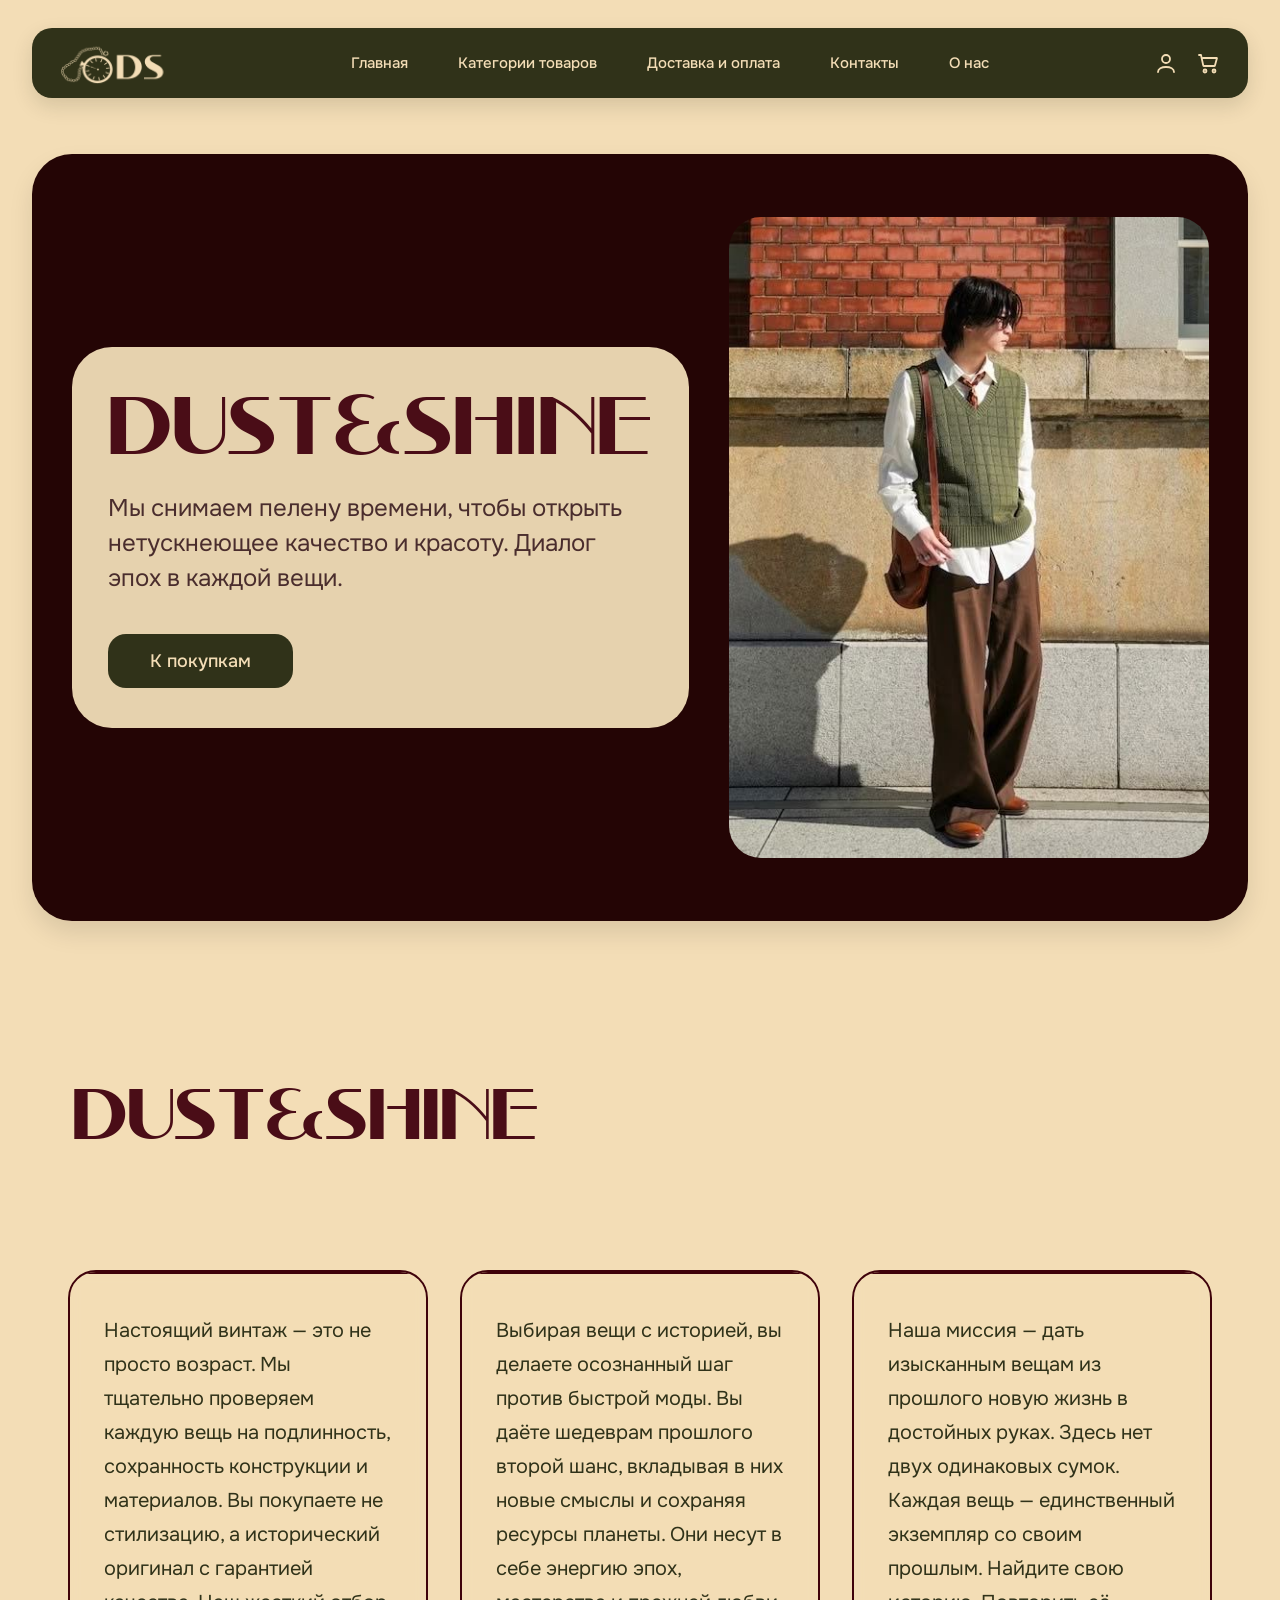
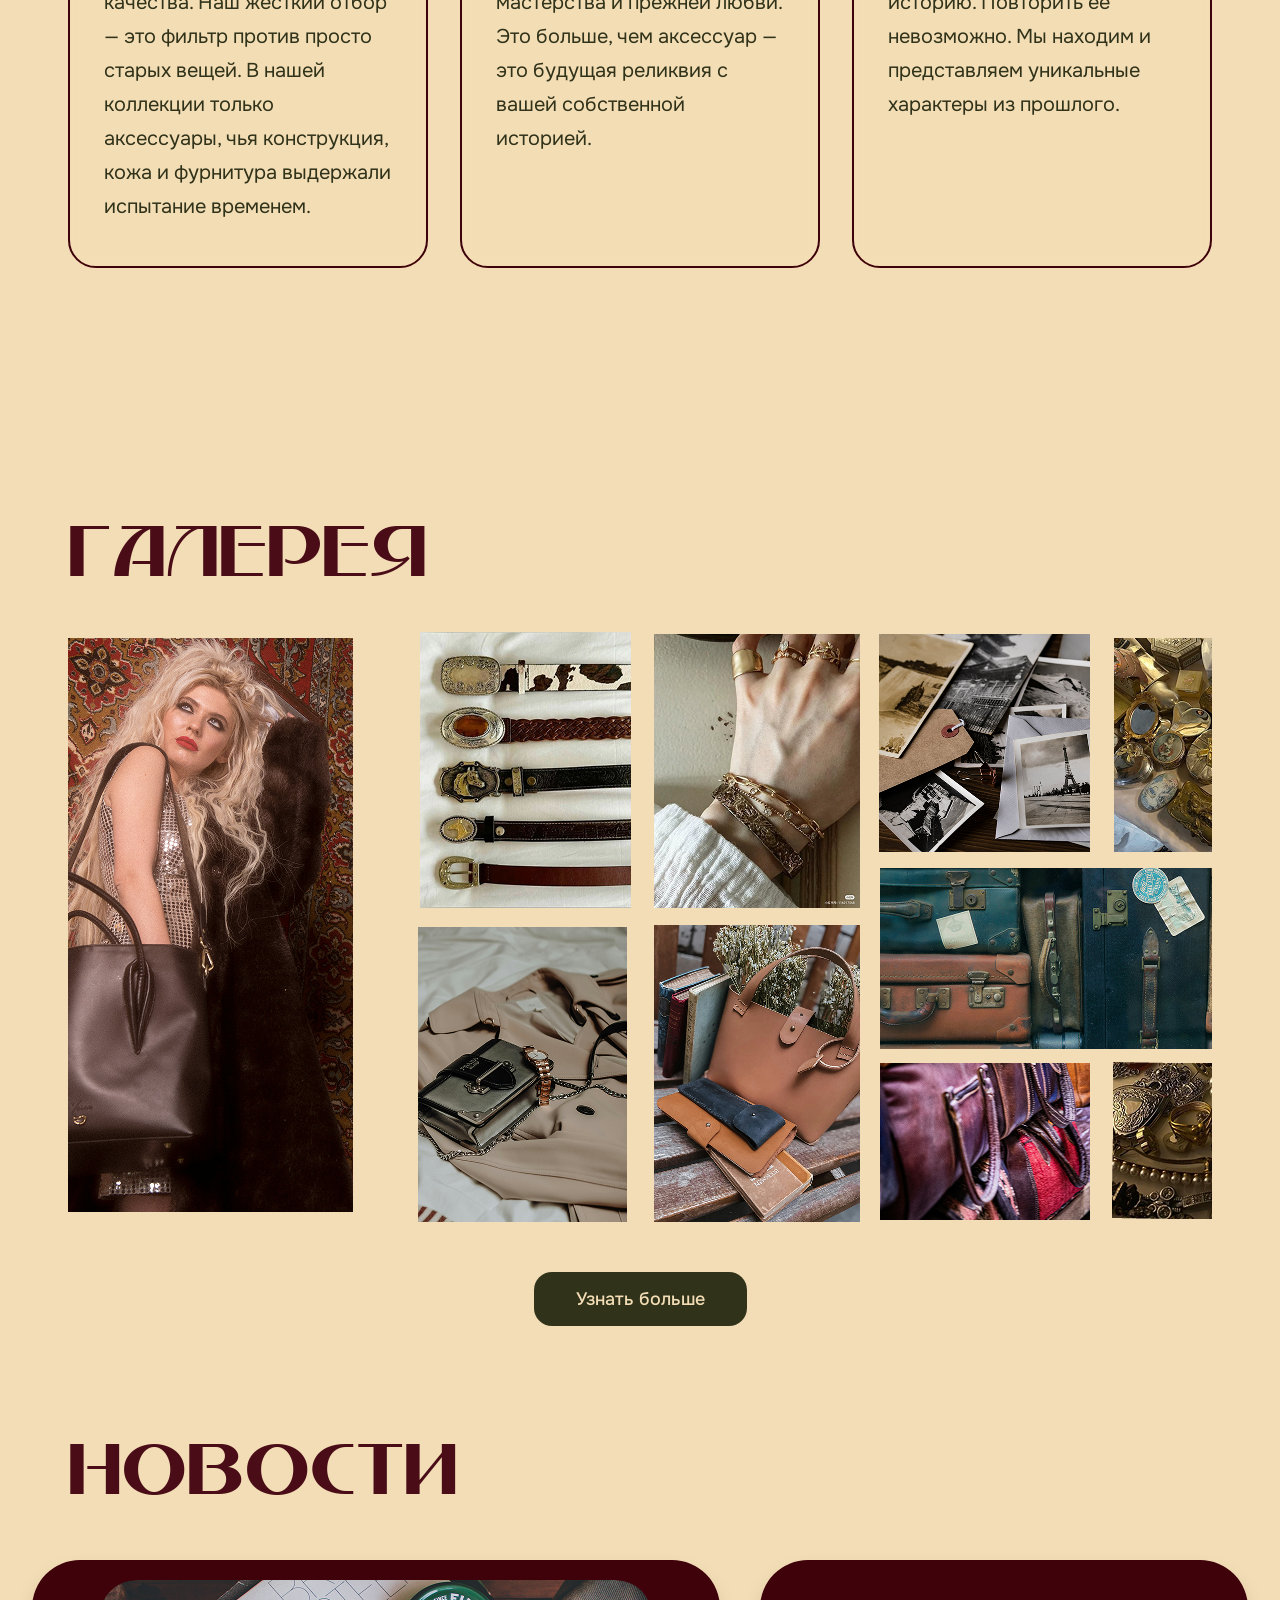
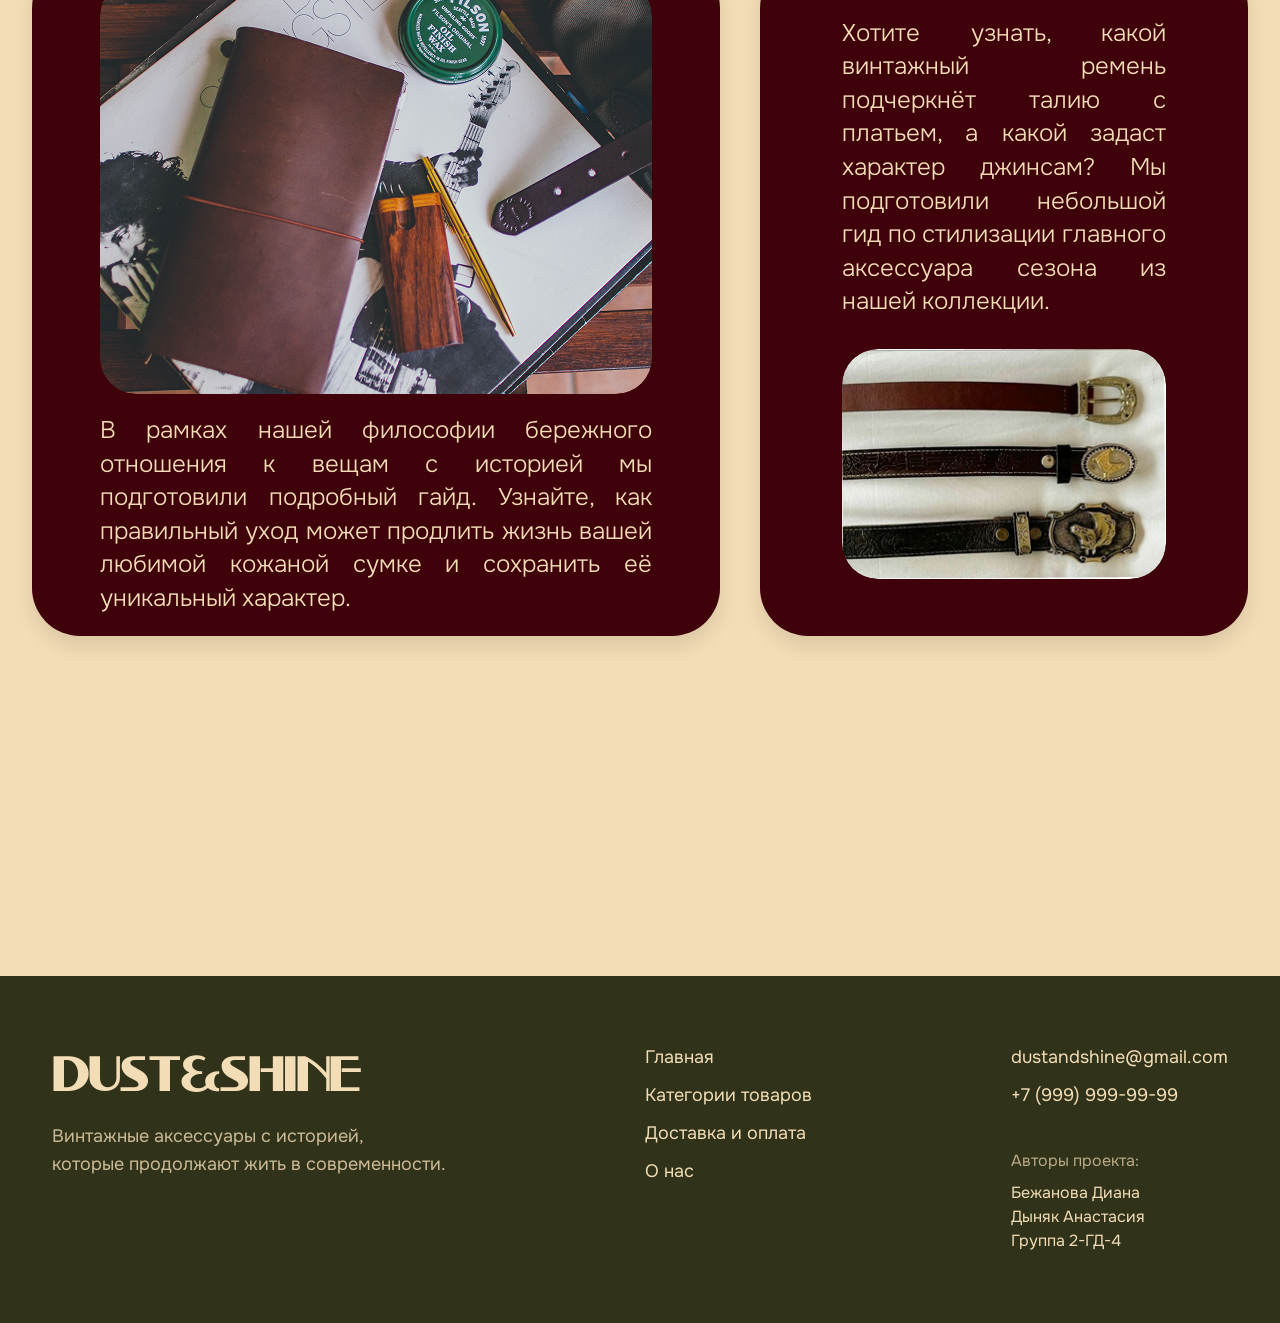
<file: index.html>
<!DOCTYPE html>
<html lang="ru">
<head>
  <meta charset="UTF-8">
  <meta name="viewport" content="width=device-width, initial-scale=1.0">
  <title>DUST&SHINE</title>

  <!-- Шрифт Onest -->
  <link rel="preconnect" href="https://fonts.googleapis.com">
  <link rel="preconnect" href="https://fonts.gstatic.com" crossorigin>
  <link href="https://fonts.googleapis.com/css2?family=Onest:wght@300;400;500;600&display=swap" rel="stylesheet">

  <!-- Основные стили -->
  <link rel="stylesheet" href="style.css">
</head>
<body>
  <div class="page">

   
    <!-- ШАПКА -->
    <header class="header">
      <a href="index.html" class="header-logo">
    <img src="images/logo.png" alt="DUST&SHINE">
  </a>
      <nav class="nav">
        <a href="index.html">Главная</a>
        <a href="category.html">Категории товаров</a>
        <a href="delivery.html">Доставка и оплата</a>
        <a href="contacs.html">Контакты</a>
        <a href="about.html">О нас</a>
      </nav>

      <div class="icons">
        <!-- Личный кабинет -->
<a href="account.html" class="icon-btn" title="Личный кабинет">
  <svg viewBox="0 0 24 24">
    <path d="M20 21c0-3.2-3.6-5-8-5s-8 1.8-8 5"></path>
    <circle cx="12" cy="8" r="4"></circle>
  </svg>
</a>
           <!-- Корзина -->
    <a href="cart.html" class="icon-btn" title="Корзина">
      <svg viewBox="0 0 24 24">
        <circle cx="9" cy="20" r="1.5"></circle>
        <circle cx="18" cy="20" r="1.5"></circle>
        <path d="M3 4h2l2.2 10.2a1 1 0 0 0 1 .8h9.8a1 1 0 0 0 1-.8L21 7H7"></path>
      </svg>
    </a>

  </div>
    </header>

    <!-- ГЛАВНЫЙ ЭКРАН (HERO) -->
    <section class="hero">
  <div class="hero-plate">   
    <div class="hero-left">
      <h1 class="hero-title">DUST&SHINE</h1>
      <p class="hero-text">
        Мы снимаем пелену времени, чтобы открыть нетускнеющее качество и красоту.
        Диалог эпох в каждой вещи.
      </p>
      <a href="category.html" class="shop-btn">К покупкам</a>
    </div>
    <div class="hero-right">
      <img src="images/hero-collage.jpg" alt="Главное фото DUST SHINE">
    </div>
  </div>
</section>

    <!-- ВТОРОЙ БЛОК DUST & SHINE -->
    <section class="second-about">
      <h2 class="second-title">DUST&SHINE</h2>
    </section>

    <!-- БЛОК О МАГАЗИНЕ С КАРТИНКОЙ -->
     <section class="info-section">

  <div class="info-card">
    <p>
      Настоящий винтаж — это не просто возраст.
      Мы тщательно проверяем каждую вещь на подлинность, сохранность конструкции и материалов.
      Вы покупаете не стилизацию, а исторический оригинал с гарантией качества.

      Наш жесткий отбор — это фильтр против просто старых вещей.
      В нашей коллекции только аксессуары, чья конструкция, кожа и фурнитура выдержали испытание временем.
    </p>
  </div>

  <div class="info-card">
    <p>
      Выбирая вещи с историей, вы делаете осознанный шаг против быстрой моды.
      Вы даёте шедеврам прошлого второй шанс, вкладывая в них новые смыслы и сохраняя ресурсы планеты.

      Они несут в себе энергию эпох, мастерства и прежней любви.
      Это больше, чем аксессуар — это будущая реликвия с вашей собственной историей.
    </p>
  </div>

  <div class="info-card">
    <p>
      Наша миссия — дать изысканным вещам из прошлого новую жизнь в достойных руках.
      Здесь нет двух одинаковых сумок.
      Каждая вещь — единственный экземпляр со своим прошлым.

      Найдите свою историю.
      Повторить её невозможно.

      Мы находим и представляем уникальные характеры из прошлого.
    </p>
  </div>

</section>

    <!-- ГАЛЕРЕЯ - обновите секцию, добавив data-modal-img -->
<section class="gallery-section">
  <div class="gallery-header">
    <h2 class="gallery-title">ГАЛЕРЕЯ</h2>
  </div>
  
  <div class="gallery-image-wrapper" data-modal-img="images/galereeya.png">
    <img src="images/galereeya.png" alt="Большое фото галереи" class="gallery-main-img">
  </div>
  
  <div class="gallery-button-wrapper">
    <a href="about.html" class="shop-btn">Узнать больше</a>
  </div>
</section>

<!-- НОВОСТИ - обновите, добавив data-modal-img к оберткам изображений -->
<section class="news-section">
  <div class="news-header">
    <h2 class="news-title">НОВОСТИ</h2>
  </div>

  <div class="news-grid">
    <!-- ПЕРВАЯ НОВОСТЬ -->
    <a href="article1.html" class="news-card news-card-large">

  <div class="news-img-wrapper" data-modal-img="images/novosty.png">
    <img src="images/novosty.png" alt="Новость 1">
  </div>

  <div class="news-text-wrapper">
    <p>
      В рамках нашей философии бережного отношения к вещам с историей мы подготовили подробный гайд. 
      Узнайте, как правильный уход может продлить жизнь вашей любимой кожаной сумке и сохранить её уникальный характер.
    </p>
  </div>

</a>
   <a href="article2.html" class="news-card news-card-small">

  <div class="news-text-wrapper">
    <p>
      Хотите узнать, какой винтажный ремень подчеркнёт талию с платьем, а какой задаст характер джинсам? 
      Мы подготовили небольшой гид по стилизации главного аксессуара сезона из нашей коллекции.
    </p>
  </div>

  <div class="news-img-wrapper" data-modal-img="images/galrrry.jpg">
    <img src="images/remennn.jpg" alt="Новость 2">
  </div>

</a>
</section>

<!-- Добавьте модальное окно перед закрывающим тегом body -->
<div class="image-modal" id="imageModal">
  <div class="modal-close" id="modalClose">
    <svg viewBox="0 0 24 24" fill="none" stroke="currentColor" stroke-width="2" stroke-linecap="round" stroke-linejoin="round">
      <line x1="18" y1="6" x2="6" y2="18"></line>
      <line x1="6" y1="6" x2="18" y2="18"></line>
    </svg>
  </div>
  <img class="modal-content" id="modalImage" alt="Увеличенное изображение">
</div>

<script>
  // Скрипт для увеличения изображений при клике
  (function() {
    const modal = document.getElementById('imageModal');
    const modalImg = document.getElementById('modalImage');
    const closeBtn = document.getElementById('modalClose');
    
    // Находим все элементы, у которых есть атрибут data-modal-img
    const clickableImages = document.querySelectorAll('[data-modal-img]');
    
    // Функция открытия модального окна
    function openModal(imgSrc, altText) {
      modalImg.src = imgSrc;
      modalImg.alt = altText || 'Увеличенное изображение';
      modal.classList.add('active');
      document.body.style.overflow = 'hidden'; // Блокируем скролл фона
    }
    
    // Функция закрытия модального окна
    function closeModal() {
      modal.classList.remove('active');
      document.body.style.overflow = ''; // Возвращаем скролл
      // Очищаем src для оптимизации
      setTimeout(() => {
        if (!modal.classList.contains('active')) {
          modalImg.src = '';
        }
      }, 300);
    }
    
    // Добавляем обработчики клика на все кликабельные изображения
    clickableImages.forEach(container => {
      // Находим изображение внутри контейнера
      const img = container.querySelector('img');
      if (img) {
        container.addEventListener('click', (e) => {
          e.stopPropagation();
          const imgSrc = img.getAttribute('src');
          const imgAlt = img.getAttribute('alt');
          if (imgSrc) {
            openModal(imgSrc, imgAlt);
          }
        });
      } else {
        // Если изображение напрямую указано в data-modal-img
        const directSrc = container.getAttribute('data-modal-img');
        if (directSrc) {
          container.addEventListener('click', (e) => {
            e.stopPropagation();
            openModal(directSrc, 'Изображение');
          });
        }
      }
    });
    
    // Закрытие по клику на фон
    modal.addEventListener('click', (e) => {
      if (e.target === modal) {
        closeModal();
      }
    });
    
    // Закрытие по кнопке
    if (closeBtn) {
      closeBtn.addEventListener('click', closeModal);
    }
    
    // Закрытие по клавише Escape
    document.addEventListener('keydown', (e) => {
      if (e.key === 'Escape' && modal.classList.contains('active')) {
        closeModal();
      }
    });
    
    // Предотвращаем всплытие клика по изображению
    if (modalImg) {
      modalImg.addEventListener('click', (e) => {
        e.stopPropagation();
      });
    }
  })();
</script>
  </div>
  <!-- МОДАЛЬНОЕ ОКНО ОФОРМЛЕНИЯ -->
<div class="modal-overlay" id="checkoutModal">

  <div class="modal">

    <h2>Оформление заказа</h2>

    <!-- ШАГ 1 -->
    <div class="step" id="step1">
      <input type="text" placeholder="ФИО" id="name">
      <input type="text" placeholder="Номер телефона" id="phone">

      <button onclick="nextStep(2)">Далее</button>
    </div>

    <!-- ШАГ 2 -->
    <div class="step hidden" id="step2">
      <h3>Способ доставки</h3>

      <label><input type="radio" name="delivery" value="courier"> Доставка курьером</label>
      <label><input type="radio" name="delivery" value="pickup"> Самовывоз</label>
      <label><input type="radio" name="delivery" value="post"> Почтовое отделение</label>

      <button onclick="nextStep(3)">Далее</button>
    </div>

    <!-- ШАГ 3 -->
    <div class="step hidden" id="step3">
      <h3>Способ оплаты</h3>

      <label><input type="radio" name="payment" value="card"> Картой на сайте</label>
      <label><input type="radio" name="payment" value="cash"> Наличными при получении</label>

      <button onclick="finishOrder()">Оформить</button>
    </div>

    <!-- ШАГ 4 -->
    <div class="step hidden" id="step4">
      <div class="success">
        ✅ Заказ оформлен! Ожидайте доставку
      </div>
    </div>

  </div>

</div>
<script>
let currentStep = 1;

const modal = document.getElementById('checkoutModal');

const checkoutBtn = document.querySelector('.checkout-btn');

if (checkoutBtn) {
  checkoutBtn.addEventListener('click', () => {
    modal.style.display = 'flex';
  });
}

function nextStep(step) {
  document.getElementById('step' + currentStep).classList.add('hidden');
  document.getElementById('step' + step).classList.remove('hidden');
  currentStep = step;
}

function finishOrder() {
  document.getElementById('step3').classList.add('hidden');
  document.getElementById('step4').classList.remove('hidden');

  setTimeout(() => {
    modal.style.display = 'none';

    // сброс
    document.getElementById('step4').classList.add('hidden');
    document.getElementById('step1').classList.remove('hidden');
    currentStep = 1;

  }, 2000);
}
</script>
</body>
<footer class="footer">

  <div class="footer-content">

    <!-- ЛЕВАЯ ЧАСТЬ -->
    <div class="footer-left">

      <h2>DUST&SHINE</h2>

      <p>
        Винтажные аксессуары с историей,<br>
        которые продолжают жить в современности.
      </p>

    </div>

    <!-- ЦЕНТР -->
    <div class="footer-center">

      <a href="index.html">Главная</a>
      <a href="category.html">Категории товаров</a>
      <a href="delivery.html">Доставка и оплата</a>
      <a href="about.html">О нас</a>

    </div>

    <!-- ПРАВАЯ ЧАСТЬ -->
    <div class="footer-right">

  <p>dustandshine@gmail.com</p>
  <p>+7 (999) 999-99-99</p>

  <div class="footer-authors">
    <span>Авторы проекта:</span>
    <p>Бежанова Диана</p>
    <p>Дыняк Анастасия</p>
    <p>Группа 2-ГД-4</p>
  </div>

</div>

  </div>

</footer>
</html>
</file>
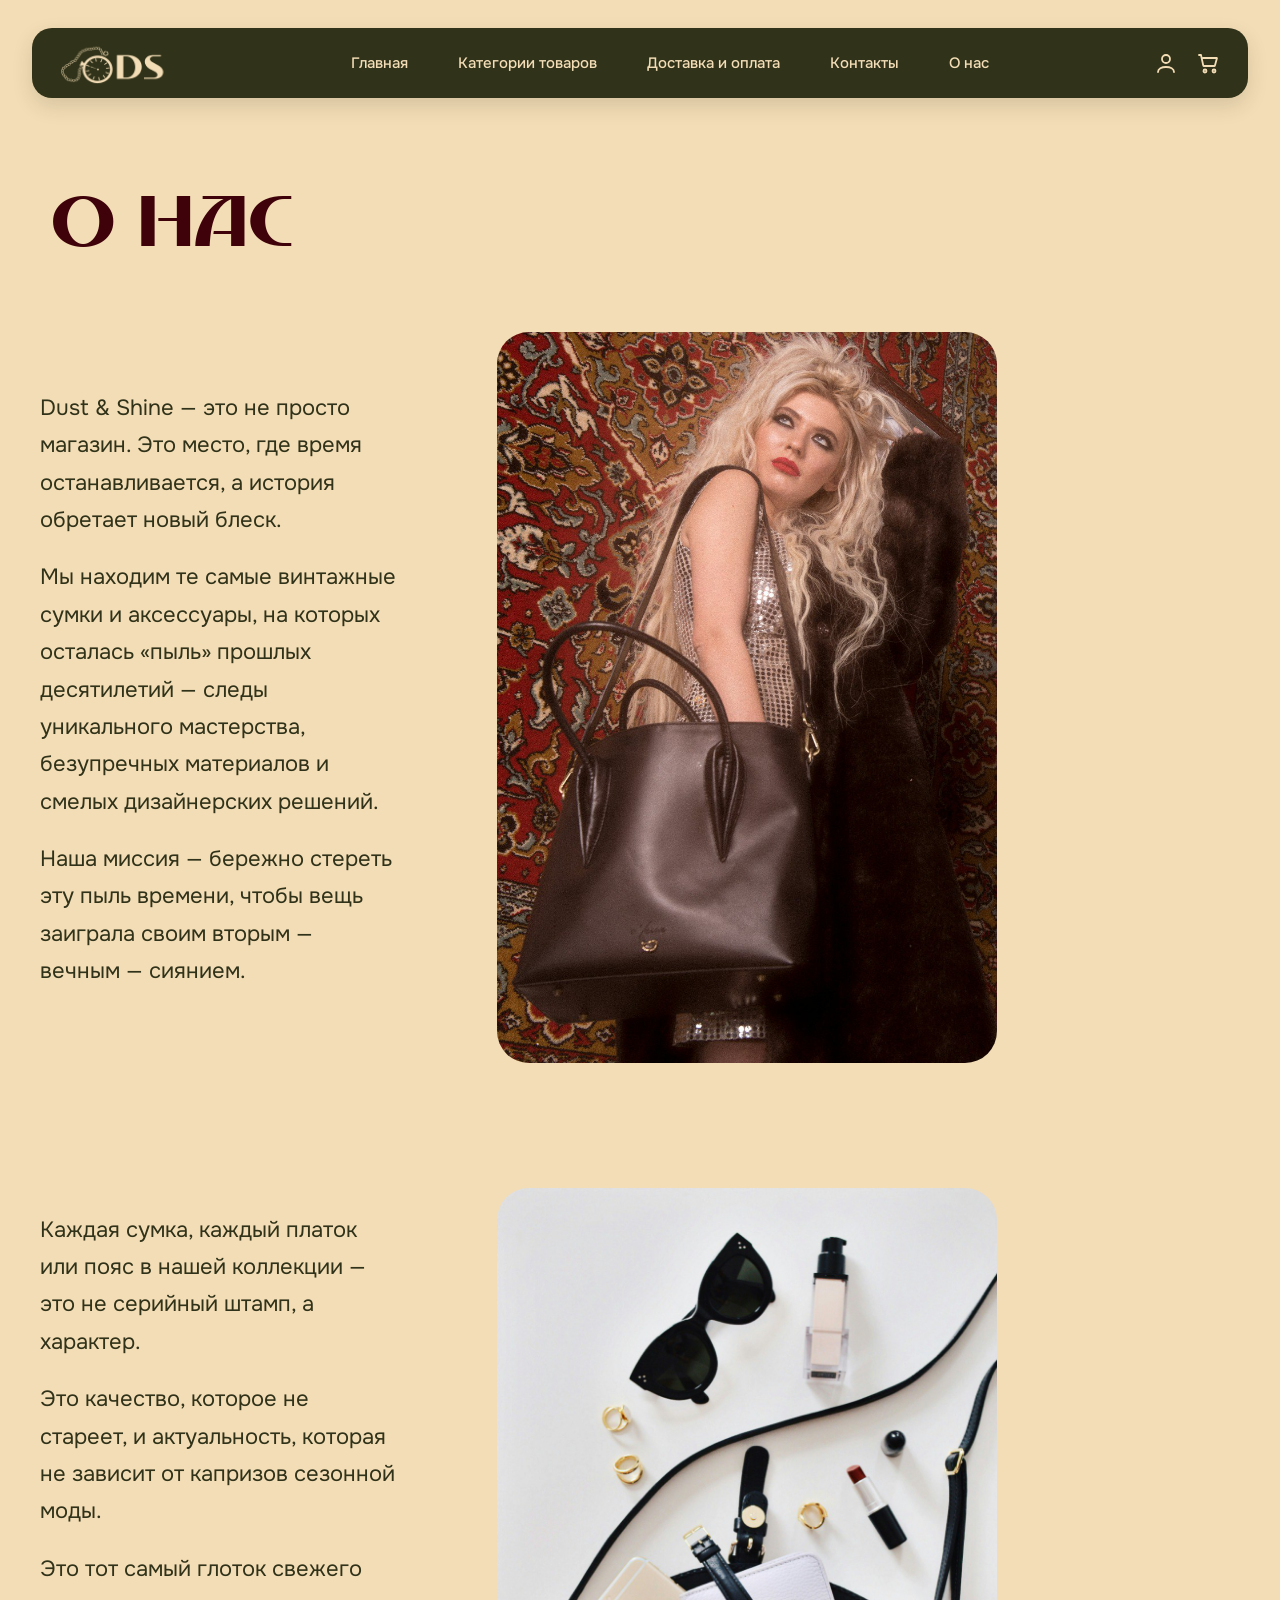
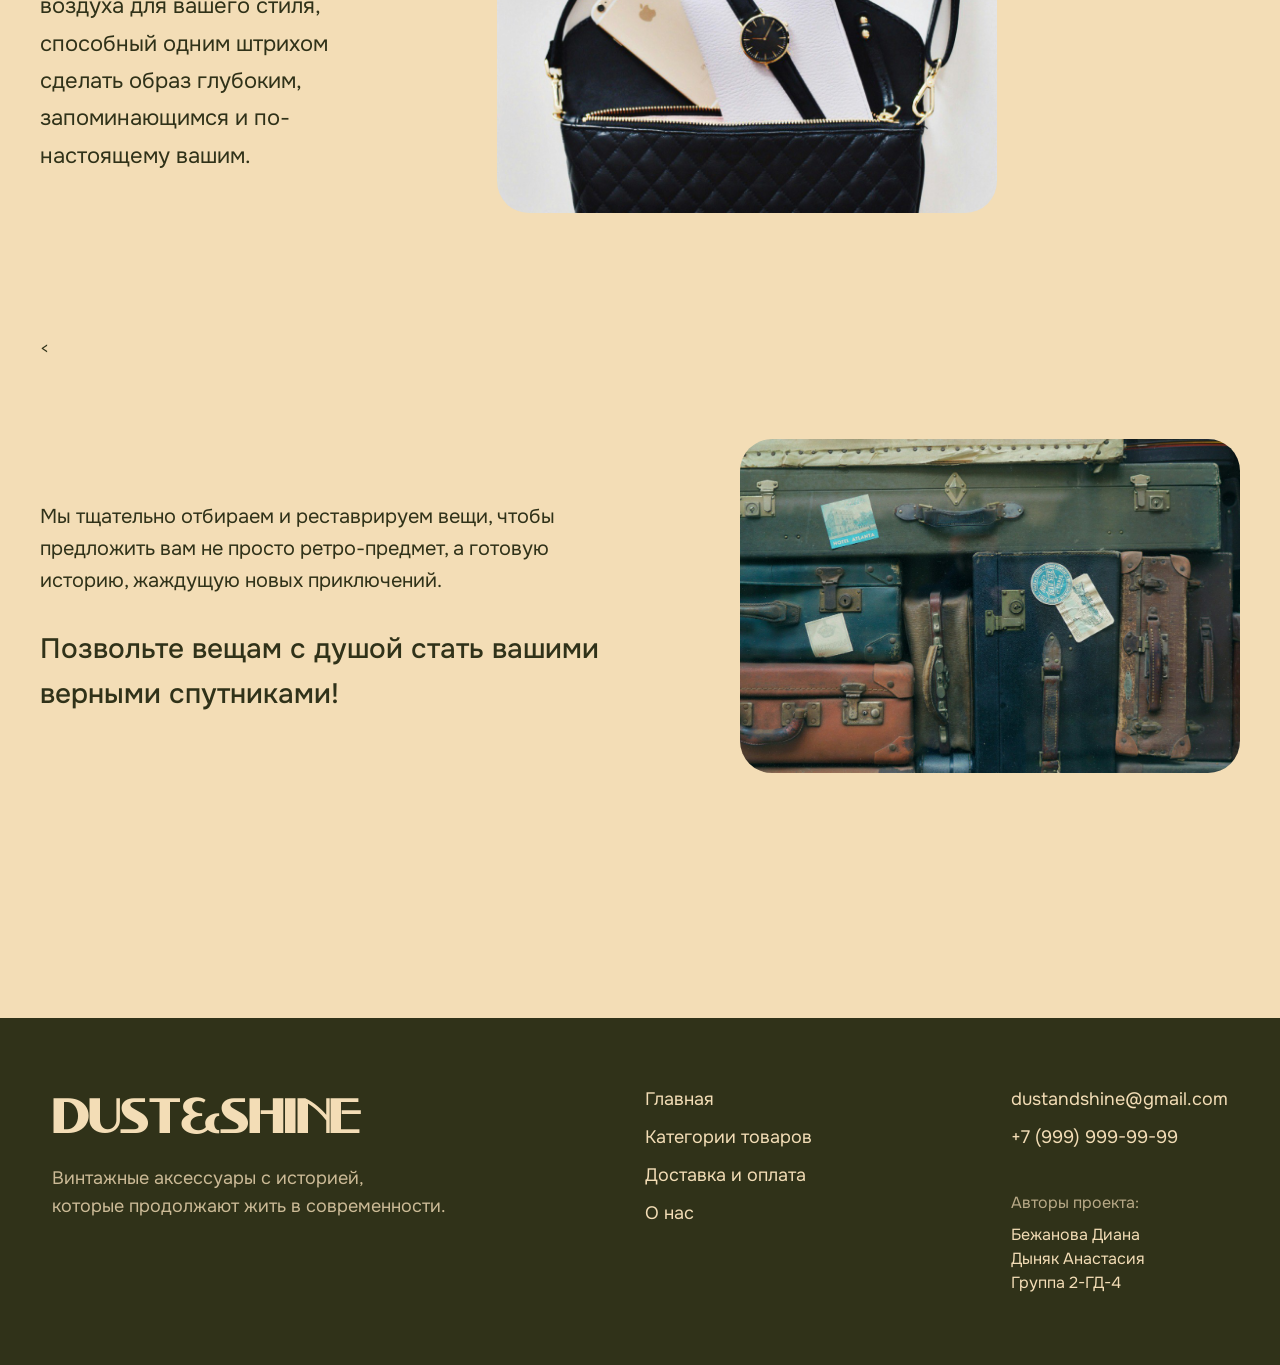
<file: about.html>
<!DOCTYPE html>
<html lang="ru">
<head>
  <meta charset="UTF-8">
  <meta name="viewport" content="width=device-width, initial-scale=1.0">
  <title>О нас | DUST&SHINE</title>

  <link rel="preconnect" href="https://fonts.googleapis.com">
  <link rel="preconnect" href="https://fonts.gstatic.com" crossorigin>
  <link href="https://fonts.googleapis.com/css2?family=Onest:wght@300;400;500;600&display=swap" rel="stylesheet">

  <link rel="stylesheet" href="style.css">
</head>
<body>
  <div class="page">


    <!-- ШАПКА -->
<header class="header">
  <a href="index.html" class="header-logo">
    <img src="images/logo.png" alt="DUST&SHINE">
  </a>
  <nav class="nav">
    <a href="index.html">Главная</a>
    <a href="category.html">Категории товаров</a>
    <a href="delivery.html">Доставка и оплата</a>
    <a href="contacs.html">Контакты</a>
    <a href="about.html">О нас</a>
  </nav>
  <div class="icons">
    <!-- Личный кабинет -->
    <div class="icon-btn" title="Личный кабинет">
      <svg viewBox="0 0 24 24">
        <path d="M20 21c0-3.2-3.6-5-8-5s-8 1.8-8 5"></path>
        <circle cx="12" cy="8" r="4"></circle>
      </svg>
    </div>

    <!-- Корзина (теперь ссылка) -->
    <a href="cart.html" class="icon-btn" title="Корзина">
      <svg viewBox="0 0 24 24">
        <circle cx="9" cy="20" r="1.5"></circle>
        <circle cx="18" cy="20" r="1.5"></circle>
        <path d="M3 4h2l2.2 10.2a1 1 0 0 0 1 .8h9.8a1 1 0 0 0 1-.8L21 7H7"></path>
      </svg>
    </a>
  </div>
</header>

    <!-- ОСНОВНОЙ БЛОК -->
    <section class="about">

      <h1 class="about-title">О нас</h1>

      <!-- ПЕРВЫЙ БЛОК -->
      <div class="about-block fade-in">
        <div class="about-text">
          <p>
            Dust & Shine — это не просто магазин. Это место, где время останавливается, а история обретает новый блеск.
          </p>
          <p>
            Мы находим те самые винтажные сумки и аксессуары, на которых осталась «пыль» прошлых десятилетий — следы уникального мастерства, безупречных материалов и смелых дизайнерских решений.
          </p>
          <p>
            Наша миссия — бережно стереть эту пыль времени, чтобы вещь заиграла своим вторым — вечным — сиянием.
          </p>
        </div>

        <div class="about-image">
          <img src="images/about1.jpg" alt="Винтаж аксессуар">
        </div>
      </div>

      <!-- ВТОРОЙ БЛОК -->
      <div class="about-block reverse fade-in">
        <div class="about-image">
          <img src="images/about2.jpg" alt="Детали винтажа">
        </div>

        <div class="about-text">
          <p>
            Каждая сумка, каждый платок или пояс в нашей коллекции — это не серийный штамп, а характер.
          </p>
          <p>
            Это качество, которое не стареет, и актуальность, которая не зависит от капризов сезонной моды.
          </p>
          <p>
            Это тот самый глоток свежего воздуха для вашего стиля, способный одним штрихом сделать образ глубоким, запоминающимся и по-настоящему вашим.
          </p>
        </div>
      </div>

      <!-- ТРЕТИЙ БЛОК -->
      <<div class="about-final fade-in">
        <div class="about-final-text">
          <p>
            Мы тщательно отбираем и реставрируем вещи, чтобы предложить вам не просто ретро-предмет, а готовую историю, жаждущую новых приключений.
          </p>
          <h2>Позвольте вещам с душой стать вашими верными спутниками!</h2>
        </div>

        <div class="about-final-image">
          <img src="images/about3.jpg" alt="Винтаж стиль">
        </div>
      </div>

    </section>

  </div>
</body>
<script>
  const elements = document.querySelectorAll('.fade-in');

  const observer = new IntersectionObserver((entries) => {
    entries.forEach(entry => {
      if (entry.isIntersecting) {
        entry.target.classList.add('show');
      }
    });
  }, { threshold: 0.2 });

  elements.forEach(el => observer.observe(el));
</script>
<footer class="footer">

  <div class="footer-content">

    <!-- ЛЕВАЯ ЧАСТЬ -->
    <div class="footer-left">

      <h2>DUST&SHINE</h2>

      <p>
        Винтажные аксессуары с историей,<br>
        которые продолжают жить в современности.
      </p>

    </div>

    <!-- ЦЕНТР -->
    <div class="footer-center">

      <a href="index.html">Главная</a>
      <a href="category.html">Категории товаров</a>
      <a href="delivery.html">Доставка и оплата</a>
      <a href="about.html">О нас</a>

    </div>

    <!-- ПРАВАЯ ЧАСТЬ -->
    <div class="footer-right">

  <p>dustandshine@gmail.com</p>
  <p>+7 (999) 999-99-99</p>

  <div class="footer-authors">
    <span>Авторы проекта:</span>
    <p>Бежанова Диана</p>
    <p>Дыняк Анастасия</p>
    <p>Группа 2-ГД-4</p>
  </div>

</div>

  </div>

</footer>
</html>
</file>
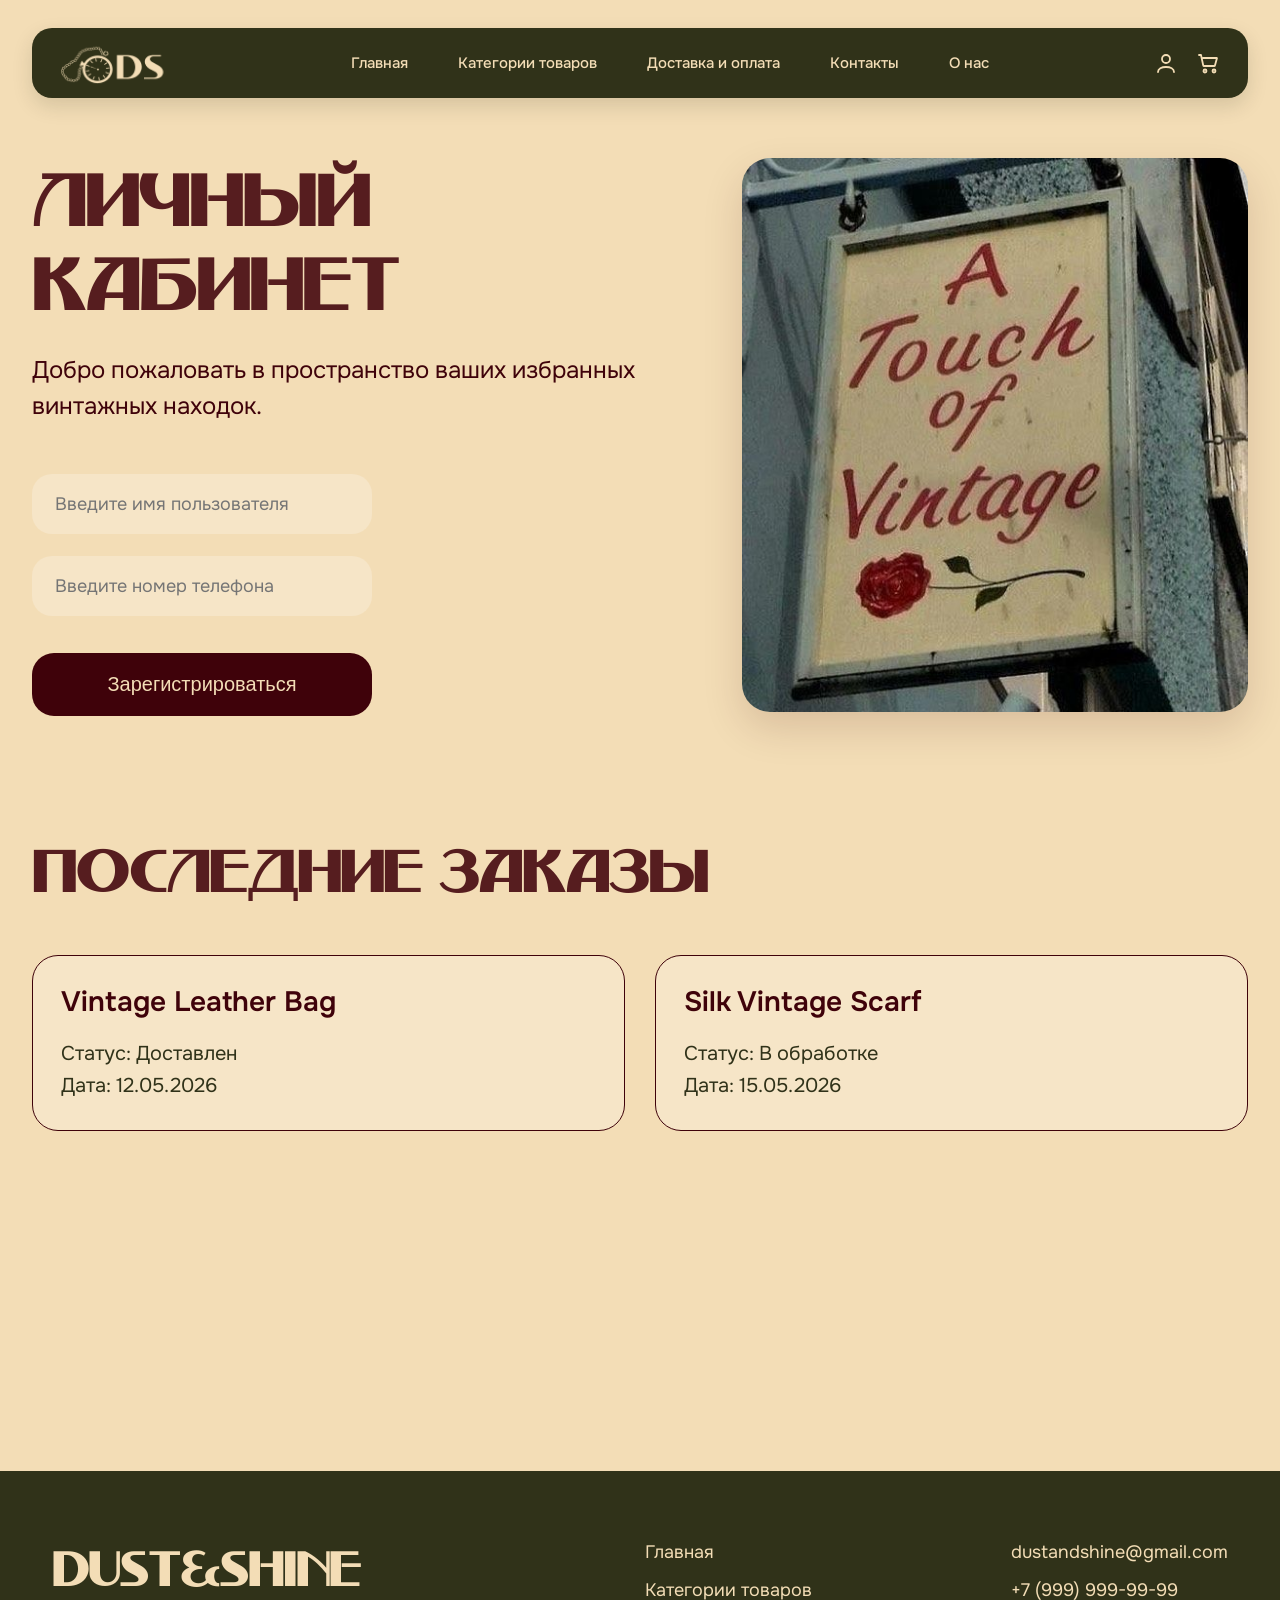
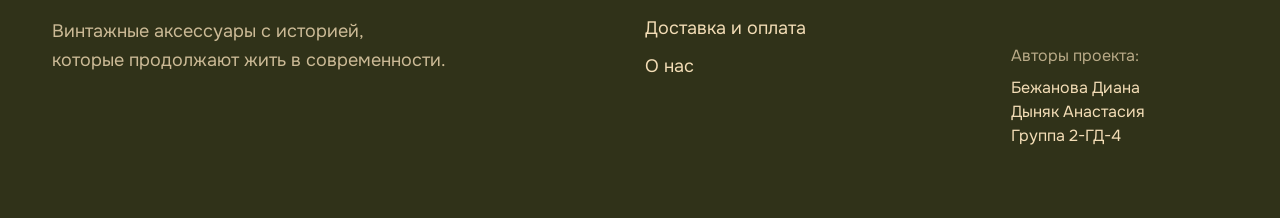
<file: account.html>
<!DOCTYPE html>
<html lang="ru">
<head>
  <meta charset="UTF-8">
  <meta name="viewport" content="width=device-width, initial-scale=1.0">
  <title>Личный кабинет | DUST&SHINE</title>

  <link rel="preconnect" href="https://fonts.googleapis.com">
  <link rel="preconnect" href="https://fonts.gstatic.com" crossorigin>
  <link href="https://fonts.googleapis.com/css2?family=Onest:wght@300;400;500;600&display=swap" rel="stylesheet">

  <!-- Основные стили (общие для всего сайта) -->
  <link rel="stylesheet" href="style.css">

  <style>
    /* Дополнительные стили только для страницы аккаунта */
    .account-page {
      width: 1360px;
      margin: 60px auto 100px;  /* отступ сверху, чтобы не прилипало к шапке */
      padding-top: 0;
      padding-bottom: 0;
    }

    .account-header {
      display: flex;
      justify-content: space-between;
      align-items: flex-start;
      gap: 90px;
      margin-bottom: 120px;
    }

    .account-info {
      max-width: 620px;
    }

    .account-title {
      font-family: 'Beladonna Modern', serif;
      font-size: 64px;
      color: #561D1F;
      margin-bottom: 26px;
    }

    .account-subtitle {
      font-size: 24px;
      line-height: 1.5;
      margin-bottom: 50px;
      color: #3F020A;
    }

    .account-form {
      display: flex;
      flex-direction: column;
      gap: 22px;
    }

    .account-input {
      width: 340px;
      padding: 18px 22px;
      border: none;
      border-radius: 20px;
      background: #F6E5C7;
      font-family: 'Onest', sans-serif;
      font-size: 18px;
      color: #3F020A;
      outline: none;
      border: 1.5px solid transparent;
      transition: 0.3s ease;
    }

    .account-input:focus {
      border-color: #561D1F;
    }

    .account-submit {
      width: 340px;
      background: #3F020A;
      color: #F3DDB6;
      text-decoration: none;
      padding: 20px 28px;
      border-radius: 22px;
      font-size: 20px;
      font-weight: 500;
      transition: 0.3s ease;
      border: none;
      cursor: pointer;
    }

    .account-submit:hover {
      transform: translateY(-4px);
      box-shadow: 0 12px 24px rgba(63, 2, 10, 0.12);
    }

    .account-image img {
      width: 520px;
      height: 700px;
      object-fit: cover;
      border-radius: 28px;
      box-shadow: 0 16px 40px rgba(63, 2, 10, 0.14);
    }

    .orders-title {
      font-family: 'Beladonna Modern', serif;
      font-size: 52px;
      color: #561D1F;
      margin-bottom: 50px;
    }

    .orders-grid {
      display: grid;
      grid-template-columns: repeat(2, 1fr);
      gap: 30px;
    }

    .order-card {
      background: #F6E5C7;
      border: 1.5px solid #3F020A;
      border-radius: 26px;
      padding: 28px;
    }

    .order-name {
      font-size: 28px;
      font-weight: 600;
      margin-bottom: 18px;
      color: #3F020A;
    }

    .order-info {
      font-size: 20px;
      line-height: 1.6;
    }

    @media (max-width: 1450px) {
      .account-page {
        width: 95%;
      }
      .account-image img {
        width: 100%;
        height: auto;
        max-width: 520px;
      }
    }

    @media (max-width: 1100px) {
      .account-header {
        flex-direction: column;
        align-items: center;
        text-align: center;
        gap: 40px;
      }
      .account-info {
        text-align: center;
      }
      .account-form {
        align-items: center;
      }
      .orders-grid {
        grid-template-columns: 1fr;
      }
      .account-title {
        font-size: 48px;
      }
      .orders-title {
        font-size: 40px;
        text-align: center;
      }
    }
  </style>
</head>
<body>
<div class="page">
  <!-- ШАПКА (исправленная, с логотипом внутри) -->
  <header class="header">
    <a href="index.html" class="header-logo">
      <img src="images/logo.png" alt="DUST&SHINE">
    </a>
    <nav class="nav">
      <a href="index.html">Главная</a>
      <a href="category.html">Категории товаров</a>
      <a href="delivery.html">Доставка и оплата</a>
      <a href="contacs.html">Контакты</a>
      <a href="about.html">О нас</a>
    </nav>
    <div class="icons">
      <a href="account.html" class="icon-btn" title="Личный кабинет">
        <svg viewBox="0 0 24 24">
          <path d="M20 21c0-3.2-3.6-5-8-5s-8 1.8-8 5"></path>
          <circle cx="12" cy="8" r="4"></circle>
        </svg>
      </a>
      <a href="cart.html" class="icon-btn" title="Корзина">
        <svg viewBox="0 0 24 24">
          <circle cx="9" cy="20" r="1.5"></circle>
          <circle cx="18" cy="20" r="1.5"></circle>
          <path d="M3 4h2l2.2 10.2a1 1 0 0 0 1 .8h9.8a1 1 0 0 0 1-.8L21 7H7"></path>
        </svg>
      </a>
    </div>
  </header>

  <main class="account-page">
    <section class="account-header">
      <div class="account-info">
        <h1 class="account-title">Личный кабинет</h1>
        <p class="account-subtitle">Добро пожаловать в пространство ваших избранных винтажных находок.</p>
        <form class="account-form">
          <input type="text" placeholder="Введите имя пользователя" class="account-input">
          <input type="tel" placeholder="Введите номер телефона" class="account-input">
          <button type="submit" class="account-submit">Зарегистрироваться</button>
        </form>
      </div>
      <div class="account-image">
        <img src="images/account-photo.jpg" alt="Винтажный образ">
      </div>
    </section>

    <section class="orders">
      <h2 class="orders-title">Последние заказы</h2>
      <div class="orders-grid">
        <div class="order-card">
          <h3 class="order-name">Vintage Leather Bag</h3>
          <p class="order-info">Статус: Доставлен<br>Дата: 12.05.2026</p>
        </div>
        <div class="order-card">
          <h3 class="order-name">Silk Vintage Scarf</h3>
          <p class="order-info">Статус: В обработке<br>Дата: 15.05.2026</p>
        </div>
      </div>
    </section>
  </main>
</div>

<footer class="footer">
  <div class="footer-content">
    <div class="footer-left">
      <h2>DUST&SHINE</h2>
      <p>Винтажные аксессуары с историей,<br>которые продолжают жить в современности.</p>
    </div>
    <div class="footer-center">
      <a href="index.html">Главная</a>
      <a href="category.html">Категории товаров</a>
      <a href="delivery.html">Доставка и оплата</a>
      <a href="about.html">О нас</a>
    </div>
    <div class="footer-right">
      <p>dustandshine@gmail.com</p>
      <p>+7 (999) 999-99-99</p>
      <div class="footer-authors">
        <span>Авторы проекта:</span>
        <p>Бежанова Диана</p>
        <p>Дыняк Анастасия</p>
        <p>Группа 2-ГД-4</p>
      </div>
    </div>
  </div>
</footer>
</body>
</html>
</file>
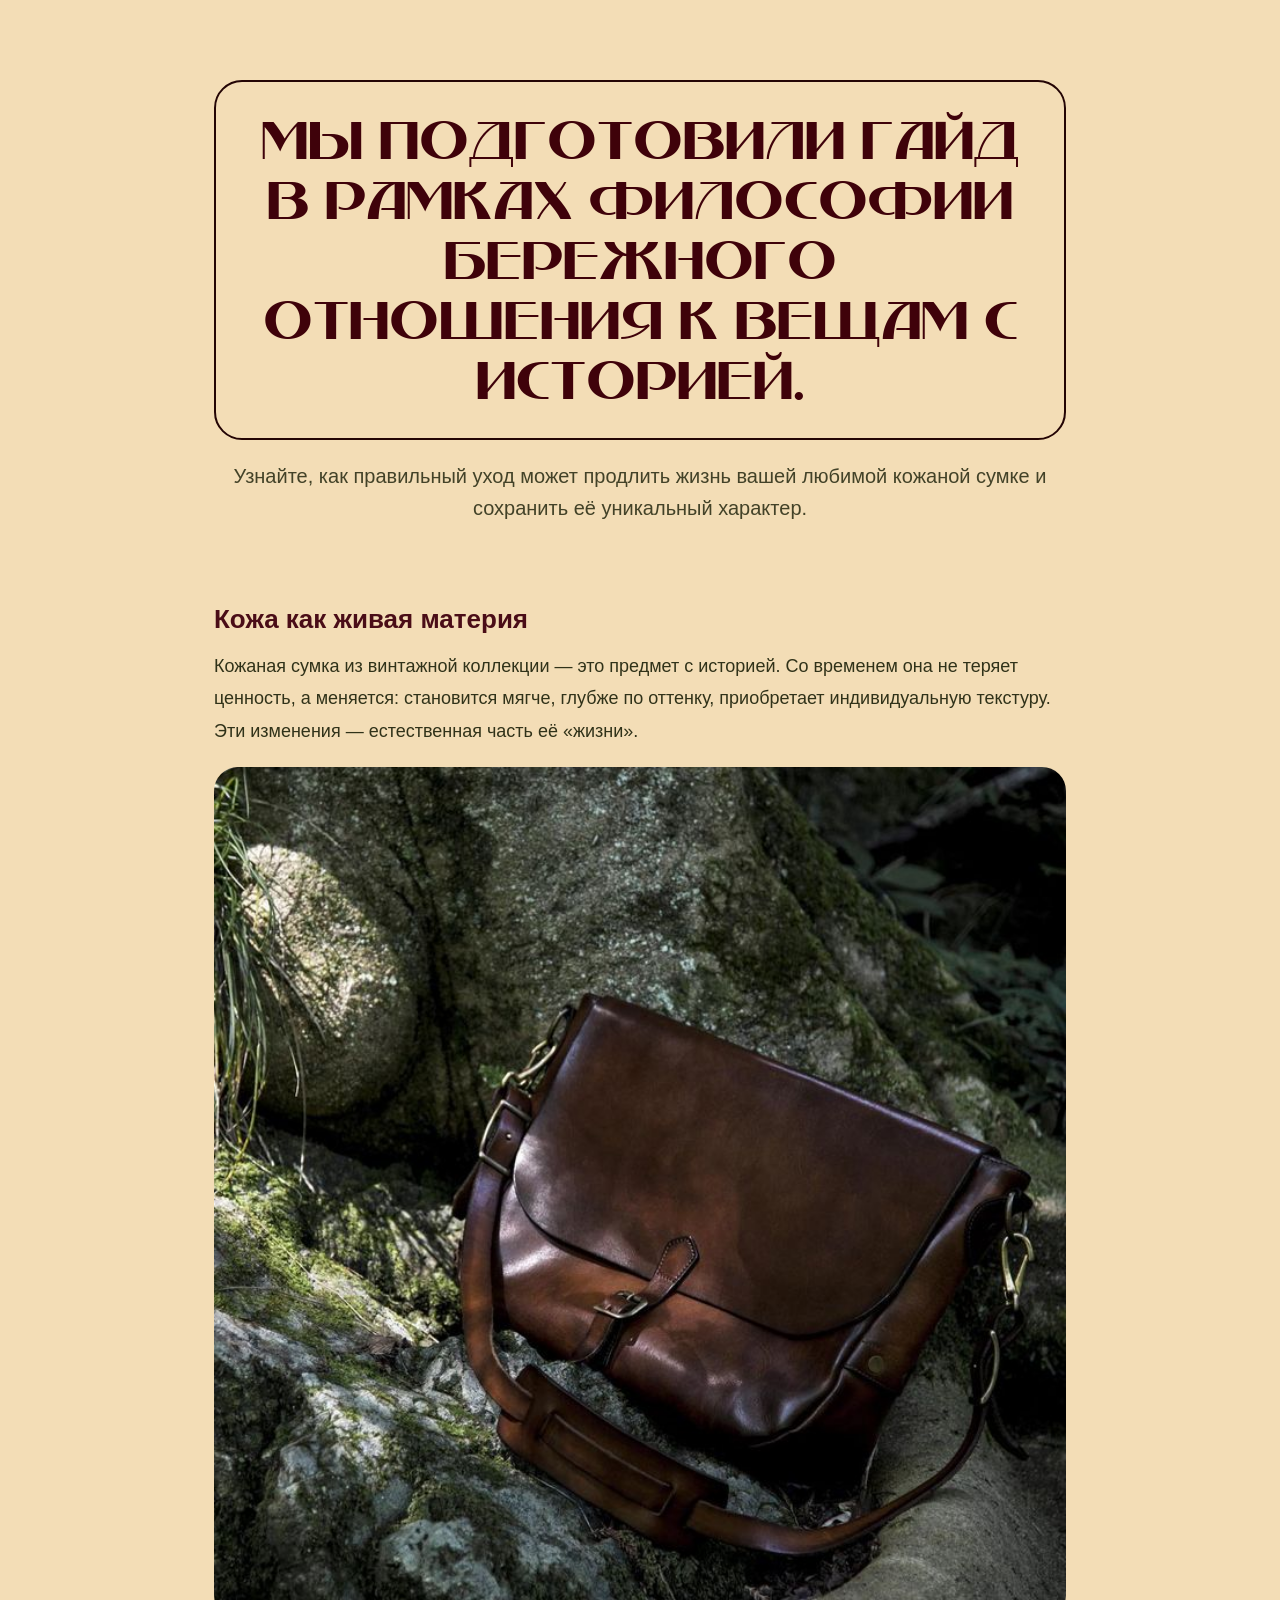
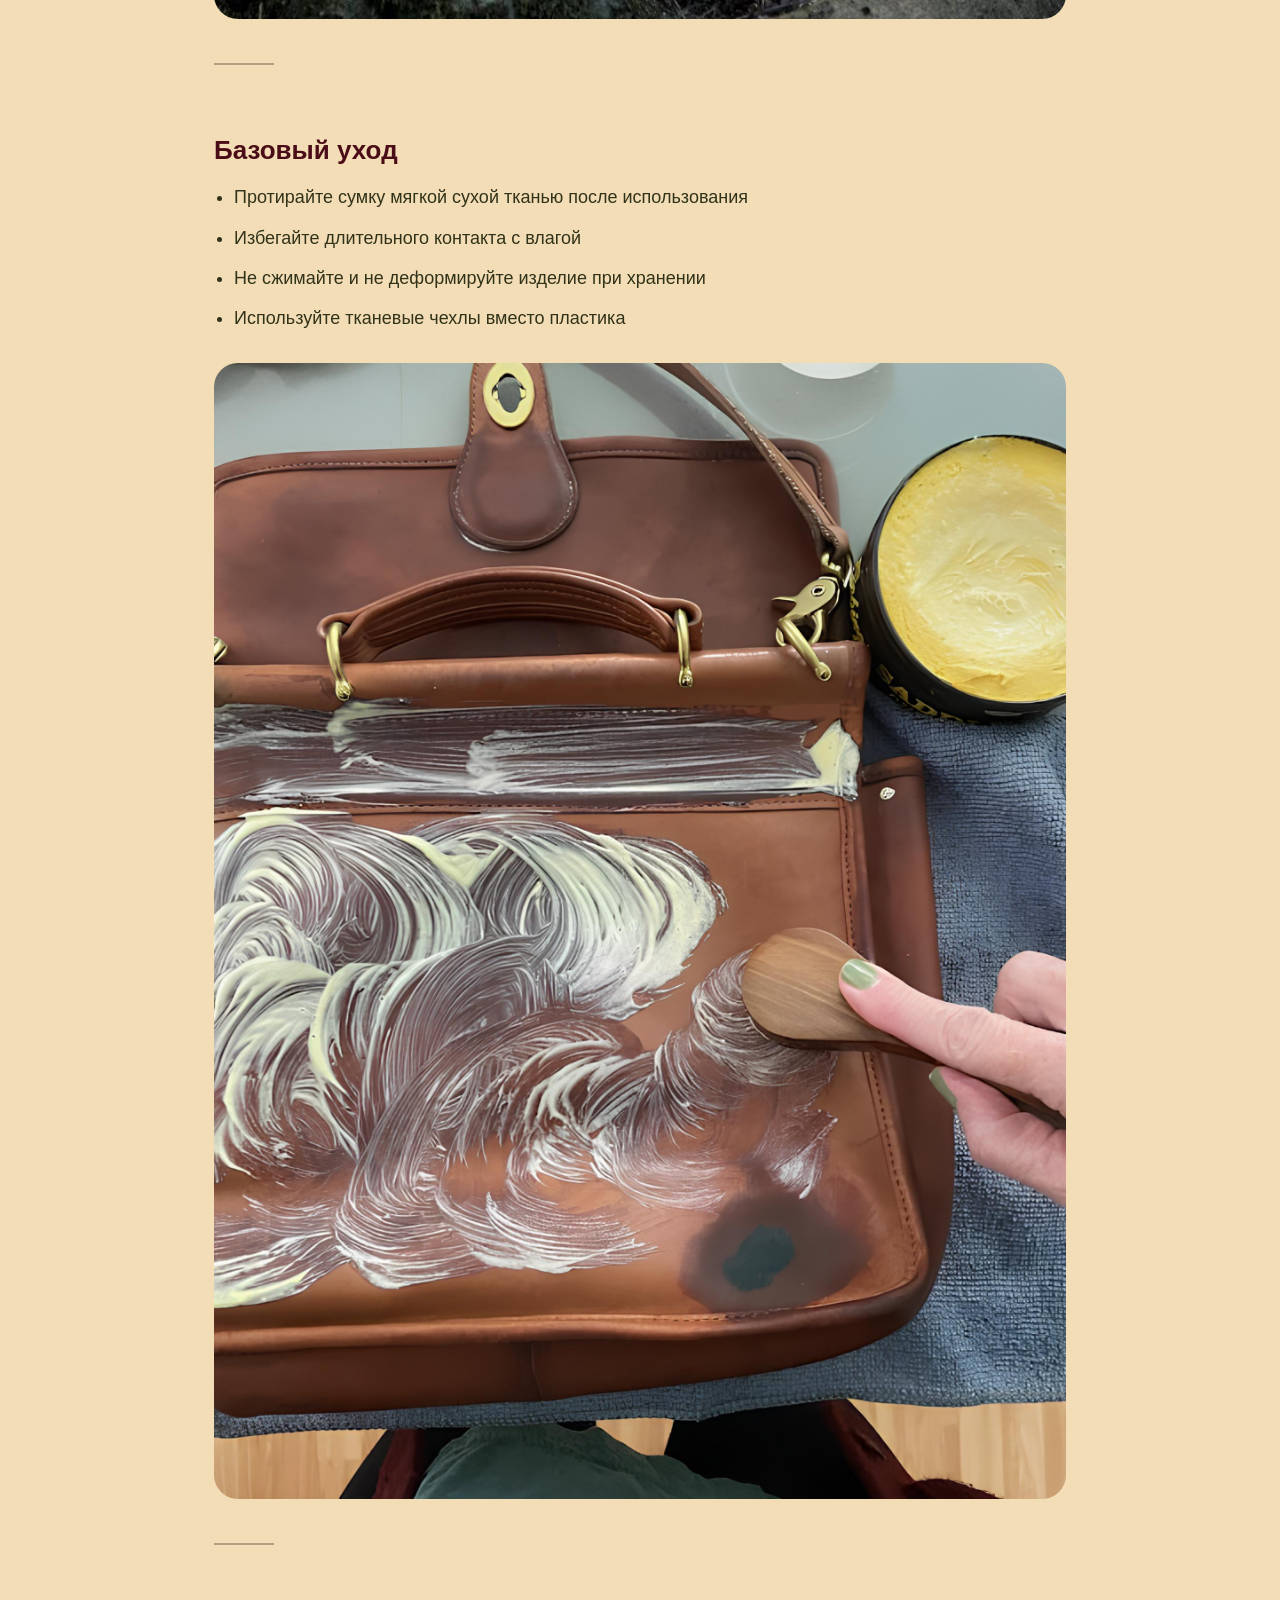
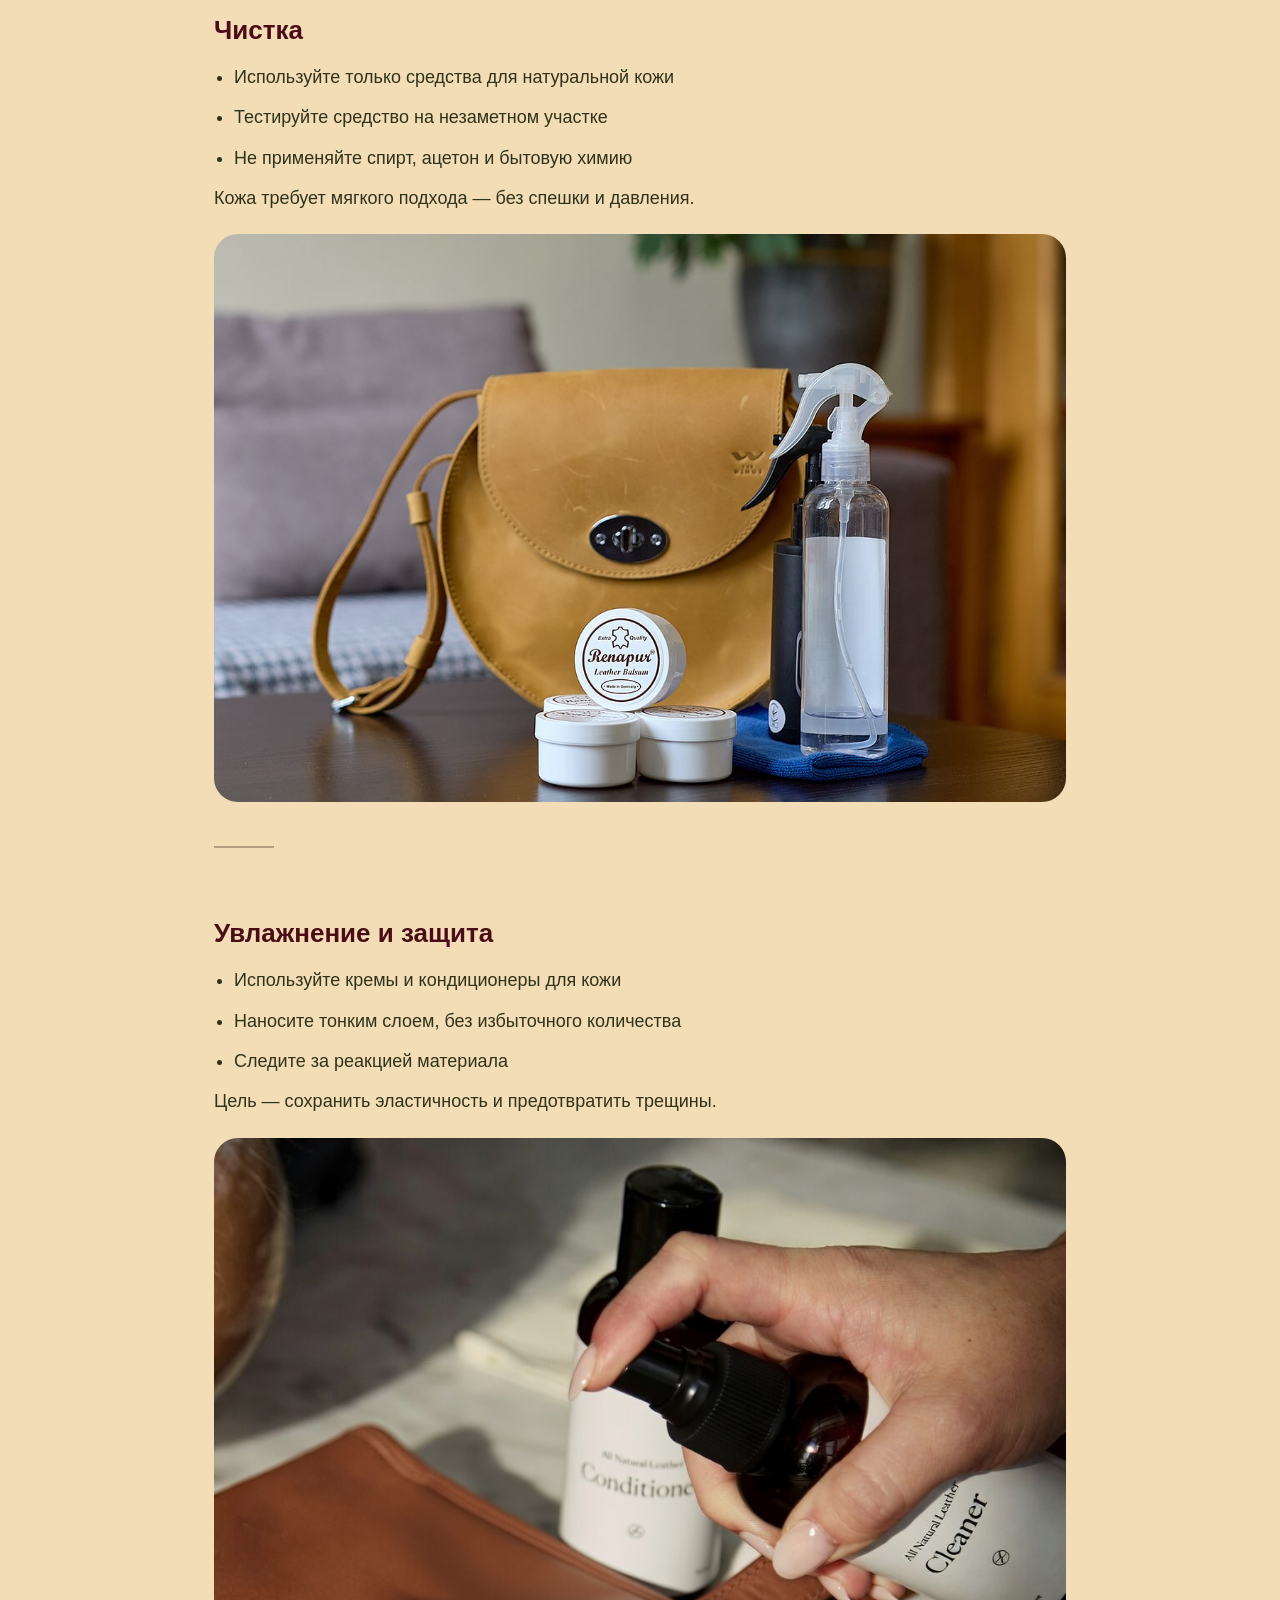
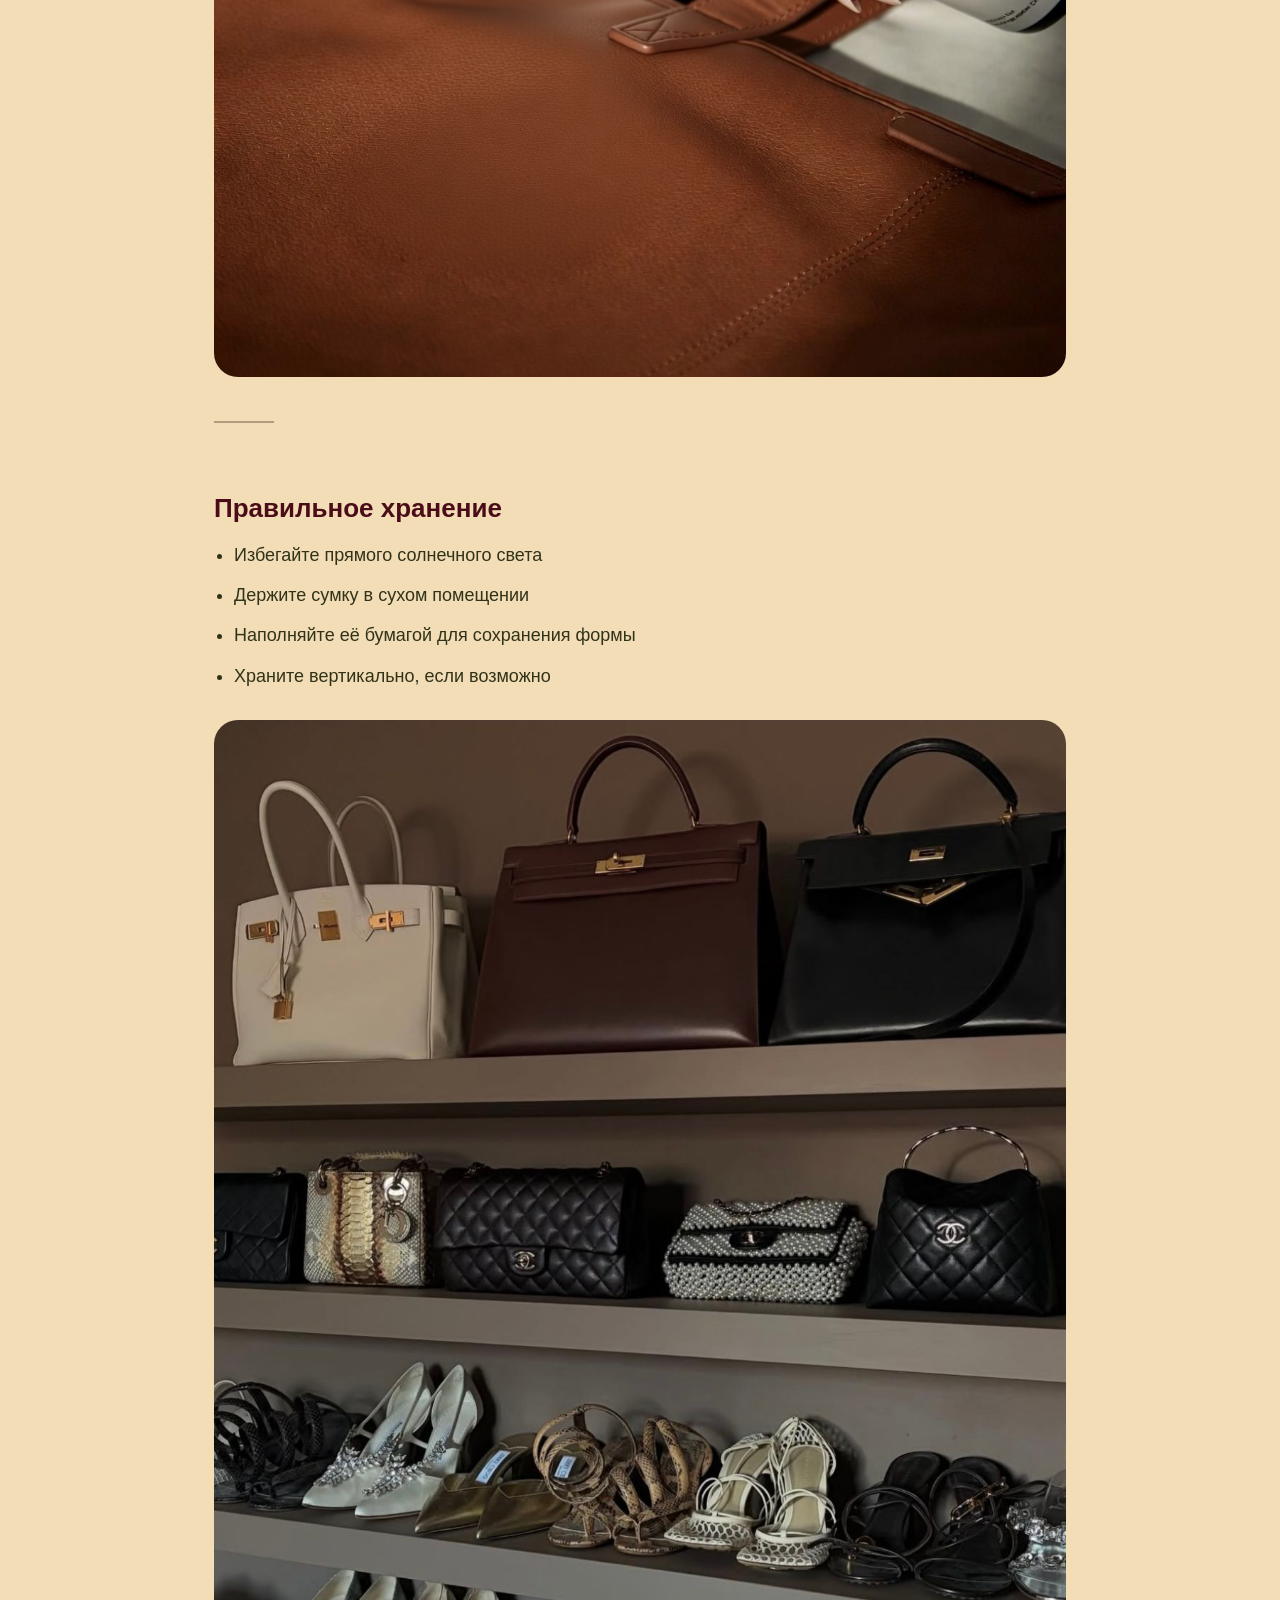
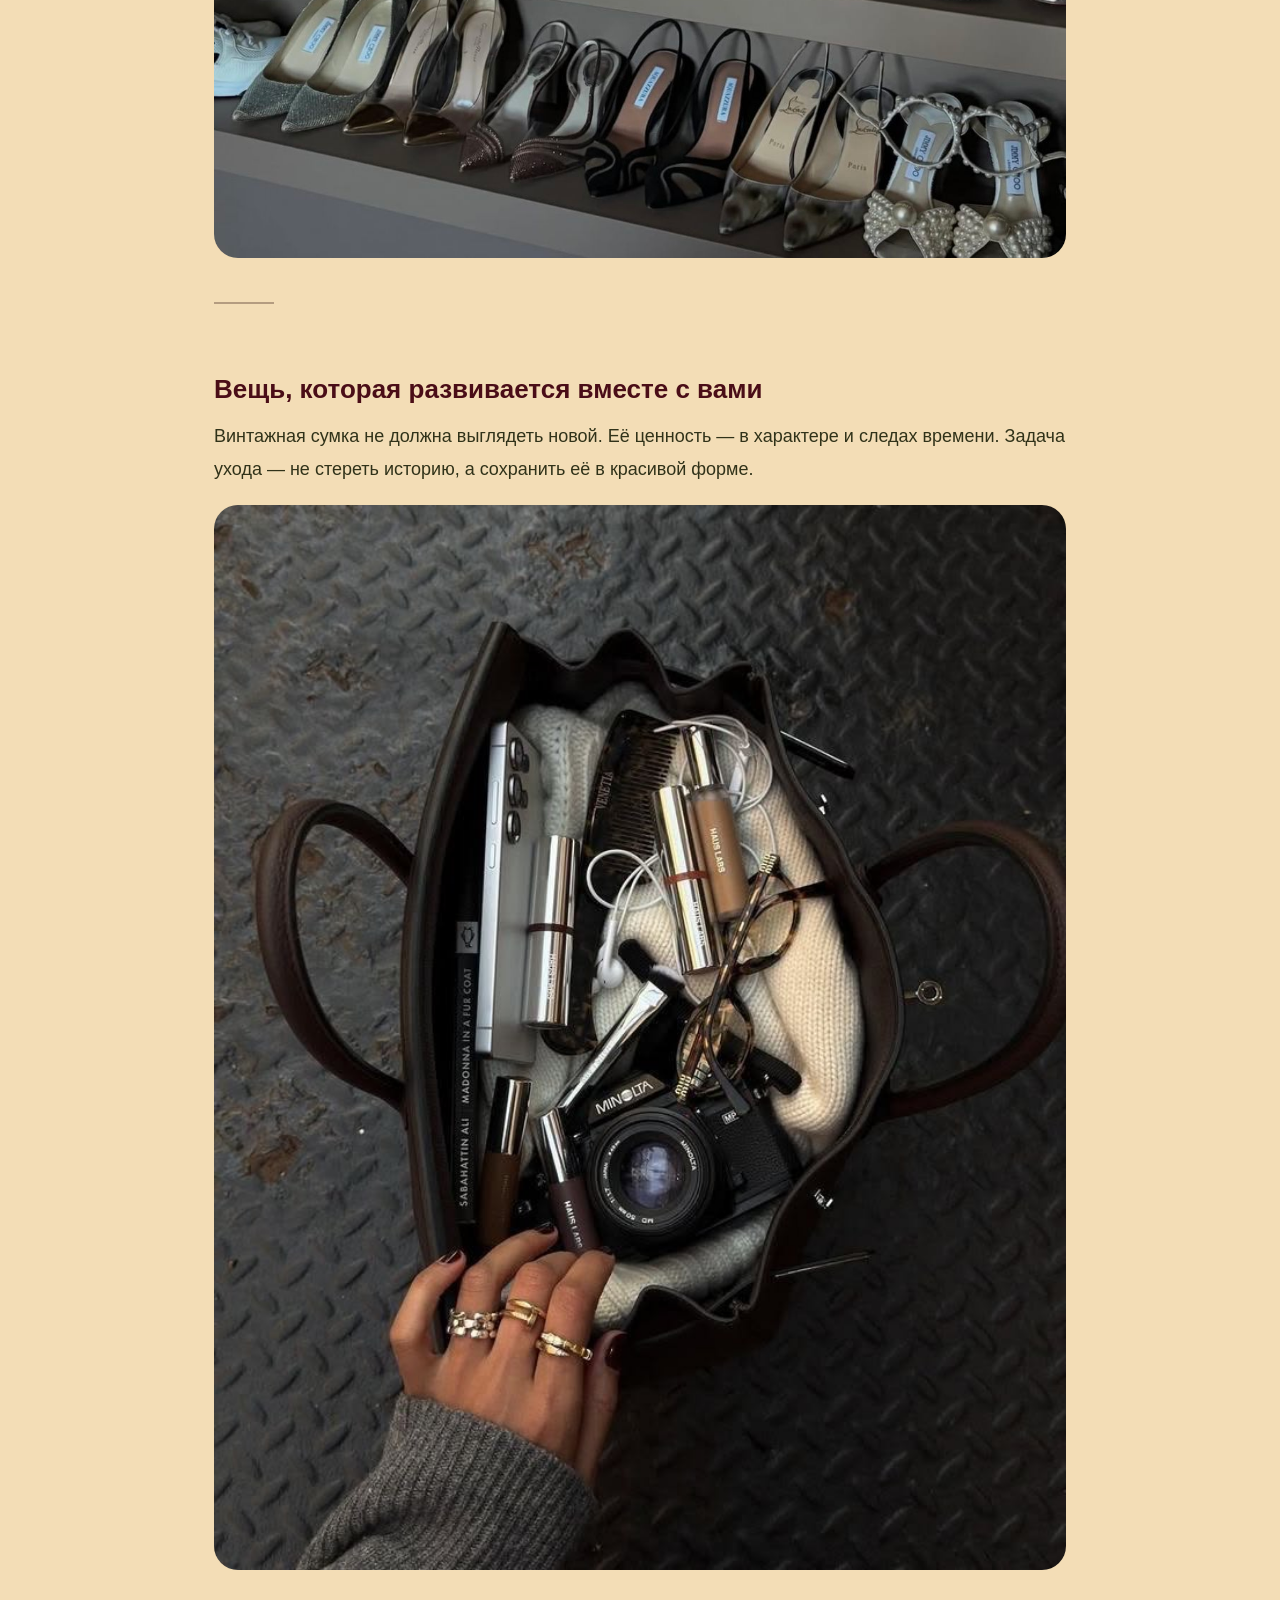
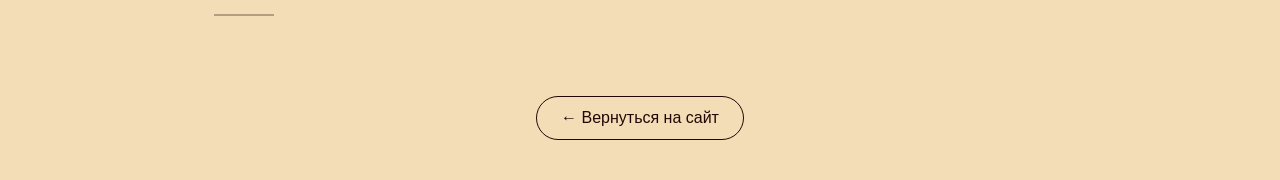
<file: article1.html>
<!DOCTYPE html>
<html lang="ru">
<head>
  <meta charset="UTF-8">
  <title>Гайд по уходу</title>

  <link rel="stylesheet" href="style.css">
</head>
<body>
<section class="care-guide">

  <header class="care-guide__header">
    <h1 class="care-guide__title">
      Мы подготовили гайд в рамках философии бережного отношения к вещам с историей.
    </h1>
    <h2 class="care-guide__subtitle">
      Узнайте, как правильный уход может продлить жизнь вашей любимой кожаной сумке и сохранить её уникальный характер.
    </h2>
  </header>

  <div class="care-guide__content">

    <article class="care-block">
      <h3>Кожа как живая материя</h3>
      <p>
        Кожаная сумка из винтажной коллекции — это предмет с историей. Со временем она не теряет ценность,
        а меняется: становится мягче, глубже по оттенку, приобретает индивидуальную текстуру.
        Эти изменения — естественная часть её «жизни».
      </p>
      <img src="images/care1.jpg" alt="">
    </article>

    <article class="care-block">
      <h3>Базовый уход</h3>
      <ul>
        <li>Протирайте сумку мягкой сухой тканью после использования</li>
        <li>Избегайте длительного контакта с влагой</li>
        <li>Не сжимайте и не деформируйте изделие при хранении</li>
        <li>Используйте тканевые чехлы вместо пластика</li>
      </ul>
        <img src="images/care2.jpg" alt="">
    </article>

    <article class="care-block">
      <h3>Чистка</h3>
      <ul>
        <li>Используйте только средства для натуральной кожи</li>
        <li>Тестируйте средство на незаметном участке</li>
        <li>Не применяйте спирт, ацетон и бытовую химию</li>
      </ul>
      <p>
        Кожа требует мягкого подхода — без спешки и давления.
      </p>
        <img src="images/care3.jpg" alt="">
    </article>

    <article class="care-block">
      <h3>Увлажнение и защита</h3>
      <ul>
        <li>Используйте кремы и кондиционеры для кожи</li>
        <li>Наносите тонким слоем, без избыточного количества</li>
        <li>Следите за реакцией материала</li>
      </ul>
      <p>
        Цель — сохранить эластичность и предотвратить трещины.
      </p>
        <img src="images/care4.jpg" alt="">
    </article>

    <article class="care-block">
      <h3>Правильное хранение</h3>
      <ul>
        <li>Избегайте прямого солнечного света</li>
        <li>Держите сумку в сухом помещении</li>
        <li>Наполняйте её бумагой для сохранения формы</li>
        <li>Храните вертикально, если возможно</li>
      </ul>
        <img src="images/care5.jpg" alt="">
    </article>

    <article class="care-block">
      <h3>Вещь, которая развивается вместе с вами</h3>
      <p>
        Винтажная сумка не должна выглядеть новой. Её ценность — в характере и следах времени.
        Задача ухода — не стереть историю, а сохранить её в красивой форме.
      </p>
        <img src="images/care6.jpg" alt="">
    </article>

  </div>
</section>
<a href="index.html" class="back-button">
  ← Вернуться на сайт
</a>
</body>
</html>
</file>
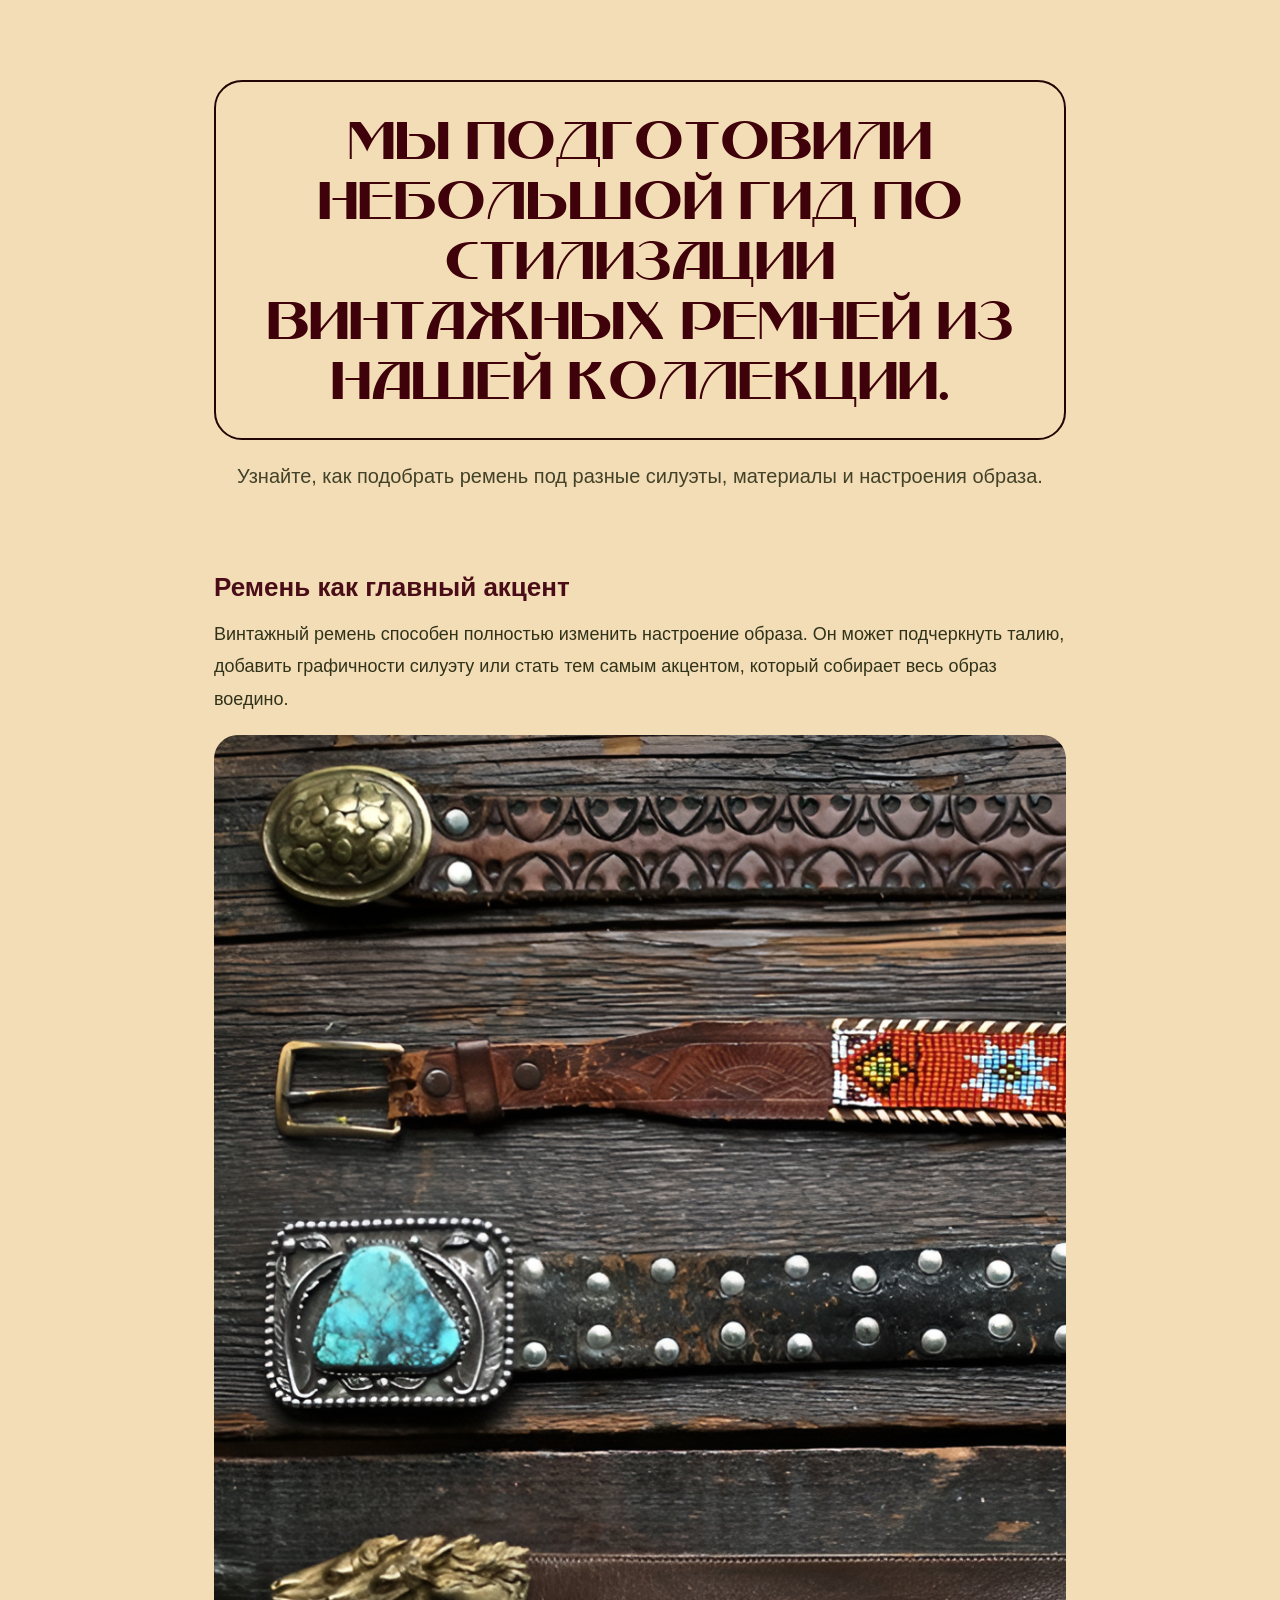
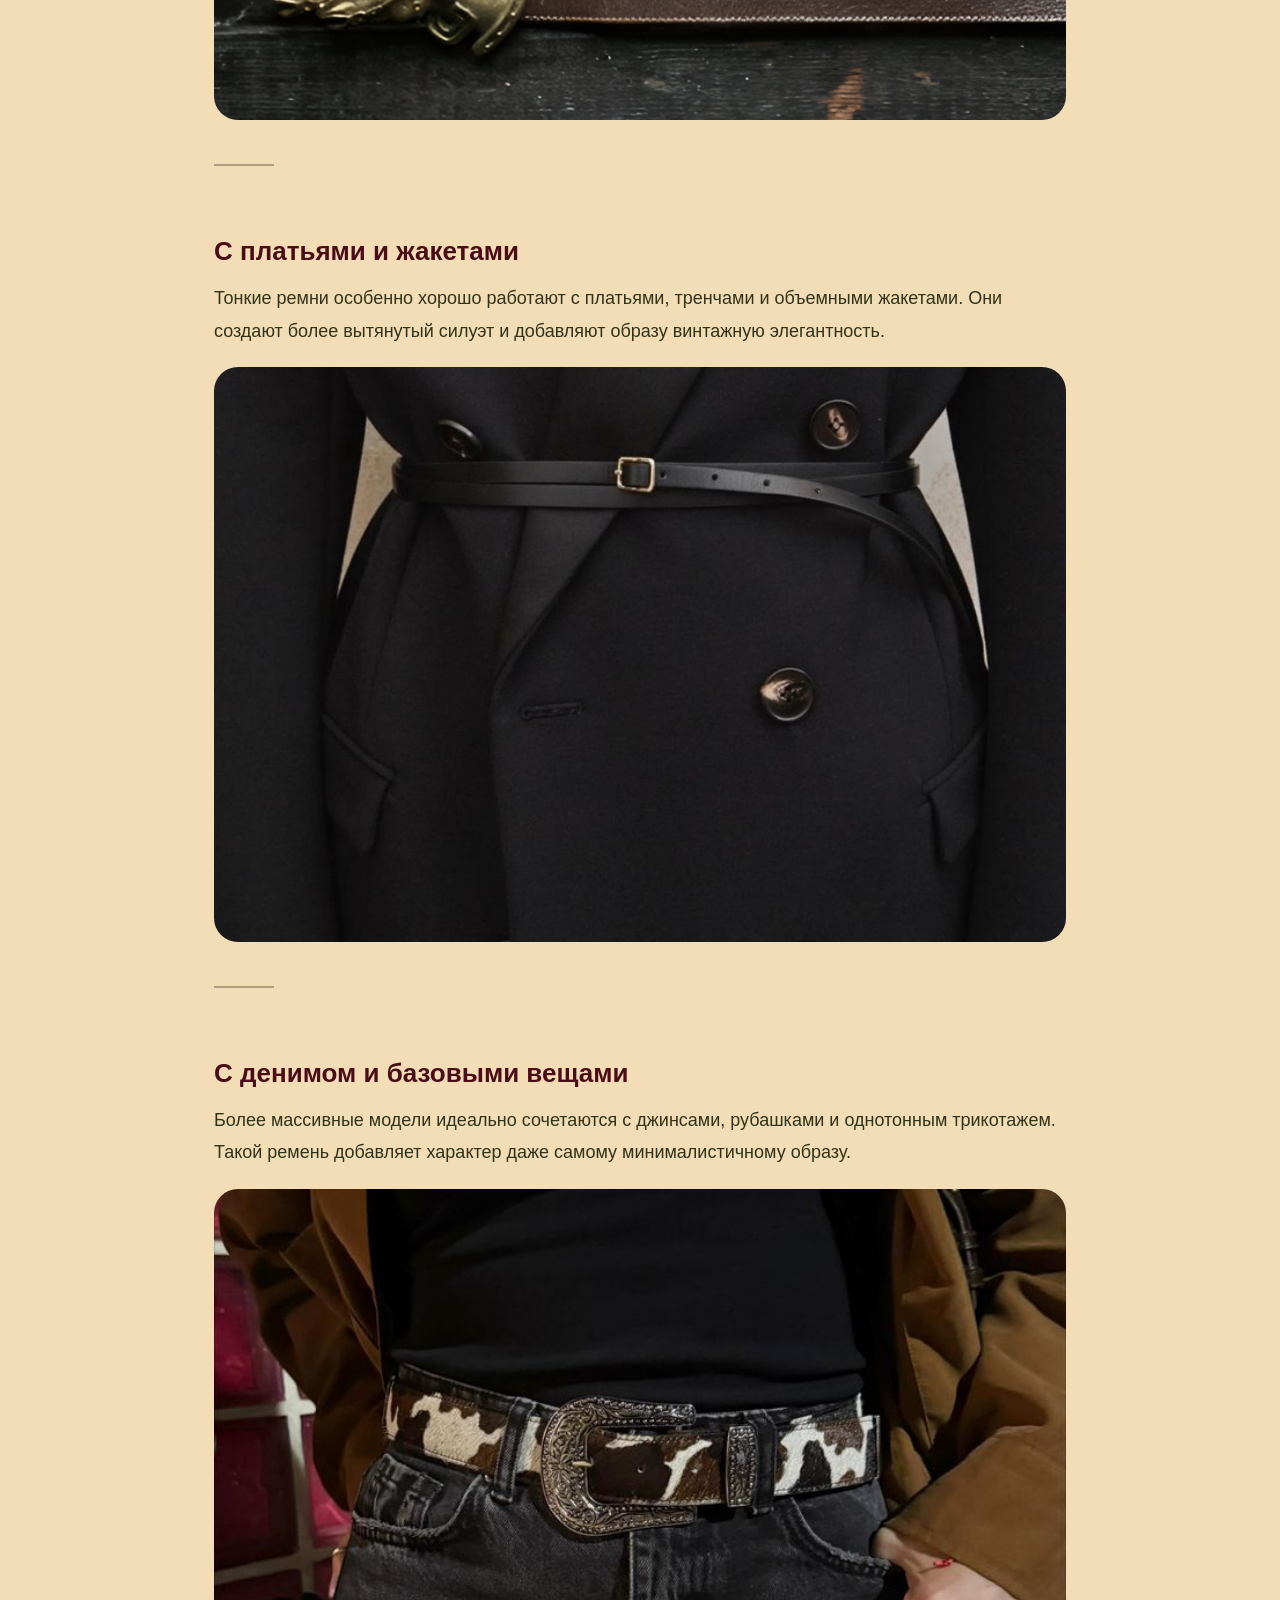
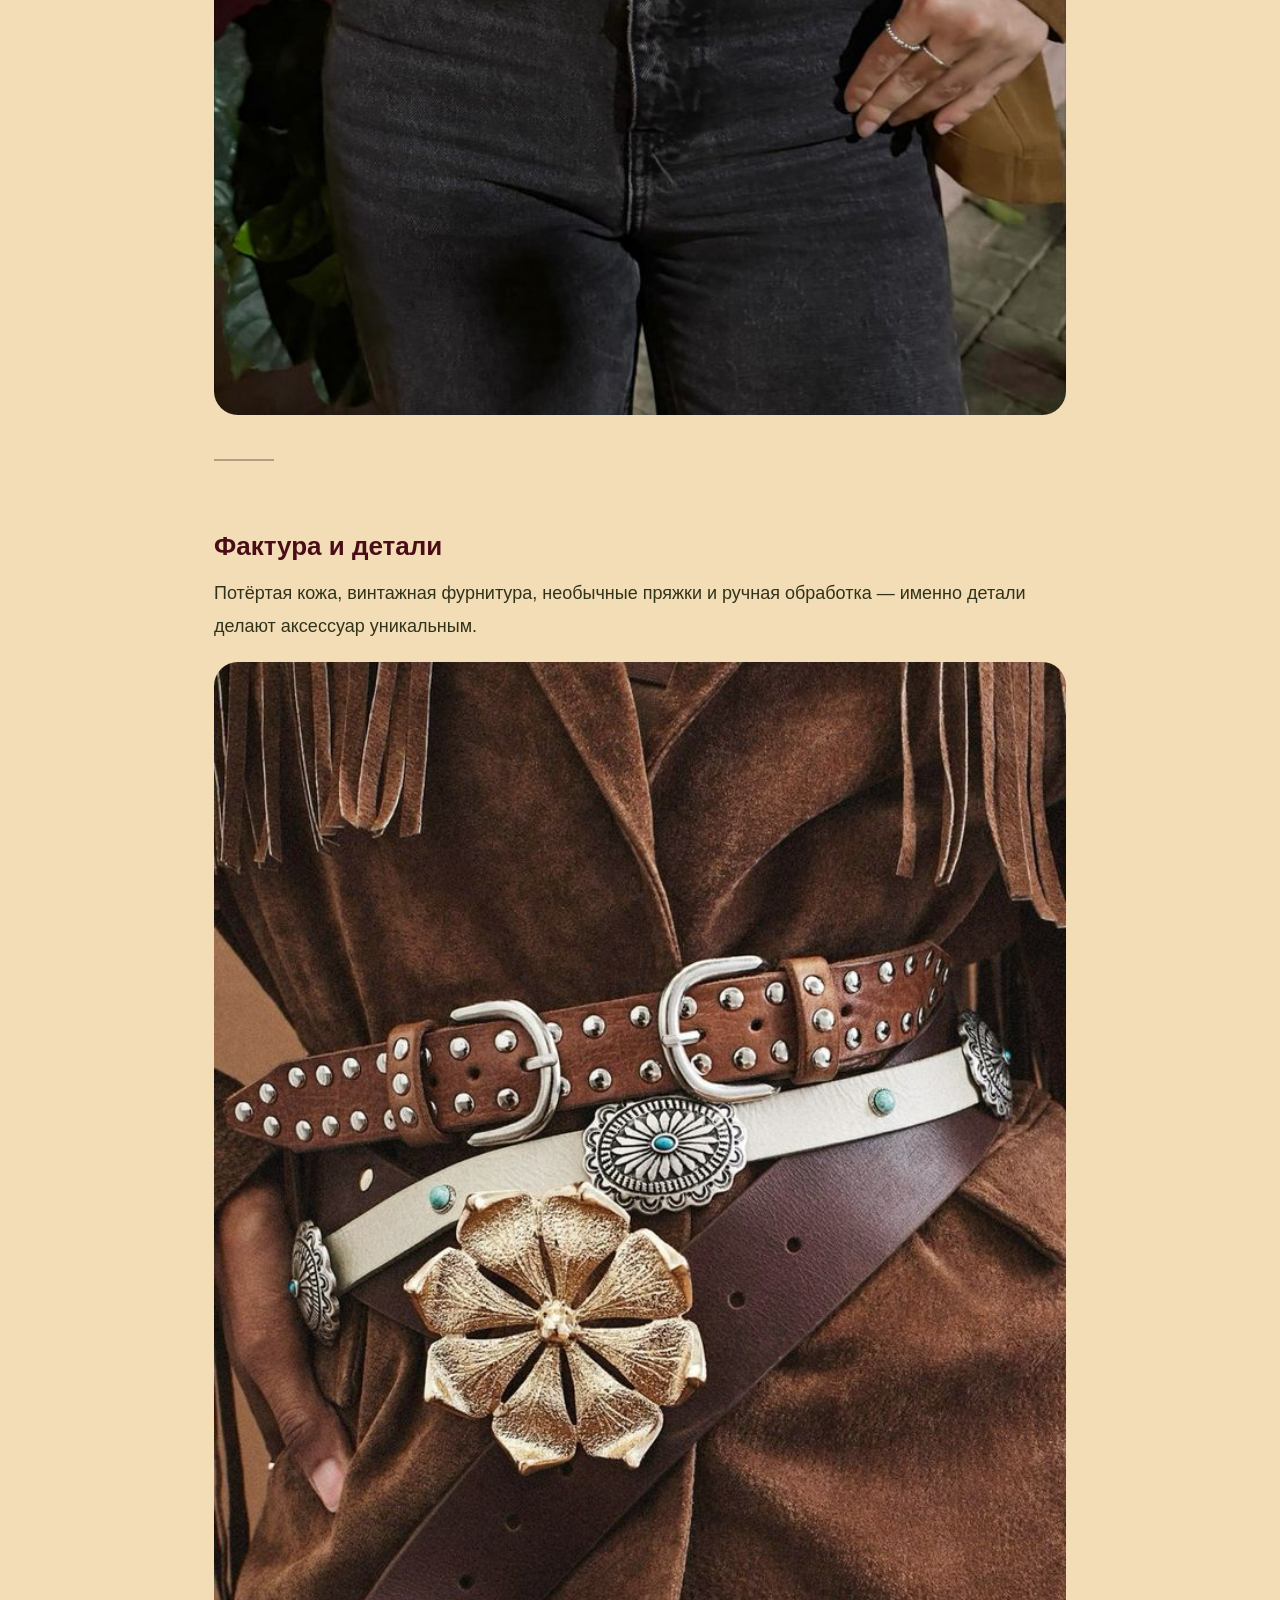
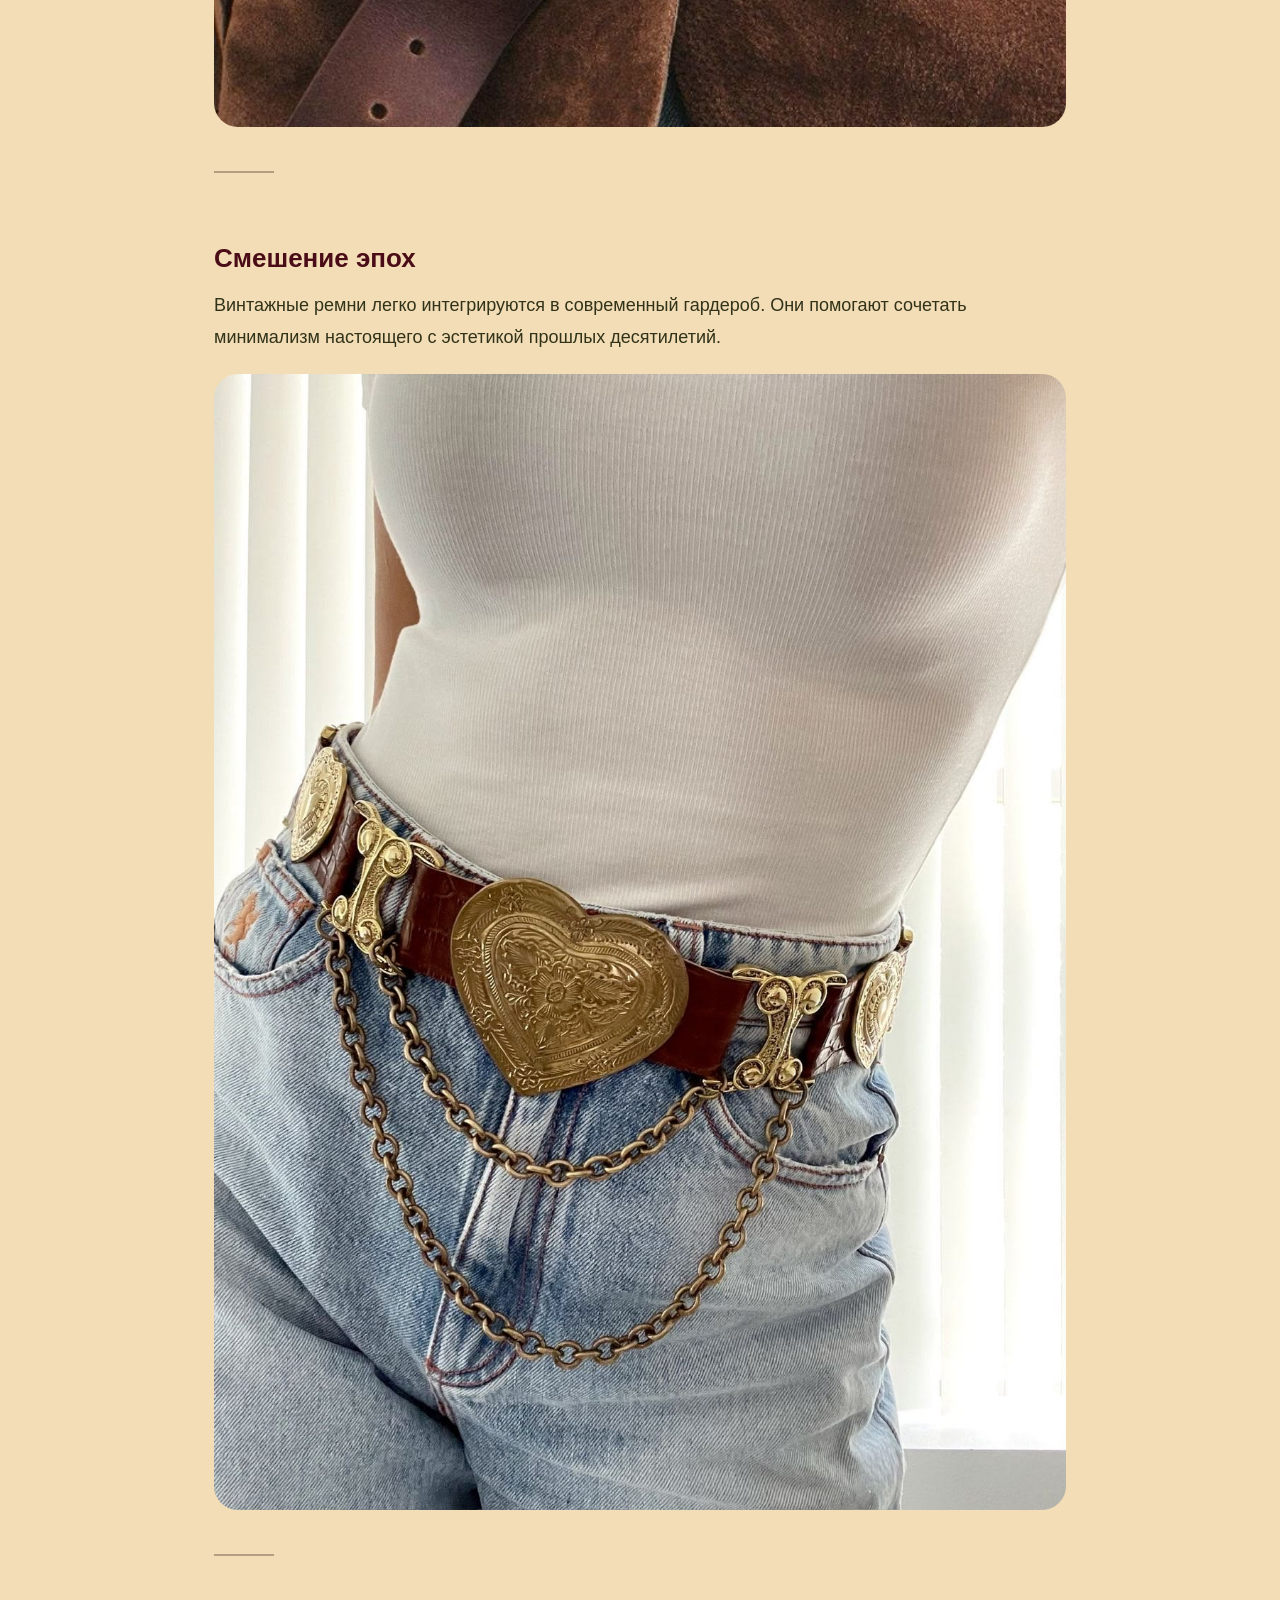
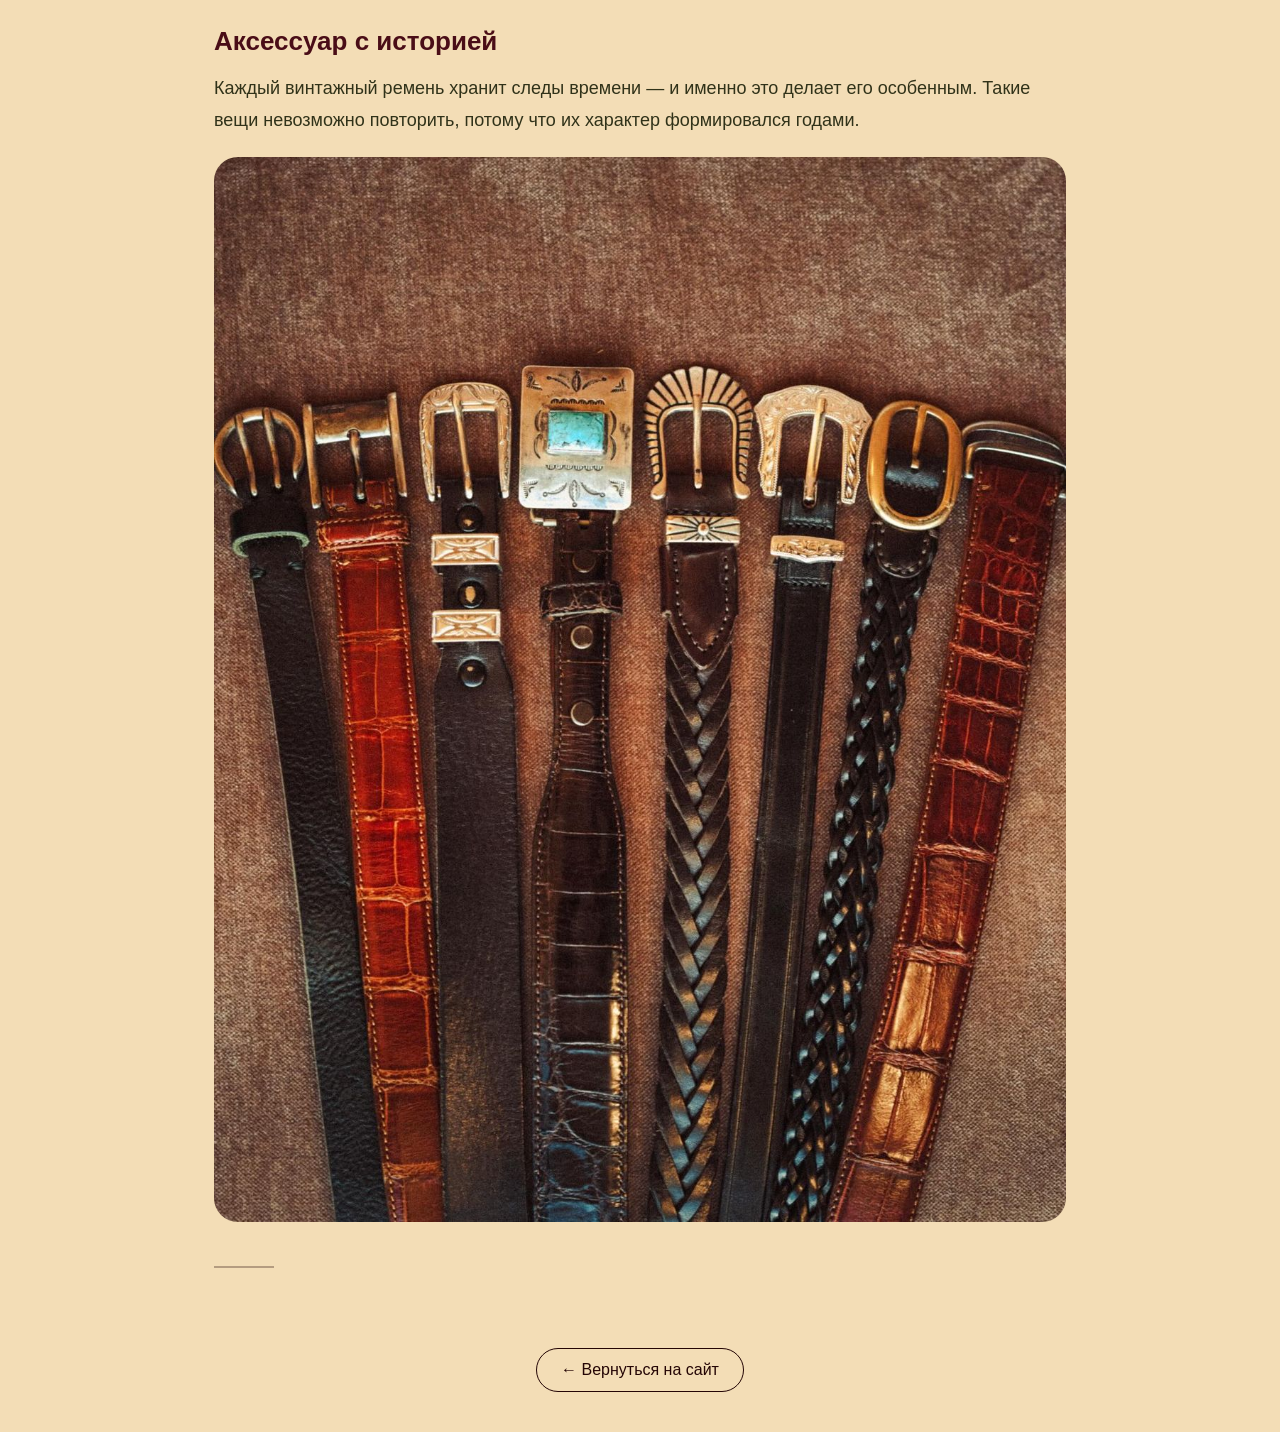
<file: article2.html>
<!DOCTYPE html>
<html lang="ru">
<head>
  <meta charset="UTF-8">
  <title>Гайд по стилю</title>

  <link rel="stylesheet" href="style.css">
</head>
<body>
<section class="care-guide">

  <header class="care-guide__header">
    <h1 class="care-guide__title">
      Мы подготовили небольшой гид по стилизации винтажных ремней из нашей коллекции.
    </h1>
    <h2 class="care-guide__subtitle">
      Узнайте, как подобрать ремень под разные силуэты, материалы и настроения образа.
    </h2>
  </header>

  <div class="care-guide__content">

     <article class="care-block">
  <h3>Ремень как главный акцент</h3>

  <p>
    Винтажный ремень способен полностью изменить настроение образа.
    Он может подчеркнуть талию, добавить графичности силуэту
    или стать тем самым акцентом, который собирает весь образ воедино.
  </p>

  <img src="images/belt1.jpg" alt="">
</article>

<article class="care-block">
  <h3>С платьями и жакетами</h3>

  <p>
    Тонкие ремни особенно хорошо работают с платьями,
    тренчами и объемными жакетами.
    Они создают более вытянутый силуэт
    и добавляют образу винтажную элегантность.
  </p>

  <img src="images/belt2.jpg" alt="">
</article>

<article class="care-block">
  <h3>С денимом и базовыми вещами</h3>

  <p>
    Более массивные модели идеально сочетаются
    с джинсами, рубашками и однотонным трикотажем.
    Такой ремень добавляет характер даже самому минималистичному образу.
  </p>

  <img src="images/belt3.jpg" alt="">
</article>

<article class="care-block">
  <h3>Фактура и детали</h3>

  <p>
    Потёртая кожа, винтажная фурнитура,
    необычные пряжки и ручная обработка —
    именно детали делают аксессуар уникальным.
  </p>

  <img src="images/belt4.jpg" alt="">
</article>

<article class="care-block">
  <h3>Смешение эпох</h3>

  <p>
    Винтажные ремни легко интегрируются в современный гардероб.
    Они помогают сочетать минимализм настоящего
    с эстетикой прошлых десятилетий.
  </p>

  <img src="images/belt5.jpg" alt="">
</article>

<article class="care-block">
  <h3>Аксессуар с историей</h3>

  <p>
    Каждый винтажный ремень хранит следы времени —
    и именно это делает его особенным.
    Такие вещи невозможно повторить,
    потому что их характер формировался годами.
  </p>

  <img src="images/belt6.jpg" alt="">
</article>
 </div>
</section>
<a href="index.html" class="back-button">
  ← Вернуться на сайт
</a>
</body>
</html>
</file>
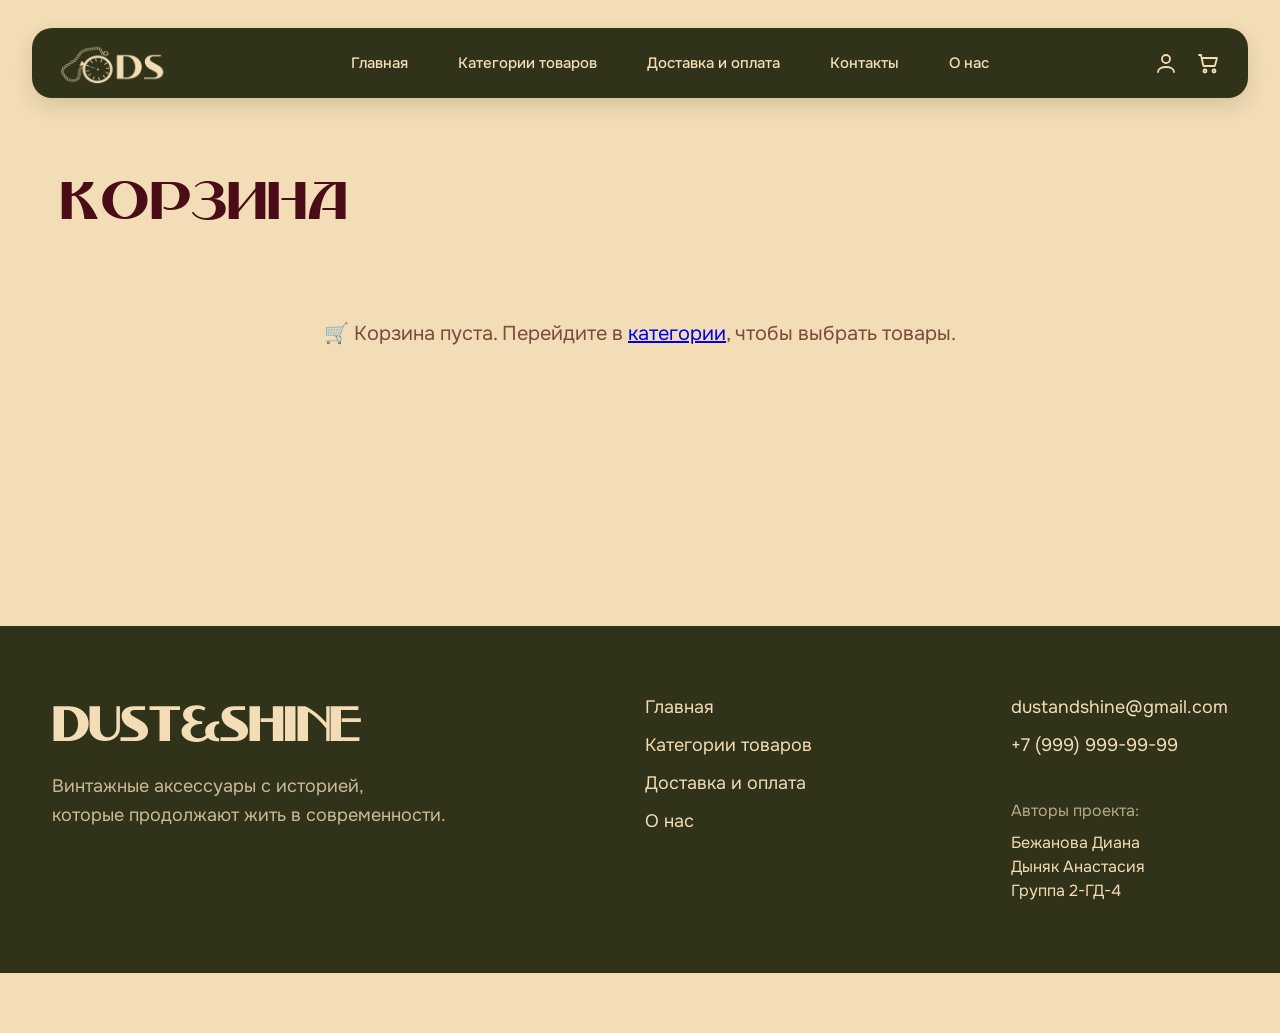
<file: cart.html>
<!DOCTYPE html>
<html lang="ru">
<head>
  <meta charset="UTF-8">
  <meta name="viewport" content="width=device-width, initial-scale=1.0">
  <title>Корзина | DUST&SHINE</title>
  <link rel="preconnect" href="https://fonts.googleapis.com">
  <link rel="preconnect" href="https://fonts.gstatic.com" crossorigin>
  <link href="https://fonts.googleapis.com/css2?family=Onest:wght@300;400;500;600&display=swap" rel="stylesheet">
  <link rel="stylesheet" href="style.css">
  
  <style>
     @media (max-width: 768px) {

  .cart-title {
    font-size: 32px;
    text-align: center;
    line-height: 1.1;
    margin-bottom: 20px;
  }

}

@media (max-width: 480px) {

  .cart-title {
    font-size: 28px;
  }

}
    /* Дополнительные стили для корзины (если нет в style.css) */
    .cart {
      max-width: 1200px;
      margin: 40px auto;
      padding: 0 20px;
    }
    .cart-title {
      font-family: 'Beladonna Modern', serif;
      font-size: 48px;
      color: #4A0D17;
      margin-bottom: 30px;
    }
    .cart-item {
      display: flex;
      align-items: center;
      gap: 20px;
      background: #FFF8F0;
      padding: 20px;
      border-radius: 28px;
      margin-bottom: 20px;
      flex-wrap: wrap;
    }
    .cart-item img {
      width: 100px;
      height: 100px;
      object-fit: cover;
      border-radius: 16px;
    }
    .cart-info {
      flex: 2;
      min-width: 150px;
    }
    .cart-info h2 {
      font-size: 18px;
      margin-bottom: 6px;
    }
    .cart-info p {
      font-size: 14px;
      color: #666;
    }
    .cart-quantity {
      display: flex;
      align-items: center;
      gap: 10px;
      background: #E6D2AE;
      border-radius: 40px;
      padding: 5px 12px;
    }
    .qty-btn {
      background: none;
      border: none;
      font-size: 22px;
      font-weight: 600;
      cursor: pointer;
      width: 30px;
      color: #4A0D17;
    }
    .qty-value {
      font-size: 18px;
      font-weight: 500;
      min-width: 30px;
      text-align: center;
    }
    .cart-price {
      font-weight: 600;
      font-size: 18px;
      min-width: 100px;
    }
    .remove-btn {
      background: none;
      border: 1px solid #A13E3E;
      color: #A13E3E;
      padding: 8px 16px;
      border-radius: 30px;
      cursor: pointer;
      transition: 0.2s;
    }
    .remove-btn:hover {
      background: #A13E3E;
      color: white;
    }
    .cart-summary {
      margin-top: 30px;
      padding: 20px;
      background: #E6D2AE;
      border-radius: 28px;
      text-align: right;
    }
    .cart-total {
      font-size: 24px;
      margin-bottom: 20px;
    }
    .checkout-btn {
      background: #4A0D17;
      color: white;
      border: none;
      padding: 12px 32px;
      border-radius: 40px;
      font-size: 18px;
      cursor: pointer;
    }
    .empty-cart {
      text-align: center;
      padding: 60px;
      font-size: 20px;
      color: #7A4C3C;
    }
    @media (max-width: 768px) {
  .cart-title {
    font-size: 32px;
    text-align: center;
    line-height: 1.1;
    margin-bottom: 20px;
  }
}

@media (max-width: 480px) {
  .cart-title {
    font-size: 28px;
  }
}
    /* Модальное окно (оформление заказа) */
    .modal-overlay {
      display: none;
      position: fixed;
      top: 0;
      left: 0;
      width: 100%;
      height: 100%;
      background: rgba(0,0,0,0.7);
      justify-content: center;
      align-items: center;
      z-index: 2000;
    }
    .modal {
      background: #FFF8F0;
      padding: 30px;
      border-radius: 32px;
      width: 400px;
      max-width: 90%;
    }
    .modal input, .modal button {
      display: block;
      width: 100%;
      margin: 10px 0;
      padding: 10px;
      border-radius: 30px;
      border: 1px solid #ccc;
    }
    .hidden {
      display: none;
    }
    @media (max-width: 700px) {
      .cart-item {
        flex-direction: column;
        text-align: center;
      }
    }
  </style>
</head>
<body>
<div class="page">
  
  <header class="header">
    <a href="index.html" class="header-logo">
    <img src="images/logo.png" alt="DUST&SHINE">
  </a>
    <nav class="nav">
      <a href="index.html">Главная</a>
      <a href="category.html">Категории товаров</a>
      <a href="delivery.html">Доставка и оплата</a>
      <a href="contacs.html">Контакты</a>
      <a href="about.html">О нас</a>
    </nav>
    <div class="icons">
      <a href="account.html" class="icon-btn"><svg viewBox="0 0 24 24"><path d="M20 21c0-3.2-3.6-5-8-5s-8 1.8-8 5"></path><circle cx="12" cy="8" r="4"></circle></svg></a>
      <a href="cart.html" class="icon-btn"><svg viewBox="0 0 24 24"><circle cx="9" cy="20" r="1.5"></circle><circle cx="18" cy="20" r="1.5"></circle><path d="M3 4h2l2.2 10.2a1 1 0 0 0 1 .8h9.8a1 1 0 0 0 1-.8L21 7H7"></path></svg></a>
    </div>
  </header>

  <section class="cart" id="cartContainer">
    <h1 class="cart-title">Корзина</h1>
    <div id="cartItemsList"></div>
    <div id="cartSummary"></div>
  </section>

  <footer class="footer">
    <div class="footer-content">
      <div class="footer-left">
        <h2>DUST&SHINE</h2>
        <p>Винтажные аксессуары с историей,<br>которые продолжают жить в современности.</p>
      </div>
      <div class="footer-center">
        <a href="index.html">Главная</a>
        <a href="category.html">Категории товаров</a>
        <a href="delivery.html">Доставка и оплата</a>
        <a href="about.html">О нас</a>
      </div>
      <div class="footer-right">
        <p>dustandshine@gmail.com</p>
        <p>+7 (999) 999-99-99</p>
        <div class="footer-authors">
          <span>Авторы проекта:</span>
          <p>Бежанова Диана</p>
          <p>Дыняк Анастасия</p>
          <p>Группа 2-ГД-4</p>
        </div>
      </div>
    </div>
  </footer>
</div>

<!-- Модалка оформления заказа -->
<div class="modal-overlay" id="checkoutModal">
  <div class="modal">
    <h2>Оформление заказа</h2>
    <div class="step" id="step1">
      <input type="text" placeholder="ФИО" id="name">
      <input type="text" placeholder="Номер телефона" id="phone">
      <button onclick="nextStep(2)">Далее</button>
    </div>
    <div class="step hidden" id="step2">
      <h3>Доставка</h3>
      <label><input type="radio" name="delivery"> Курьер</label>
      <label><input type="radio" name="delivery"> Самовывоз</label>
      <label><input type="radio" name="delivery"> Почта</label>
      <button onclick="nextStep(3)">Далее</button>
    </div>
    <div class="step hidden" id="step3">
      <h3>Оплата</h3>
      <label><input type="radio" name="payment"> Картой</label>
      <label><input type="radio" name="payment"> Наличными</label>
      <button onclick="finishOrder()">Оформить</button>
    </div>
    <div class="step hidden" id="step4">
      <p>✅ Заказ оформлен! Ожидайте доставку</p>
    </div>
  </div>
</div>

<script>
  // Ключ для хранения корзины в localStorage
  const CART_KEY = 'dustshine_cart';

  // Получить корзину из localStorage
  function getCart() {
    const cart = localStorage.getItem(CART_KEY);
    return cart ? JSON.parse(cart) : [];
  }

  // Сохранить корзину
  function saveCart(cart) {
    localStorage.setItem(CART_KEY, JSON.stringify(cart));
  }

  // Пересчитать общую сумму
  function calculateTotal(cart) {
    return cart.reduce((sum, item) => sum + (item.price * item.quantity), 0);
  }

  // Отрисовать корзину
  function renderCart() {
    const cart = getCart();
    const container = document.getElementById('cartItemsList');
    const summaryContainer = document.getElementById('cartSummary');

    if (!cart.length) {
      container.innerHTML = '<div class="empty-cart">🛒 Корзина пуста. Перейдите в <a href="category.html">категории</a>, чтобы выбрать товары.</div>';
      summaryContainer.innerHTML = '';
      return;
    }

    let itemsHtml = '';
    cart.forEach((item, index) => {
      itemsHtml += `
        <div class="cart-item" data-id="${item.id}" data-index="${index}">
          <img src="${item.image}" alt="${item.name}" onerror="this.src='https://placehold.co/100x100/E6D2AE/4A0D17?text=No+img'">
          <div class="cart-info">
            <h2>${item.name}</h2>
            <p>${item.category || 'Винтажный аксессуар'}</p>
          </div>
          <div class="cart-quantity">
            <button class="qty-btn minus" data-id="${item.id}">−</button>
            <span class="qty-value" data-id="${item.id}">${item.quantity}</span>
            <button class="qty-btn plus" data-id="${item.id}">+</button>
          </div>
          <div class="cart-price">${item.price} ₽</div>
          <button class="remove-btn" data-id="${item.id}">Удалить</button>
        </div>
      `;
    });
    container.innerHTML = itemsHtml;

    const total = calculateTotal(cart);
    summaryContainer.innerHTML = `
      <div class="cart-summary">
        <div class="cart-total">
          <span>Итого</span>
          <strong>${total.toLocaleString()} ₽</strong>
        </div>
        <button class="checkout-btn" id="checkoutBtn">Оформить заказ</button>
      </div>
    `;

    // Навесить обработчики после отрисовки
    attachCartEvents();
  }

  // Обработчики кнопок +/-, удаления, оформления
  function attachCartEvents() {
    // Плюс / минус
    document.querySelectorAll('.minus').forEach(btn => {
      btn.removeEventListener('click', handleMinus);
      btn.addEventListener('click', handleMinus);
    });
    document.querySelectorAll('.plus').forEach(btn => {
      btn.removeEventListener('click', handlePlus);
      btn.addEventListener('click', handlePlus);
    });
    document.querySelectorAll('.remove-btn').forEach(btn => {
      btn.removeEventListener('click', handleRemove);
      btn.addEventListener('click', handleRemove);
    });
    const checkoutBtn = document.getElementById('checkoutBtn');
    if (checkoutBtn) {
      checkoutBtn.removeEventListener('click', showModal);
      checkoutBtn.addEventListener('click', showModal);
    }
  }

  function handleMinus(e) {
    const id = parseInt(e.currentTarget.dataset.id);
    let cart = getCart();
    const itemIndex = cart.findIndex(i => i.id === id);
    if (itemIndex !== -1) {
      if (cart[itemIndex].quantity > 1) {
        cart[itemIndex].quantity--;
      } else {
        cart.splice(itemIndex, 1); // удаляем если стало 0
      }
      saveCart(cart);
      renderCart();
    }
  }

  function handlePlus(e) {
    const id = parseInt(e.currentTarget.dataset.id);
    let cart = getCart();
    const itemIndex = cart.findIndex(i => i.id === id);
    if (itemIndex !== -1) {
      cart[itemIndex].quantity++;
      saveCart(cart);
      renderCart();
    }
  }

  function handleRemove(e) {
    const id = parseInt(e.currentTarget.dataset.id);
    let cart = getCart();
    cart = cart.filter(item => item.id !== id);
    saveCart(cart);
    renderCart();
  }

  // Модальное окно (оформление)
  function showModal() {
    document.getElementById('checkoutModal').style.display = 'flex';
  }

  let currentStep = 1;
  function nextStep(step) {
    document.getElementById('step' + currentStep).classList.add('hidden');
    document.getElementById('step' + step).classList.remove('hidden');
    currentStep = step;
  }
  function finishOrder() {
    // Очищаем корзину
    localStorage.removeItem(CART_KEY);
    renderCart();
    document.getElementById('step3').classList.add('hidden');
    document.getElementById('step4').classList.remove('hidden');
    setTimeout(() => {
      document.getElementById('checkoutModal').style.display = 'none';
      // Сброс шагов
      document.getElementById('step4').classList.add('hidden');
      document.getElementById('step1').classList.remove('hidden');
      currentStep = 1;
    }, 2000);
  }

  // Закрытие модалки по клику вне окна
  document.getElementById('checkoutModal').addEventListener('click', function(e) {
    if (e.target === this) this.style.display = 'none';
  });

  // Инициализация
  renderCart();
</script>
</body>
</html>
</file>
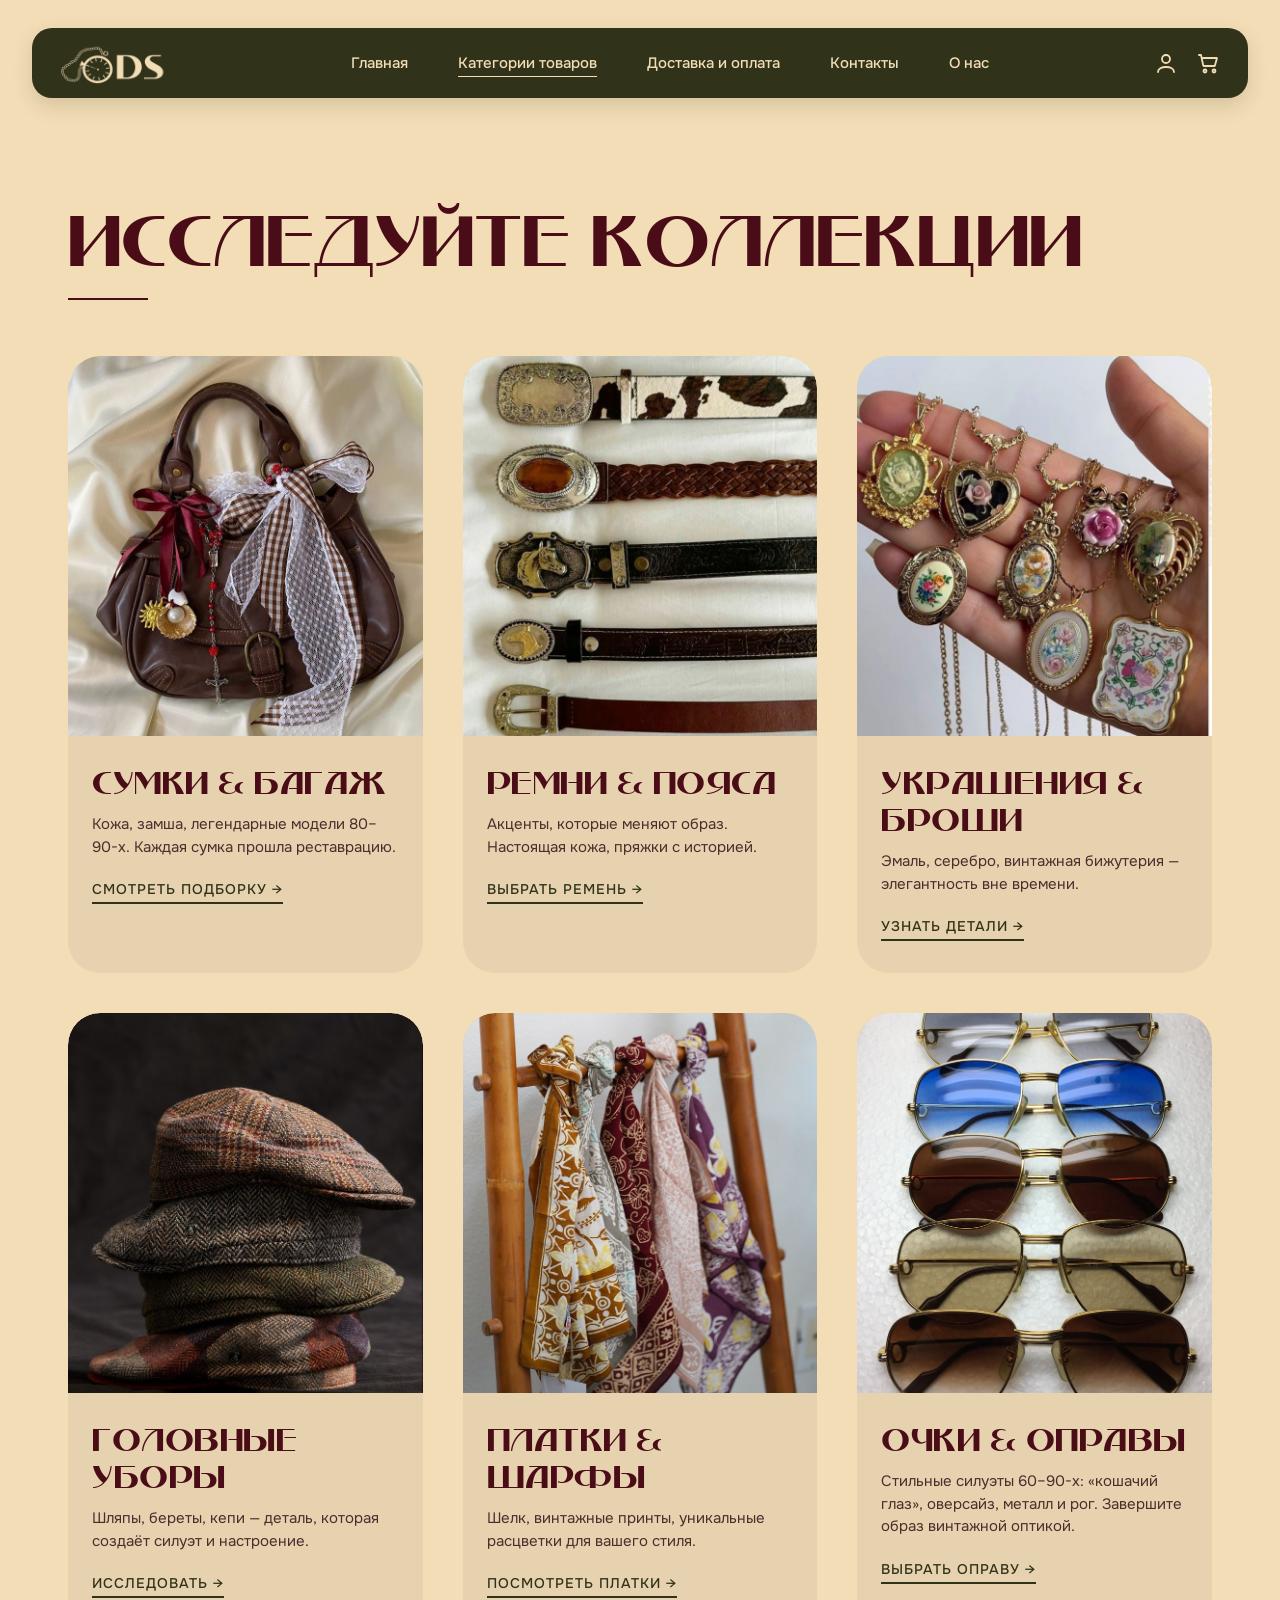
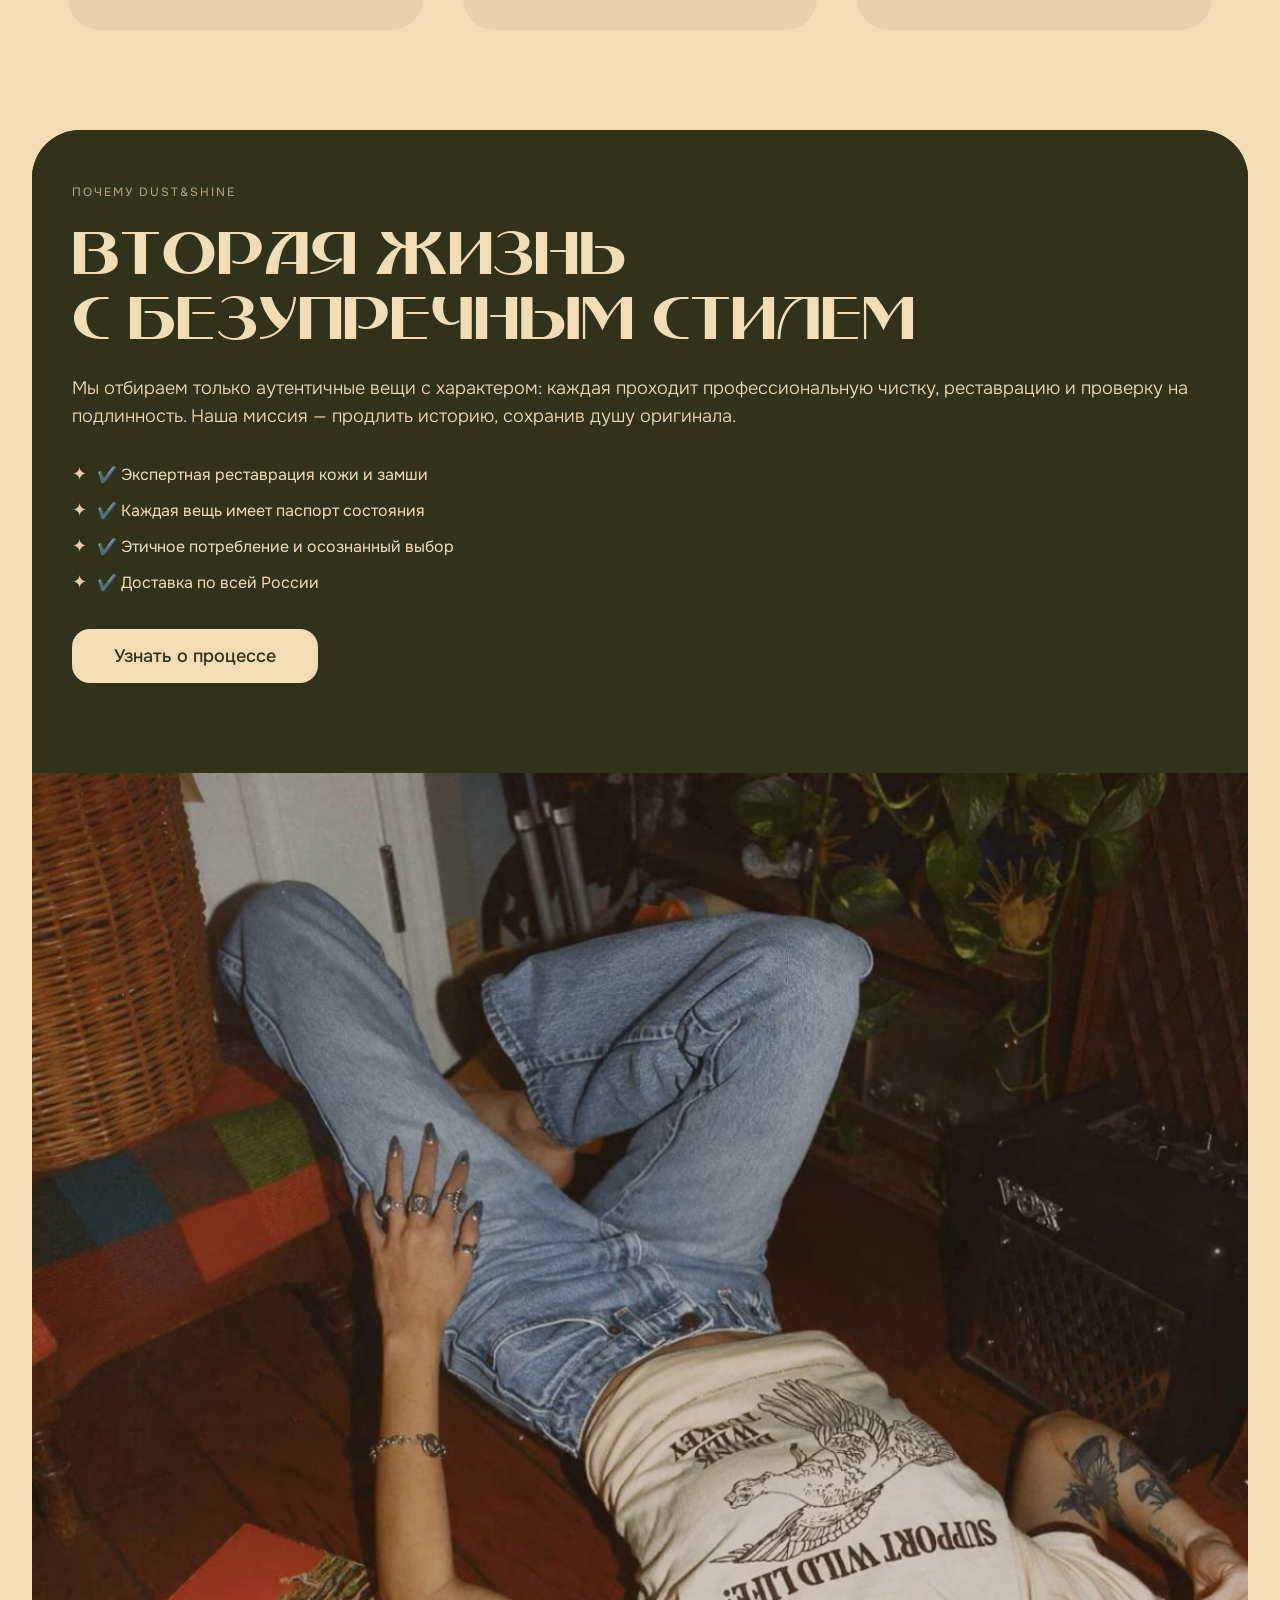
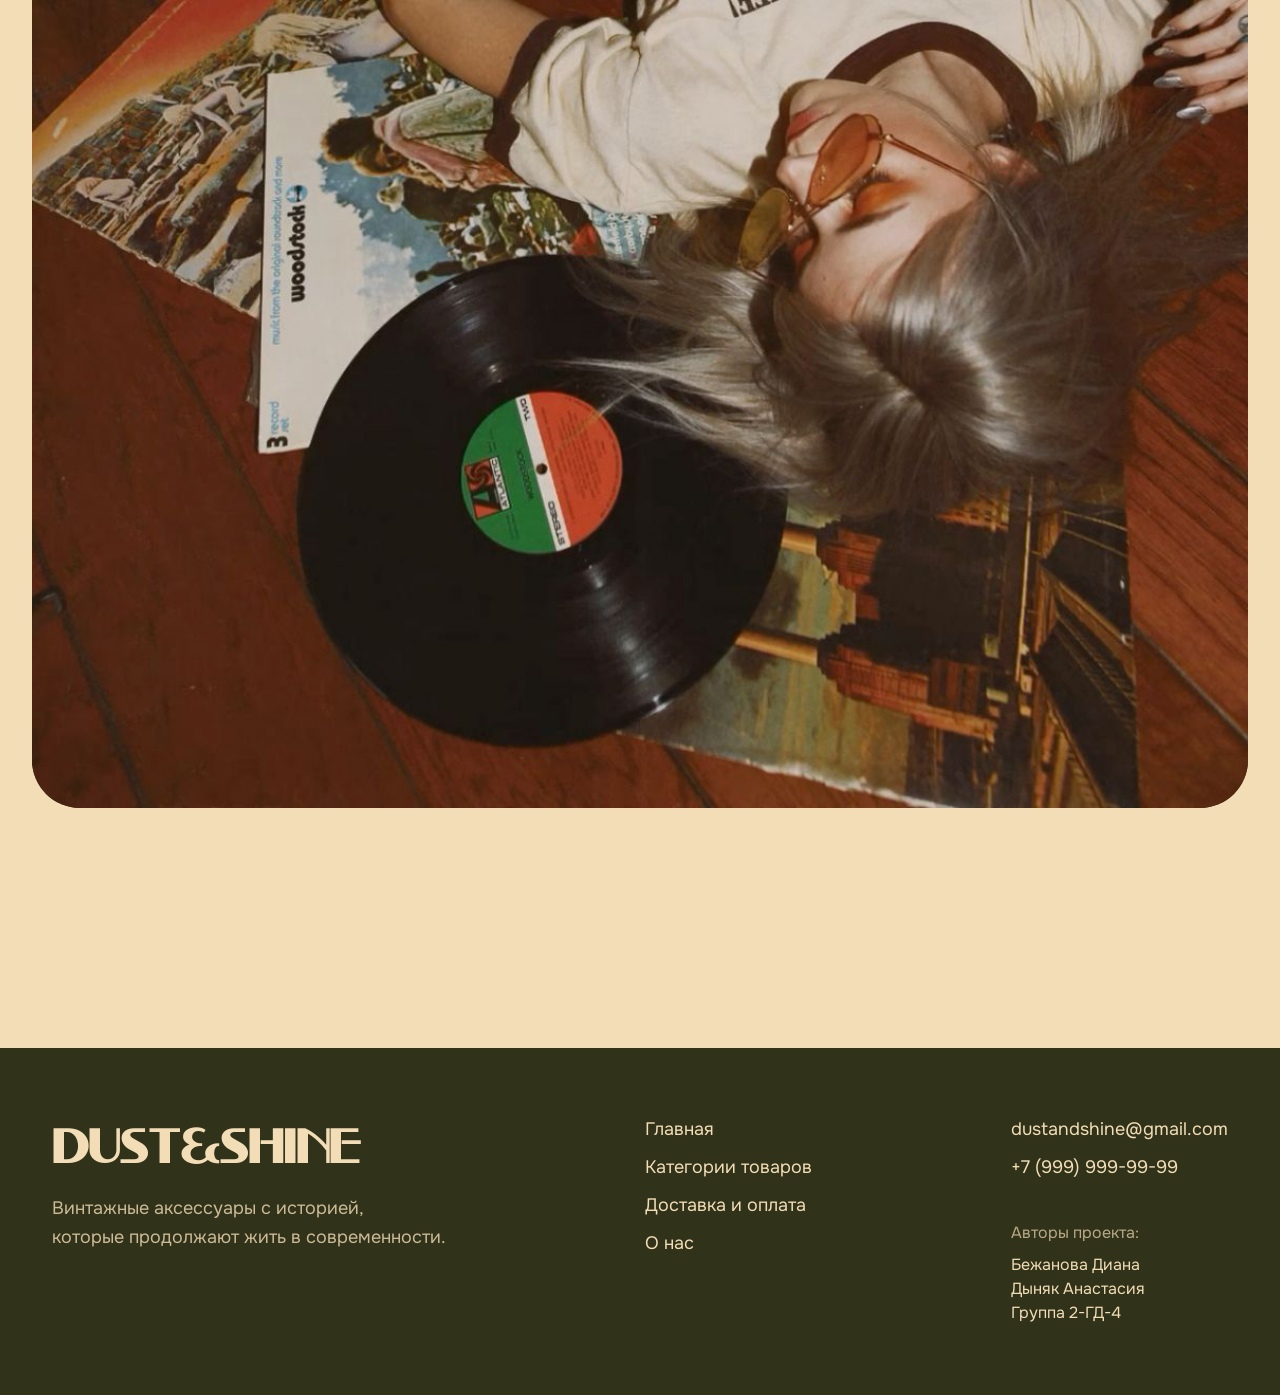
<file: category.html>
<!DOCTYPE html>
<html lang="ru">
<head>
  <meta charset="UTF-8">
  <meta name="viewport" content="width=device-width, initial-scale=1.0, viewport-fit=cover">
  <title>Категории товаров | DUST&SHINE — Винтаж с историей</title>

  <!-- Шрифт Onest + альтернатива -->
  <link rel="preconnect" href="https://fonts.googleapis.com">
  <link rel="preconnect" href="https://fonts.gstatic.com" crossorigin>
  <link href="https://fonts.googleapis.com/css2?family=Onest:wght@300;400;500;600&display=swap" rel="stylesheet">

  <!-- Основные стили (общие для всего сайта) -->
  <link rel="stylesheet" href="style.css">
  <!-- Уникальные стили для страницы категорий -->
  <link rel="stylesheet" href="category-page.css">
</head>
<body>
  <div class="page">

    <!-- ШАПКА (идентично главной) -->
  <header class="header">
    <a href="index.html" class="header-logo">
    <img src="images/logo.png" alt="DUST&SHINE">
  </a>
  <nav class="nav">
    <a href="index.html">Главная</a>
    <a href="category.html" class="active-nav">Категории товаров</a>
    <a href="delivery.html">Доставка и оплата</a>
    <a href="contacs.html">Контакты</a>
    <a href="about.html">О нас</a>
    <!-- Удаляем пустую <a href="cart.html" class="icon-btn"></a> -->
  </nav>
  <div class="icons">
        <!-- Личный кабинет -->
<a href="account.html" class="icon-btn" title="Личный кабинет">
  <svg viewBox="0 0 24 24">
    <path d="M20 21c0-3.2-3.6-5-8-5s-8 1.8-8 5"></path>
    <circle cx="12" cy="8" r="4"></circle>
  </svg>
    <a href="cart.html" class="icon-btn" title="Корзина">
      <svg viewBox="0 0 24 24">
        <circle cx="9" cy="20" r="1.5"></circle>
        <circle cx="18" cy="20" r="1.5"></circle>
        <path d="M3 4h2l2.2 10.2a1 1 0 0 0 1 .8h9.8a1 1 0 0 0 1-.8L21 7H7"></path>
      </svg>
    </a>
  </div>
</header>

  
    <!-- ========== СЕКЦИЯ 2: СЕТКА КАТЕГОРИЙ (3+ категории) ========== -->
    <section class="categories-grid-section">
      <div class="section-caption">
        <h2 class="beladonna-title">Исследуйте коллекции</h2>
        <div class="caption-line"></div>
      </div>

      <div class="categories-grid">
        <!-- Категория 1: Сумки -->
        <div class="category-card" data-category="bags">
          <div class="card-image-wrapper" data-modal-img="images/category-bags.jpg">
            <img src="images/category-bags.jpg" alt="Винтажные сумки" class="category-img" onerror="this.src='https://placehold.co/600x800/E6D2AE/4A0D17?text=Сумки+Vintage'">
          </div>
          <div class="card-info">
            <h3 class="card-category">Сумки &amp; Багаж</h3>
            <p class="card-desc">Кожа, замша, легендарные модели 80–90-х. Каждая сумка прошла реставрацию.</p>
            <a href="products.html?cat=bags" class="card-link">Смотреть подборку →</a>
          </div>
        </div>

        <!-- Категория 2: Ремни и аксессуары -->
        <div class="category-card" data-category="belts">
          <div class="card-image-wrapper" data-modal-img="images/category-belts.jpg">
            <img src="images/category-belts.jpg" alt="Винтажные ремни" class="category-img" onerror="this.src='https://placehold.co/600x800/E6D2AE/4A0D17?text=Ремни+и+аксессуары'">
          </div>
          <div class="card-info">
            <h3 class="card-category">Ремни &amp; Пояса</h3>
            <p class="card-desc">Акценты, которые меняют образ. Настоящая кожа, пряжки с историей.</p>
            <a href="products.html?cat=belts" class="card-link">Выбрать ремень →</a>
          </div>
        </div>

        <!-- Категория 3: Украшения & броши -->
        <div class="category-card" data-category="jewelry">
          <div class="card-image-wrapper" data-modal-img="images/category-jewelry.jpg">
            <img src="images/category-jewelry.jpg" alt="Винтажные украшения" class="category-img" onerror="this.src='https://placehold.co/600x800/E6D2AE/4A0D17?text=Украшения+Vintage'">
          </div>
          <div class="card-info">
            <h3 class="card-category">Украшения &amp; Броши</h3>
            <p class="card-desc">Эмаль, серебро, винтажная бижутерия — элегантность вне времени.</p>
            <a href="products.html?cat=jewelry" class="card-link">Узнать детали →</a>
          </div>
        </div>

        <!-- Категория 4: Головные уборы -->
        <div class="category-card" data-category="hats">
          <div class="card-image-wrapper" data-modal-img="images/category-hats.jpg">
            <img src="images/category-hats.jpg" alt="Винтажные шляпы" class="category-img" onerror="this.src='https://placehold.co/600x800/E6D2AE/4A0D17?text=Головные+уборы'">
          </div>
          <div class="card-info">
            <h3 class="card-category">Головные уборы</h3>
            <p class="card-desc">Шляпы, береты, кепи — деталь, которая создаёт силуэт и настроение.</p>
            <a href="products.html?cat=hats" class="card-link">Исследовать →</a>
          </div>
        </div>

        <!-- Категория 5: Текстиль и платки -->
        <div class="category-card" data-category="scarves">
          <div class="card-image-wrapper" data-modal-img="images/category-scarves.jpg">
            <img src="images/category-scarves.jpg" alt="Винтажные платки" class="category-img" onerror="this.src='https://placehold.co/600x800/E6D2AE/4A0D17?text=Платки+и+шарфы'">
          </div>
          <div class="card-info">
            <h3 class="card-category">Платки &amp; Шарфы</h3>
            <p class="card-desc">Шелк, винтажные принты, уникальные расцветки для вашего стиля.</p>
            <a href="products.html?cat=scarves" class="card-link">Посмотреть платки →</a>
          </div>
        </div>
        <!-- Категория 6: Очки и оправы -->
<div class="category-card" data-category="glasses">
  <div class="card-image-wrapper" data-modal-img="images/category-glasses.jpg">
    <img src="images/category-glasses.jpg" alt="Винтажные очки" class="category-img" onerror="this.src='https://placehold.co/600x800/E6D2AE/4A0D17?text=Очки+Vintage'">
  </div>
  <div class="card-info">
    <h3 class="card-category">Очки &amp; Оправы</h3>
    <p class="card-desc">Стильные силуэты 60–90-х: «кошачий глаз», оверсайз, металл и рог. Завершите образ винтажной оптикой.</p>
    <a href="products.html?cat=glasses" class="card-link">Выбрать оправу →</a>
  </div>
</div>
    </section>

    <!-- ========== СЕКЦИЯ 3: ИНСПИРАЦИЯ + ПРЕИМУЩЕСТВА (коллаж / текст) ========== -->
    <section class="inspiration-advantage">
      <div class="inspiration-inner">
        <div class="inspiration-text-block">
          <span class="inspiration-badge">почему dust&shine</span>
          <h2 class="beladonna-title left-align">Вторая жизнь <br>с безупречным стилем</h2>
          <p class="inspiration-paragraph">
            Мы отбираем только аутентичные вещи с характером: каждая проходит профессиональную чистку, 
            реставрацию и проверку на подлинность. Наша миссия — продлить историю, сохранив душу оригинала.
          </p>
          <ul class="advantage-list">
            <li>✔️ Экспертная реставрация кожи и замши</li>
            <li>✔️ Каждая вещь имеет паспорт состояния</li>
            <li>✔️ Этичное потребление и осознанный выбор</li>
            <li>✔️ Доставка по всей России</li>
          </ul>
          <a href="#" class="shop-btn secondary-btn">Узнать о процессе</a>
        </div>
        <div class="inspiration-media" data-modal-img="images/about-block.jpg">
          <img src="images/about-block.jpg" alt="Атмосфера DUST SHINE — винтажная эстетика" onerror="this.src='https://placehold.co/640x800/E6D2AE/4A0D17?text=Винтаж+эстетика'">
        </div>
      </div>
    </section>

    <!-- Скрытое модальное окно для увеличения (как на главной) -->
    <div class="image-modal" id="imageModal">
      <div class="modal-close" id="modalClose">
        <svg viewBox="0 0 24 24" fill="none" stroke="currentColor" stroke-width="2">
          <line x1="18" y1="6" x2="6" y2="18"></line>
          <line x1="6" y1="6" x2="18" y2="18"></line>
        </svg>
      </div>
      <img class="modal-content" id="modalImage" alt="Увеличенное изображение">
    </div>
  </div>

  <!-- единый скрипт для модального окна (работа с data-modal-img) -->
  <script>
    (function() {
      const modal = document.getElementById('imageModal');
      const modalImg = document.getElementById('modalImage');
      const closeBtn = document.getElementById('modalClose');
      const clickableWrappers = document.querySelectorAll('[data-modal-img]');
      
      function openModal(src, altText) {
        if (!modal || !modalImg) return;
        modalImg.src = src;
        modalImg.alt = altText || 'Изображение DUST SHINE';
        modal.classList.add('active');
        document.body.style.overflow = 'hidden';
      }
      
      function closeModalFn() {
        if (!modal) return;
        modal.classList.remove('active');
        document.body.style.overflow = '';
        setTimeout(() => {
          if (!modal.classList.contains('active')) modalImg.src = '';
        }, 300);
      }
      
      if (clickableWrappers.length) {
        clickableWrappers.forEach(container => {
          const imgEl = container.querySelector('img');
          if (imgEl) {
            container.addEventListener('click', (e) => {
              e.stopPropagation();
              const src = imgEl.getAttribute('src');
              const alt = imgEl.getAttribute('alt') || 'Изображение категории';
              if (src) openModal(src, alt);
            });
          } else {
            const directSrc = container.getAttribute('data-modal-img');
            if (directSrc) {
              container.addEventListener('click', (e) => {
                e.stopPropagation();
                openModal(directSrc, 'Винтаж DUST SHINE');
              });
            }
          }
        });
      }
      
      if (modal) {
        modal.addEventListener('click', (e) => {
          if (e.target === modal) closeModalFn();
        });
      }
      if (closeBtn) closeBtn.addEventListener('click', closeModalFn);
      document.addEventListener('keydown', (e) => {
        if (e.key === 'Escape' && modal && modal.classList.contains('active')) closeModalFn();
      });
      if (modalImg) modalImg.addEventListener('click', (e) => e.stopPropagation());
    })();
  </script>
</body>
<footer class="footer">

  <div class="footer-content">

    <!-- ЛЕВАЯ ЧАСТЬ -->
    <div class="footer-left">

      <h2>DUST&SHINE</h2>

      <p>
        Винтажные аксессуары с историей,<br>
        которые продолжают жить в современности.
      </p>

    </div>

    <!-- ЦЕНТР -->
    <div class="footer-center">

      <a href="index.html">Главная</a>
      <a href="category.html">Категории товаров</a>
      <a href="delivery.html">Доставка и оплата</a>
      <a href="about.html">О нас</a>

    </div>

    <!-- ПРАВАЯ ЧАСТЬ -->
    <div class="footer-right">

  <p>dustandshine@gmail.com</p>
  <p>+7 (999) 999-99-99</p>

  <div class="footer-authors">
    <span>Авторы проекта:</span>
    <p>Бежанова Диана</p>
    <p>Дыняк Анастасия</p>
    <p>Группа 2-ГД-4</p>
  </div>

</div>

  </div>

</footer>
</html>
</file>
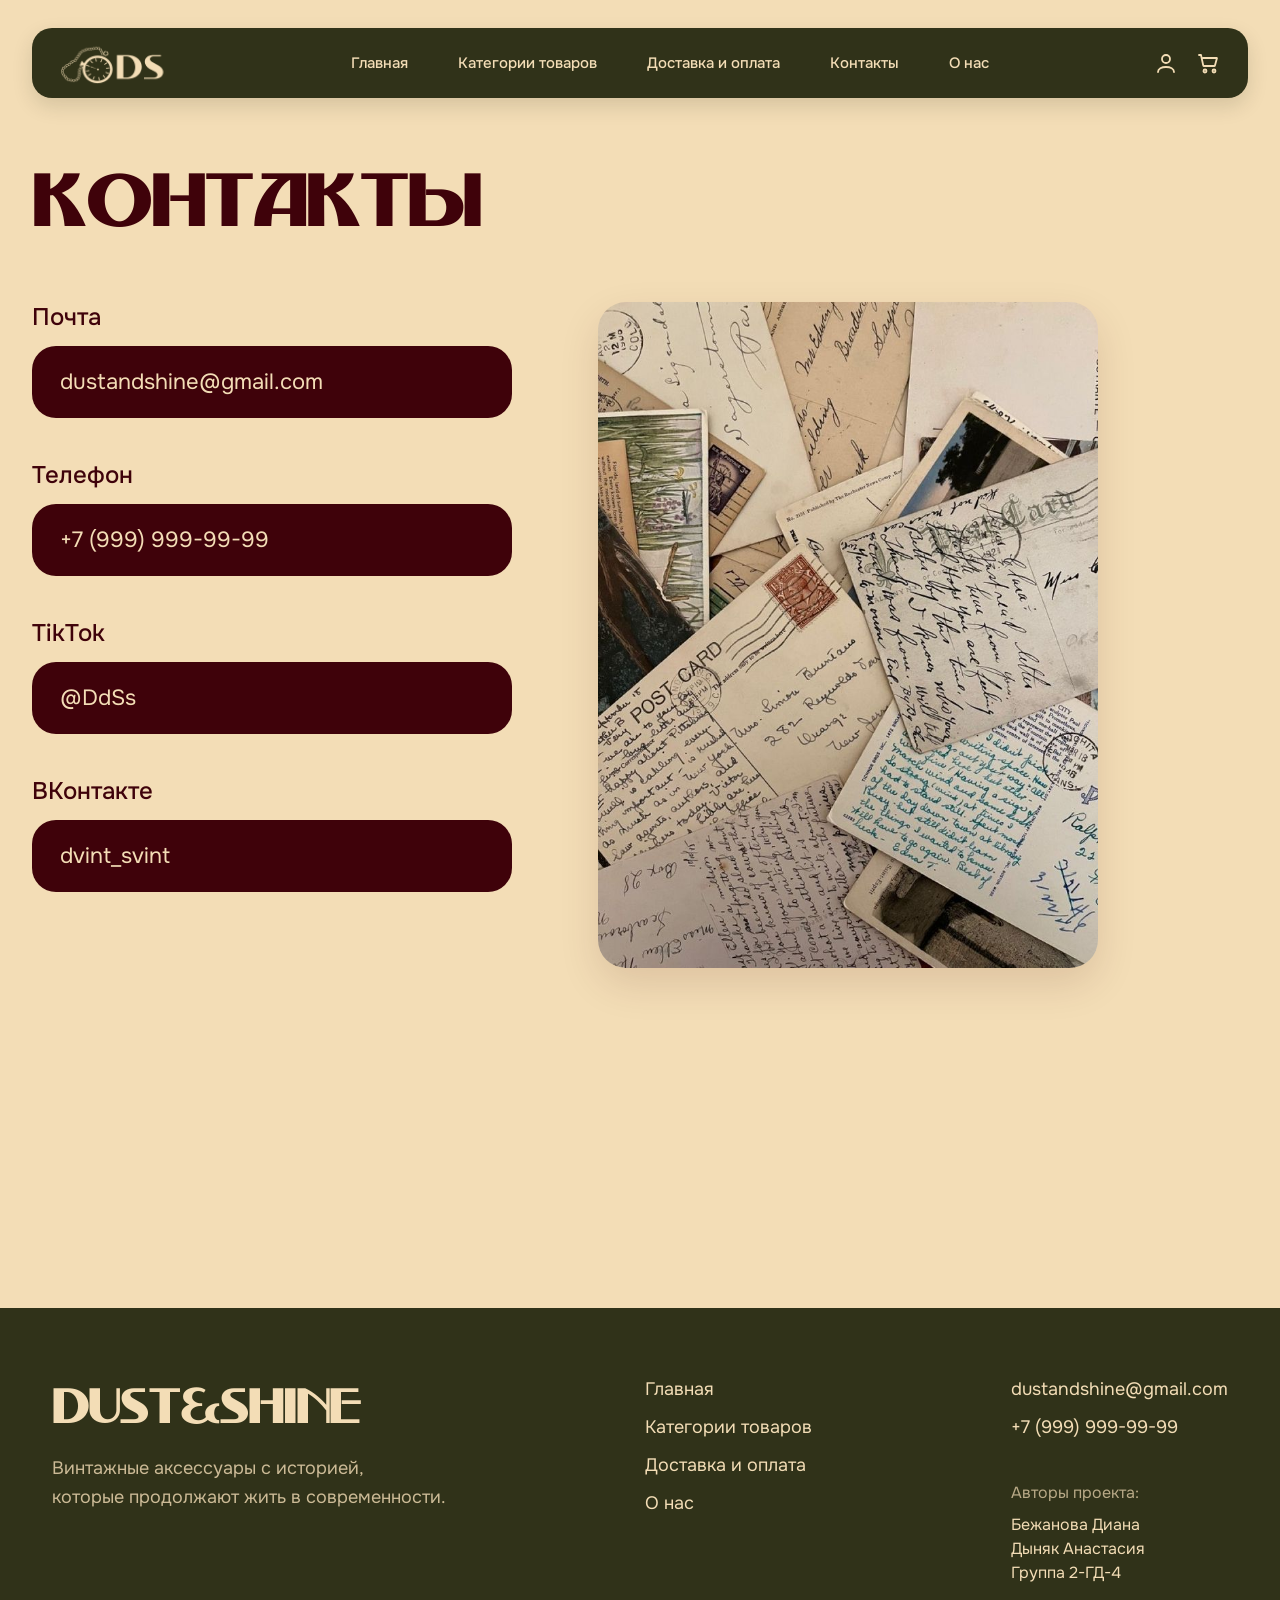
<file: contacs.html>
<!DOCTYPE html>
<html lang="ru">
<head>
  <meta charset="UTF-8">
  <meta name="viewport" content="width=device-width, initial-scale=1.0">
  <title>Контакты | DUST&SHINE</title>

  <link rel="preconnect" href="https://fonts.googleapis.com">
  <link rel="preconnect" href="https://fonts.gstatic.com" crossorigin>
  <link href="https://fonts.googleapis.com/css2?family=Onest:wght@300;400;500;600&display=swap" rel="stylesheet">

  <link rel="stylesheet" href="style.css">
</head>
<body>
  <div class="page">

    

    <!-- ШАПКА (исправлена вложенность иконок) -->
    <header class="header">
      <a href="index.html" class="header-logo">
    <img src="images/logo.png" alt="DUST&SHINE">
  </a>
      <nav class="nav">
        <a href="index.html">Главная</a>
        <a href="category.html">Категории товаров</a>
        <a href="delivery.html">Доставка и оплата</a>
        <a href="contacs.html" class="active-nav">Контакты</a>
        <a href="about.html">О нас</a>
      </nav>
      <div class="icons">
        <a href="account.html" class="icon-btn" title="Личный кабинет">
          <svg viewBox="0 0 24 24">
            <path d="M20 21c0-3.2-3.6-5-8-5s-8 1.8-8 5"></path>
            <circle cx="12" cy="8" r="4"></circle>
          </svg>
        </a>
        <a href="cart.html" class="icon-btn" title="Корзина">
          <svg viewBox="0 0 24 24">
            <circle cx="9" cy="20" r="1.5"></circle>
            <circle cx="18" cy="20" r="1.5"></circle>
            <path d="M3 4h2l2.2 10.2a1 1 0 0 0 1 .8h9.8a1 1 0 0 0 1-.8L21 7H7"></path>
          </svg>
        </a>
      </div>
    </header>

    <!-- ОСНОВНОЙ БЛОК КОНТАКТОВ -->
    <main class="contacts-page">
      <h1 class="contacts-title">Контакты</h1>

      <div class="contacts-wrapper">
        <div class="contacts-container">
          <div class="contact-item">
            <p class="contact-label">Почта</p>
            <div class="contact-box">dustandshine@gmail.com</div>
          </div>
          <div class="contact-item">
            <p class="contact-label">Телефон</p>
            <div class="contact-box">+7 (999) 999-99-99</div>
          </div>
          <div class="contact-item">
            <p class="contact-label">TikTok</p>
            <div class="contact-box">@DdSs</div>
          </div>
          <div class="contact-item">
            <p class="contact-label">ВКонтакте</p>
            <div class="contact-box">dvint_svint</div>
          </div>
        </div>
        <div class="contacts-image">
          <img src="images/contacts-photo.jpg" alt="Фото магазина">
        </div>
      </div>
    </main>

  </div>

  <footer class="footer">
    <div class="footer-content">
      <div class="footer-left">
        <h2>DUST&SHINE</h2>
        <p>Винтажные аксессуары с историей,<br>которые продолжают жить в современности.</p>
      </div>
      <div class="footer-center">
        <a href="index.html">Главная</a>
        <a href="category.html">Категории товаров</a>
        <a href="delivery.html">Доставка и оплата</a>
        <a href="about.html">О нас</a>
      </div>
      <div class="footer-right">
        <p>dustandshine@gmail.com</p>
        <p>+7 (999) 999-99-99</p>
        <div class="footer-authors">
          <span>Авторы проекта:</span>
          <p>Бежанова Диана</p>
          <p>Дыняк Анастасия</p>
          <p>Группа 2-ГД-4</p>
        </div>
      </div>
    </div>
  </footer>
</body>
</html>
</file>
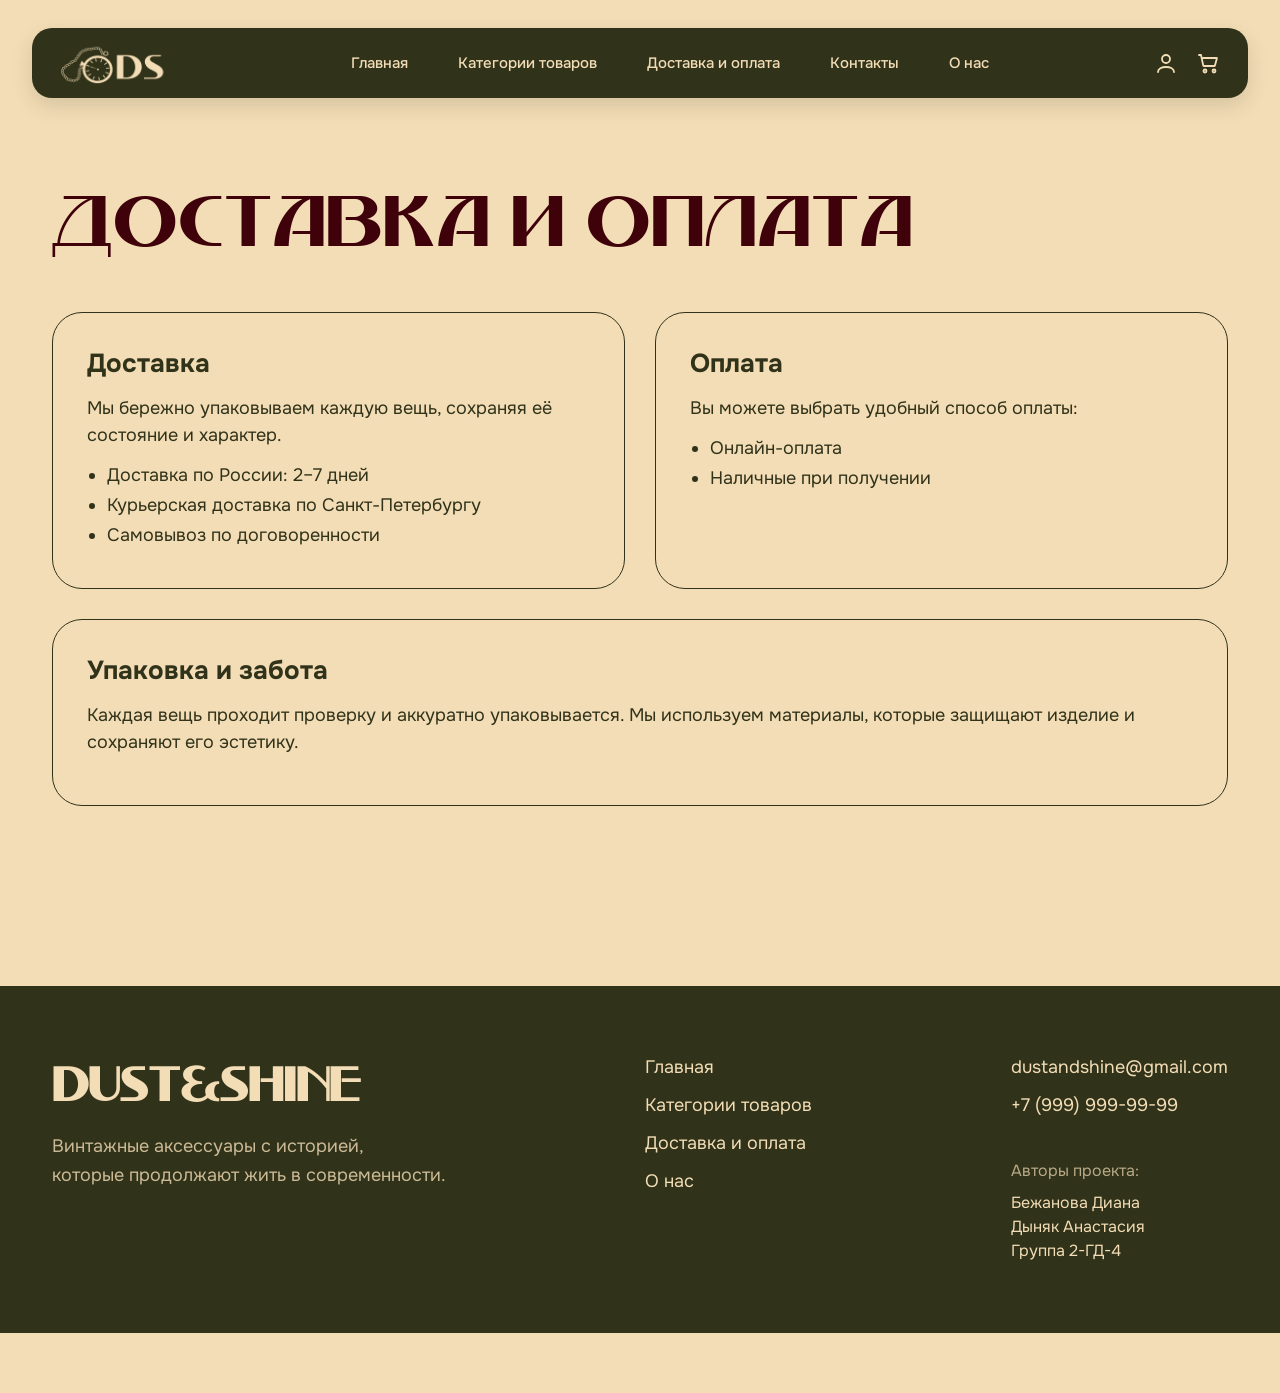
<file: delivery.html>
<!DOCTYPE html>
<html lang="ru">
<head>
  <meta charset="UTF-8">
  <meta name="viewport" content="width=device-width, initial-scale=1.0">
  <title>Доставка и оплата | DUST&SHINE</title>

  <link rel="preconnect" href="https://fonts.googleapis.com">
  <link rel="preconnect" href="https://fonts.gstatic.com" crossorigin>
  <link href="https://fonts.googleapis.com/css2?family=Onest:wght@300;400;500;600&display=swap" rel="stylesheet">

  <link rel="stylesheet" href="style.css">
  <style>
    /* Гарантия, что контент не выходит за пределы шапки */
    .delivery {
      width: 1360px;
      max-width: 100%;
      margin: 80px auto 0;  /* ← отступ сверху как был изначально */
      padding: 0 20px;
      box-sizing: border-box;
    }
    @media (max-width: 1400px) {
      .delivery {
        width: 95%;
      }
    }
  </style>
</head>
<body>
<div class="page">

  <!-- ШАПКА (исправлена ошибка с незакрытым тегом) -->
  <header class="header">
    <a href="index.html" class="header-logo">
      <img src="images/logo.png" alt="DUST&SHINE">
    </a>
    <nav class="nav">
      <a href="index.html">Главная</a>
      <a href="category.html">Категории товаров</a>
      <a href="delivery.html" class="active-nav">Доставка и оплата</a>
      <a href="contacs.html">Контакты</a>
      <a href="about.html">О нас</a>
    </nav>
    <div class="icons">
      <a href="account.html" class="icon-btn" title="Личный кабинет">
        <svg viewBox="0 0 24 24">
          <path d="M20 21c0-3.2-3.6-5-8-5s-8 1.8-8 5"></path>
          <circle cx="12" cy="8" r="4"></circle>
        </svg>
      </a>
      <a href="cart.html" class="icon-btn" title="Корзина">
        <svg viewBox="0 0 24 24">
          <circle cx="9" cy="20" r="1.5"></circle>
          <circle cx="18" cy="20" r="1.5"></circle>
          <path d="M3 4h2l2.2 10.2a1 1 0 0 0 1 .8h9.8a1 1 0 0 0 1-.8L21 7H7"></path>
        </svg>
      </a>
    </div>
  </header>

  <!-- ОСНОВНОЙ БЛОК -->
  <section class="delivery">
    <h1 class="delivery-title">Доставка и оплата</h1>
    <div class="delivery-grid">
      <div class="delivery-card">
        <h2>Доставка</h2>
        <p>Мы бережно упаковываем каждую вещь, сохраняя её состояние и характер.</p>
        <ul>
          <li>Доставка по России: 2–7 дней</li>
          <li>Курьерская доставка по Санкт-Петербургу</li>
          <li>Самовывоз по договоренности</li>
        </ul>
      </div>
      <div class="delivery-card">
        <h2>Оплата</h2>
        <p>Вы можете выбрать удобный способ оплаты:</p>
        <ul>
          <li>Онлайн-оплата</li>
          <li>Наличные при получении</li>
        </ul>
      </div>
      <div class="delivery-card wide">
        <h2>Упаковка и забота</h2>
        <p>Каждая вещь проходит проверку и аккуратно упаковывается. Мы используем материалы, которые защищают изделие и сохраняют его эстетику.</p>
      </div>
    </div>
  </section>

  <footer class="footer">
    <div class="footer-content">
      <div class="footer-left">
        <h2>DUST&SHINE</h2>
        <p>Винтажные аксессуары с историей,<br>которые продолжают жить в современности.</p>
      </div>
      <div class="footer-center">
        <a href="index.html">Главная</a>
        <a href="category.html">Категории товаров</a>
        <a href="delivery.html">Доставка и оплата</a>
        <a href="about.html">О нас</a>
      </div>
      <div class="footer-right">
        <p>dustandshine@gmail.com</p>
        <p>+7 (999) 999-99-99</p>
        <div class="footer-authors">
          <span>Авторы проекта:</span>
          <p>Бежанова Диана</p>
          <p>Дыняк Анастасия</p>
          <p>Группа 2-ГД-4</p>
        </div>
      </div>
    </div>
  </footer>

</div>
</body>
</html>
</file>
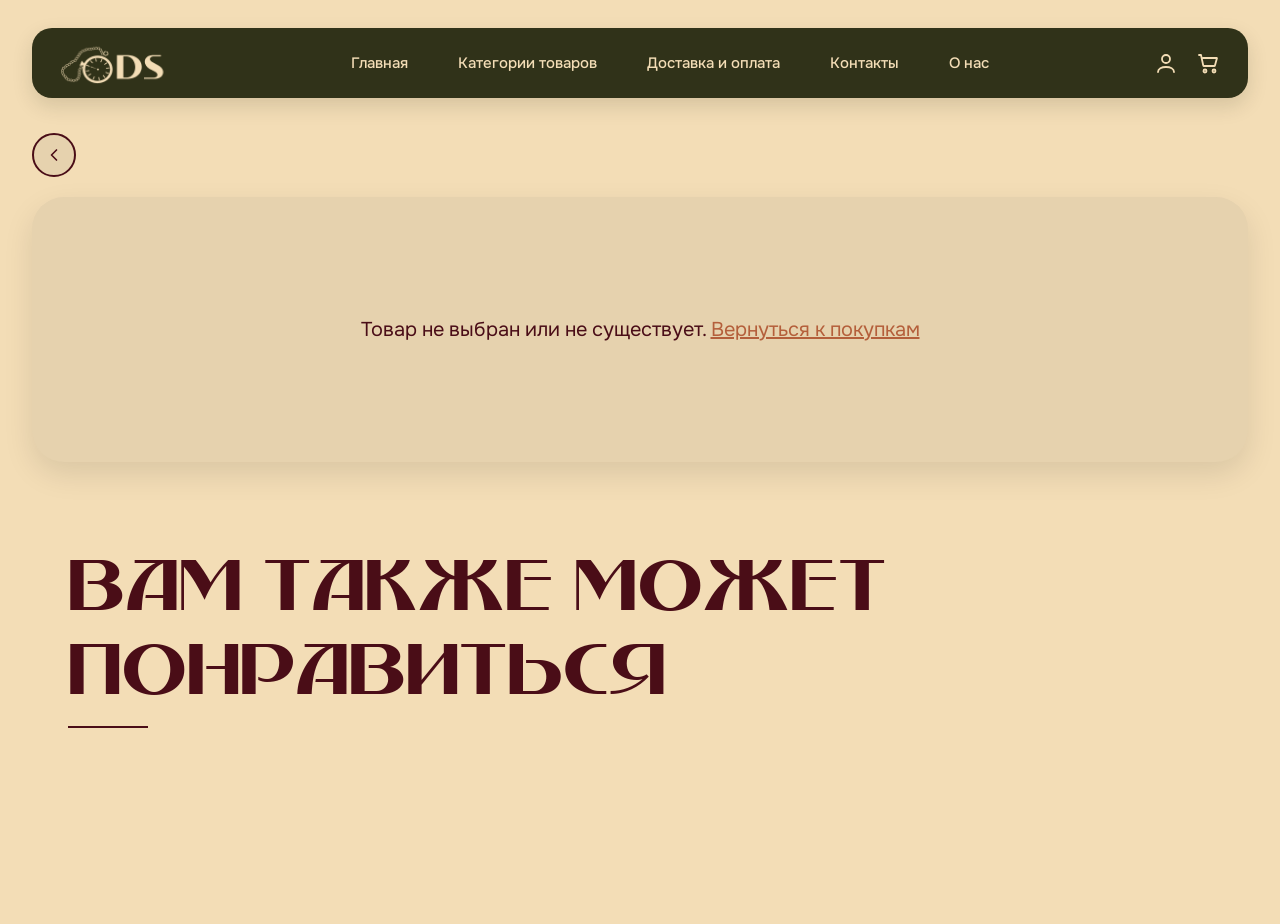
<file: product-detail.html>
<!DOCTYPE html>
<html lang="ru">
<head>
  <meta charset="UTF-8">
  <meta name="viewport" content="width=device-width, initial-scale=1.0, viewport-fit=cover">
  <title>Товар | DUST&SHINE — Винтаж с историей</title>
  <link rel="preconnect" href="https://fonts.googleapis.com">
  <link rel="preconnect" href="https://fonts.gstatic.com" crossorigin>
  <link href="https://fonts.googleapis.com/css2?family=Onest:wght@300;400;500;600&display=swap" rel="stylesheet">
  <link rel="stylesheet" href="style.css">
  <link rel="stylesheet" href="category-page.css">
  <link rel="stylesheet" href="product-detail.css">
</head>
<body>
<div class="page">
  
  <header class="header">
    <a href="index.html" class="header-logo">
    <img src="images/logo.png" alt="DUST&SHINE">
  </a>
    <nav class="nav">
      <a href="index.html">Главная</a>
      <a href="category.html">Категории товаров</a>
      <a href="delivery.html">Доставка и оплата</a>
      <a href="contacs.html">Контакты</a>
      <a href="about.html">О нас</a>
    </nav>
    <div class="icons">
      <a href="account.html" class="icon-btn"><svg viewBox="0 0 24 24"><path d="M20 21c0-3.2-3.6-5-8-5s-8 1.8-8 5"></path><circle cx="12" cy="8" r="4"></circle></svg></a>
      <a href="cart.html" class="icon-btn"><svg viewBox="0 0 24 24"><circle cx="9" cy="20" r="1.5"></circle><circle cx="18" cy="20" r="1.5"></circle><path d="M3 4h2l2.2 10.2a1 1 0 0 0 1 .8h9.8a1 1 0 0 0 1-.8L21 7H7"></path></svg></a>
    </div>
  </header>

  <!-- Кнопка назад -->
  <div class="back-btn-circle-wrapper">
    <button class="back-circle" onclick="history.back()" aria-label="Назад">
      <svg viewBox="0 0 24 24" width="24" height="24">
        <path d="M15 18l-6-6 6-6" stroke="currentColor" stroke-width="2" fill="none" stroke-linecap="round" stroke-linejoin="round"/>
      </svg>
    </button>
  </div>

  <main class="product-detail" id="productDetailContainer">
    <div class="loading-state">Загрузка товара...</div>
  </main>

  <!-- Блок похожих товаров (3 карточки) -->
  <section class="similar-products">
    <div class="section-caption">
      <h2 class="beladonna-title">Вам также может понравиться</h2>
      <div class="caption-line"></div>
    </div>
    <div class="similar-grid" id="similarGrid"></div>
  </section>
</div>

<!-- Модальное окно для изображений -->
<div id="imageModal" class="image-modal">
  <span class="modal-close">&times;</span>
  <img class="modal-content" id="modalImage">
  <div class="modal-caption" id="modalCaption"></div>
</div>

<script>
  // ==================== ПОЛНАЯ БАЗА ТОВАРОВ (ID 1–18) ====================
  const productsDatabase = {
    1: {
      id: 1, name: "Саквояж «Классик», 1992", category: "Сумки & Багаж",
      mainImage: "images/product-bag-1.jpg",
      fullDescription: "Аутентичный докторский саквояж, Великобритания, 1992 г. Натуральная воловья кожа, медная фурнитура. Внутри два отделения, хлопковая подкладка. Отреставрирован: укреплены углы, новый ремень.",
      characteristics: {"Материал": "Натуральная кожа","Страна":"Великобритания","Год":"1992","Цвет":"Тёмно-коричневый","Размеры":"28x38x14 см","Состояние":"Отлично"},
      stock: 3, price: "12 900 ₽", similarIds: [2,3,5]
    },
    2: {
      id: 2, name: "Замшевая сумка-почтальон", category: "Сумки & Багаж",
      mainImage: "images/product-bag-2.jpg",
      fullDescription: "Итальянская замша, 80-е. Ремень регулируется до 130 см, внутри карман на молнии. Ручная чистка, водоотталкивающая пропитка.",
      characteristics: {"Материал":"Замша","Страна":"Италия","Год":"1987","Цвет":"Карамельный","Размеры":"24x30x8 см","Состояние":"Хорошее"},
      stock: 1, price: "8 500 ₽", similarIds: [1,3,4]
    },
    3: {
      id: 3, name: "Тоут «British Library»", category: "Сумки & Багаж",
      mainImage: "images/product-bag-3.jpg",
      fullDescription: "Тиснёная кожа, лимитированная серия для Британской библиотеки, 1995 г. Вместительная, два кармана внутри. Укреплены углы.",
      characteristics: {"Материал":"Тиснёная кожа","Страна":"Англия","Год":"1995","Цвет":"Тёмно-вишнёвый","Размеры":"32x42x12 см","Состояние":"Отличное"},
      stock: 2, price: "11 200 ₽", similarIds: [1,2,6]
    },
    4: {
      id: 4, name: "Ремень «Western», 80-е", category: "Ремни & Пояса",
      mainImage: "images/product-belt-1.jpg",
      fullDescription: "Широкий кожаный ремень с тиснением, латунная пряжка. Производство США, 1985 г. Отличное состояние, длина 110 см.",
      characteristics: {"Материал":"Кожа","Страна":"США","Год":"1985","Цвет":"Коричневый","Длина":"110 см","Пряжка":"Латунь"},
      stock: 4, price: "4 500 ₽", similarIds: [5,6,7]
    },
    5: {
      id: 5, name: "Пояс-корсет", category: "Ремни & Пояса",
      mainImage: "images/product-belt-2.jpg",
      fullDescription: "Кожаный пояс-корсет, регулируемый, винтажная фурнитура. Европа, 1990 г. Ширина 8 см, универсальный размер.",
      characteristics: {"Материал":"Кожа","Страна":"Германия","Год":"1990","Цвет":"Чёрный","Ширина":"8 см","Фурнитура":"Металл"},
      stock: 2, price: "5 200 ₽", similarIds: [4,6,8]
    },
    6: {
      id: 6, name: "Ремень с цепочкой", category: "Ремни & Пояса",
      mainImage: "images/product-belt-3.jpg",
      fullDescription: "Узкий ремень из мягкой кожи, серебристая цепочка-вставка. Италия, 1988 г. Длина 95 см.",
      characteristics: {"Материал":"Кожа/металл","Страна":"Италия","Год":"1988","Цвет":"Чёрный","Длина":"95 см"},
      stock: 3, price: "3 900 ₽", similarIds: [4,5,9]
    },
    7: {
      id: 7, name: "Брошь «Камея», 60-е", category: "Украшения & Броши",
      mainImage: "images/product-jewelry-1.jpg",
      fullDescription: "Брошь-камея, ручная резьба по перламутру, серебро 925. Англия, 1960-е. Размер 4 см.",
      characteristics: {"Материал":"Перламутр, серебро","Страна":"Англия","Год":"1965","Тип":"Брошь"},
      stock: 1, price: "3 200 ₽", similarIds: [8,9,10]
    },
    8: {
      id: 8, name: "Колье-жгут", category: "Украшения & Броши",
      mainImage: "images/product-jewelry-2.jpg",
      fullDescription: "Многоярусное колье из стекляруса, металлическая фурнитура. Франция, 1980 г. Длина 50 см.",
      characteristics: {"Материал":"Стеклярус, металл","Страна":"Франция","Год":"1980","Цвет":"Бордовый","Длина":"50 см"},
      stock: 2, price: "2 800 ₽", similarIds: [7,9,11]
    },
    9: {
      id: 9, name: "Серьги-гвоздики", category: "Украшения & Броши",
      mainImage: "images/product-jewelry-3.jpg",
      fullDescription: "Эмаль, винтажная позолота, 1980-е. Застёжка-гвоздик. Диаметр 1,5 см.",
      characteristics: {"Материал":"Металл, эмаль","Страна":"Чехословакия","Год":"1985","Цвет":"Зелёный"},
      stock: 3, price: "1 900 ₽", similarIds: [7,8,12]
    },
    10: {
      id: 10, name: "Фетровая шляпа", category: "Головные уборы",
      mainImage: "images/product-hat-1.jpg",
      fullDescription: "Мягкая фетровая шляпа, лента, размер 56-58. Германия, 1980-е. Поля 7 см.",
      characteristics: {"Материал":"Фетр","Страна":"Германия","Год":"1985","Размер":"56-58","Цвет":"Шоколад"},
      stock: 1, price: "4 200 ₽", similarIds: [11,12,13]
    },
    11: {
      id: 11, name: "Берет", category: "Головные уборы",
      mainImage: "images/product-hat-2.jpg",
      fullDescription: "Шерстяной берет, винтажный помпон, цвет бордо. Франция, 1970-е. Универсальный размер.",
      characteristics: {"Материал":"Шерсть","Страна":"Франция","Год":"1978","Цвет":"Бордо"},
      stock: 2, price: "2 500 ₽", similarIds: [10,12,14]
    },
    12: {
      id: 12, name: "Кепи 80-х", category: "Головные уборы",
      mainImage: "images/product-hat-3.jpg",
      fullDescription: "Хлопковое кепи в клетку, регулируемый размер. Англия, 1987 г.",
      characteristics: {"Материал":"Хлопок","Страна":"Англия","Год":"1987","Цвет":"Клетка"},
      stock: 3, price: "3 000 ₽", similarIds: [10,11,15]
    },
    13: {
      id: 13, name: "Шелковый платок", category: "Платки & Шарфы",
      mainImage: "images/product-scarf-1.jpg",
      fullDescription: "Ручная роспись по шёлку, размер 90x90 см. Италия, 1980-е.",
      characteristics: {"Материал":"Шёлк","Страна":"Италия","Год":"1985","Размер":"90x90 см","Рисунок":"Цветочный"},
      stock: 2, price: "3 500 ₽", similarIds: [14,15,16]
    },
    14: {
      id: 14, name: "Пашмина", category: "Платки & Шарфы",
      mainImage: "images/product-scarf-2.jpg",
      fullDescription: "Кашемировая пашмина с бахромой, тёплый бежевый оттенок. Непал, 1990 г. Размер 70x200 см.",
      characteristics: {"Материал":"Кашемир","Страна":"Непал","Год":"1990","Цвет":"Бежевый","Размер":"70x200 см"},
      stock: 1, price: "5 000 ₽", similarIds: [13,15,17]
    },
    15: {
      id: 15, name: "Винтажный шарф", category: "Платки & Шарфы",
      mainImage: "images/product-scarf-3.jpg",
      fullDescription: "Шерстяной шарф в клетку, оригинальная этикетка. Шотландия, 1988 г. Размер 30x150 см.",
      characteristics: {"Материал":"Шерсть","Страна":"Шотландия","Год":"1988","Цвет":"Клетка","Размер":"30x150 см"},
      stock: 3, price: "2 800 ₽", similarIds: [13,14,18]
    },
    16: {
      id: 16, name: "Очки «Кошачий глаз»", category: "Очки & Оправы",
      mainImage: "images/product-glasses-1.jpg",
      fullDescription: "Пластиковая оправа «кошачий глаз», оригинальные стёкла. США, 1960-е. В комплекте винтажный кейс.",
      characteristics: {"Материал":"Пластик","Страна":"США","Год":"1965","Форма":"Кошачий глаз","Ширина оправы":"13 см"},
      stock: 1, price: "4 800 ₽", similarIds: [17,18,1]
    },
    17: {
      id: 17, name: "Оверсайз оправа", category: "Очки & Оправы",
      mainImage: "images/product-glasses-2.jpg",
      fullDescription: "Крупная оправа металл/рог, 1990-е. Линзы без диоптрий. Ширина оправы 14 см.",
      characteristics: {"Материал":"Металл/рог","Страна":"Италия","Год":"1992","Форма":"Оверсайз","Цвет":"Черепаховый"},
      stock: 2, price: "5 200 ₽", similarIds: [16,18,4]
    },
    18: {
      id: 18, name: "Металлическая оправа", category: "Очки & Оправы",
      mainImage: "images/product-glasses-3.jpg",
      fullDescription: "Тонкая металлическая оправа, круглые линзы. Франция, 1988 г. Стиль «интеллектуал».",
      characteristics: {"Материал":"Металл","Страна":"Франция","Год":"1988","Форма":"Круглые","Цвет":"Золотистый"},
      stock: 3, price: "3 900 ₽", similarIds: [16,17,6]
    }
  };

  // ==================== ФУНКЦИЯ ДОБАВЛЕНИЯ В КОРЗИНУ ====================
  const CART_KEY = 'dustshine_cart';

  function addToCart(product) {
    let cart = localStorage.getItem(CART_KEY);
    cart = cart ? JSON.parse(cart) : [];
    const existingIndex = cart.findIndex(item => item.id === product.id);
    if (existingIndex !== -1) {
      cart[existingIndex].quantity += product.quantity;
    } else {
      cart.push({
        id: product.id,
        name: product.name,
        price: product.price,
        image: product.image,
        category: product.category,
        quantity: product.quantity
      });
    }
    localStorage.setItem(CART_KEY, JSON.stringify(cart));
  }

  function getProductIdFromUrl() {
    const params = new URLSearchParams(window.location.search);
    const id = params.get('id');
    return id ? parseInt(id) : null;
  }

  function renderProductDetail(productId) {
    const container = document.getElementById('productDetailContainer');
    const product = productsDatabase[productId];
    if (!product) {
      container.innerHTML = `<div class="error-state">Товар не найден. <a href="category.html">Вернуться к категориям</a></div>`;
      return;
    }

    let charsHtml = '';
    for (const [key, value] of Object.entries(product.characteristics)) {
      charsHtml += `<div class="char-row"><span class="char-name">${key}:</span><span class="char-value">${value}</span></div>`;
    }
    const stockStatus = product.stock > 0 
      ? `<span class="in-stock">✓ В наличии: ${product.stock} шт.</span>` 
      : `<span class="out-of-stock">✗ Нет в наличии</span>`;

    const html = `
      <div class="product-card-layout">
        <div class="product-main-row">
          <div class="product-image-col">
            <img src="${product.mainImage}" alt="${product.name}" onerror="this.src='https://placehold.co/600x800/E6D2AE/4A0D17?text=${encodeURIComponent(product.name)}'">
          </div>
          <div class="product-info-col">
            <h1 class="product-title">${product.name}</h1>
            <div class="product-category">${product.category}</div>
            <div class="product-price">${product.price}</div>
            <div class="product-full-description"><h3>Описание</h3><p>${product.fullDescription}</p></div>
            <div class="stock-info">${stockStatus}</div>
            <div class="cart-controls">
              <div class="quantity-selector">
                <button class="qty-btn" id="decrQty">−</button>
                <input type="number" id="qtyInput" value="1" min="1" max="${product.stock}" step="1">
                <button class="qty-btn" id="incrQty">+</button>
              </div>
              <button class="add-to-cart-btn" id="addToCartBtn" ${product.stock === 0 ? 'disabled' : ''}>Добавить в корзину</button>
            </div>
            <div id="cartMessage" class="cart-message"></div>
          </div>
        </div>
        <div class="product-characteristics-bottom"><h3>Характеристики</h3><div class="chars-grid">${charsHtml}</div></div>
      </div>
    `;
    container.innerHTML = html;

    const decrBtn = document.getElementById('decrQty'), incrBtn = document.getElementById('incrQty'), qtyInput = document.getElementById('qtyInput');
    const addBtn = document.getElementById('addToCartBtn'), msgDiv = document.getElementById('cartMessage');
    if (decrBtn && incrBtn && qtyInput) {
      const maxStock = product.stock;
      const updateQty = () => { let val = parseInt(qtyInput.value); if (isNaN(val)) val = 1; val = Math.min(maxStock, Math.max(1, val)); qtyInput.value = val; };
      decrBtn.onclick = () => { let val = parseInt(qtyInput.value); if (val > 1) qtyInput.value = val - 1; updateQty(); };
      incrBtn.onclick = () => { let val = parseInt(qtyInput.value); if (val < maxStock) qtyInput.value = val + 1; updateQty(); };
      qtyInput.onchange = updateQty;
    }
    if (addBtn) {
      addBtn.onclick = () => {
        const quantity = parseInt(qtyInput.value);
        const priceNumber = parseInt(product.price.replace(/\s/g, '').replace('₽', ''));
        addToCart({
          id: product.id,
          name: product.name,
          price: priceNumber,
          image: product.mainImage,
          category: product.category,
          quantity: quantity
        });
        msgDiv.innerHTML = `✅ Товар "${product.name}" в количестве ${quantity} шт. добавлен в корзину!`;
        msgDiv.style.opacity = '1';
        setTimeout(() => msgDiv.style.opacity = '0', 3000);
      };
    }
  }

  function renderSimilarProducts(productId) {
    const product = productsDatabase[productId];
    if (!product || !product.similarIds || product.similarIds.length === 0) {
      document.getElementById('similarGrid').innerHTML = '<div class="no-similar">Нет похожих товаров</div>';
      return;
    }
    const similar = product.similarIds.map(id => productsDatabase[id]).filter(p => p);
    const similarHtml = similar.map(p => `
      <div class="category-card similar-card">
        <div class="card-image-wrapper">
          <img src="${p.mainImage}" alt="${p.name}" class="category-img" onerror="this.src='https://placehold.co/600x800/E6D2AE/4A0D17?text=${encodeURIComponent(p.name)}'">
        </div>
        <div class="card-info">
          <h3 class="card-category">${p.name}</h3>
          <p class="card-desc">${p.fullDescription.substring(0, 80)}…</p>
          <div class="similar-price">${p.price}</div>
          <a href="product-detail.html?id=${p.id}" class="card-link">Подробнее →</a>
        </div>
      </div>
    `).join('');
    document.getElementById('similarGrid').innerHTML = similarHtml;
  }

  // Инициализация и модальное окно
  const productId = getProductIdFromUrl();
  if (productId && productsDatabase[productId]) {
    renderProductDetail(productId);
    renderSimilarProducts(productId);
  } else {
    document.getElementById('productDetailContainer').innerHTML = `<div class="error-state">Товар не выбран или не существует. <a href="category.html">Вернуться к покупкам</a></div>`;
    document.getElementById('similarGrid').innerHTML = '';
  }

  // Модальное окно для увеличения фото
  const modal = document.getElementById('imageModal'), modalImg = document.getElementById('modalImage'), modalCaption = document.getElementById('modalCaption'), closeBtn = document.querySelector('.modal-close');
  document.addEventListener('click', (e) => {
    const wrapper = e.target.closest('.card-image-wrapper') || e.target.closest('.product-image-col');
    if (wrapper) {
      const img = wrapper.querySelector('img');
      if (img && img.src) {
        modal.style.display = 'flex';
        modalImg.src = img.src;
        modalCaption.textContent = img.alt || 'Винтажное изделие';
        e.stopPropagation();
      }
    }
  });
  const closeModal = () => modal.style.display = 'none';
  modal.addEventListener('click', closeModal);
  closeBtn.addEventListener('click', closeModal);
  modalImg.addEventListener('click', (e) => e.stopPropagation());
</script>
</body>
</html>
</file>
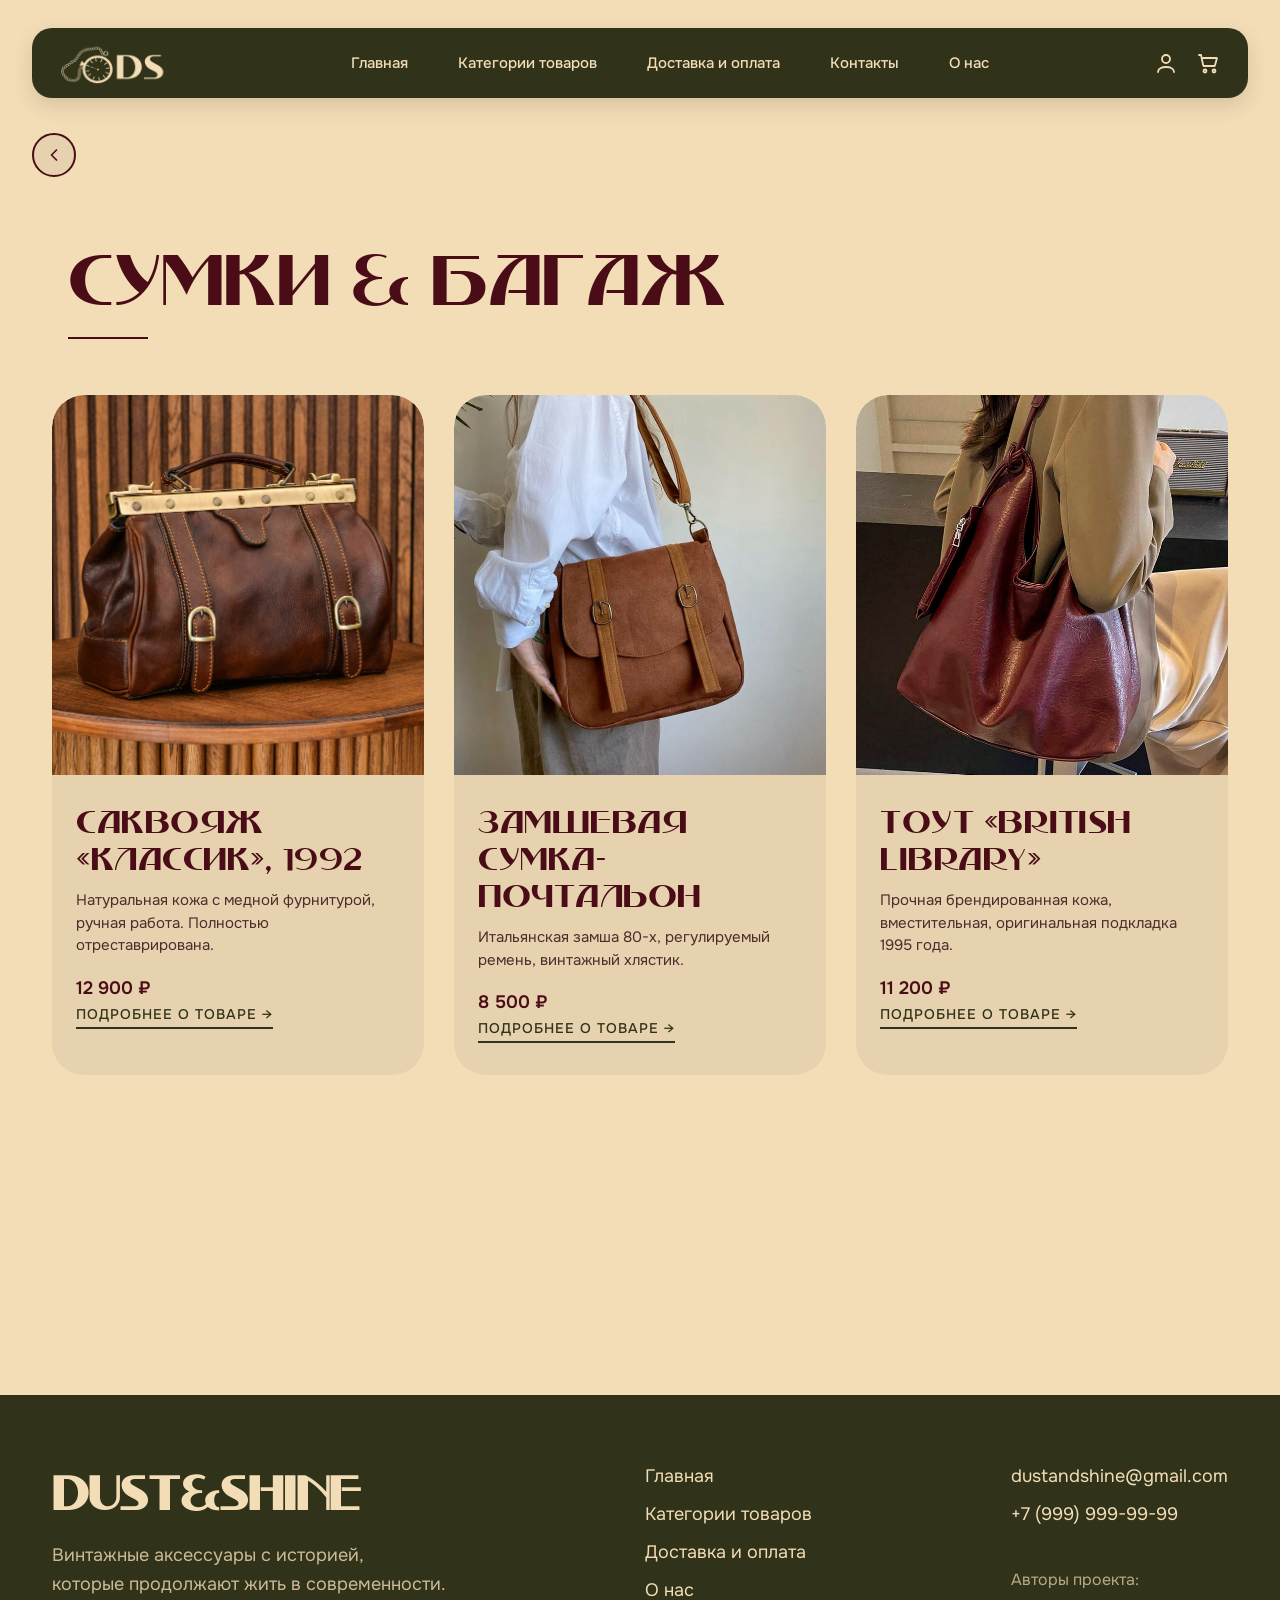
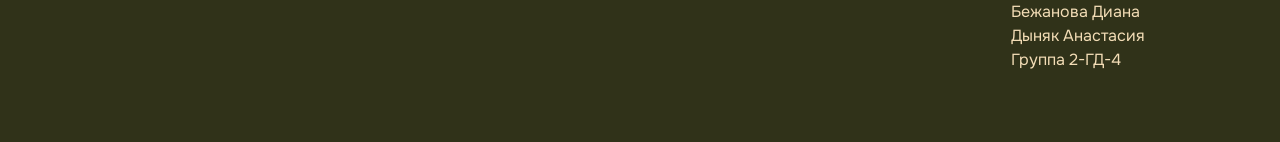
<file: products.html>
<!DOCTYPE html>
<html lang="ru">
<head>
  <meta charset="UTF-8">
  <meta name="viewport" content="width=device-width, initial-scale=1.0, viewport-fit=cover">
  <title>Подборка | DUST&SHINE</title>

  <link rel="preconnect" href="https://fonts.googleapis.com">
  <link rel="preconnect" href="https://fonts.gstatic.com" crossorigin>
  <link href="https://fonts.googleapis.com/css2?family=Onest:wght@300;400;500;600&display=swap" rel="stylesheet">

  <link rel="stylesheet" href="style.css">
  <link rel="stylesheet" href="category-page.css">
  <link rel="stylesheet" href="products.css">
  <style>
    /* Стиль для цены в карточке (как в product-detail) */
    .product-price-mini {
      font-family: 'Onest', sans-serif;
      font-size: 18px;
      font-weight: 600;
      color: #4A0D17;
      margin: 8px 0 4px;
    }
  </style>
</head>
<body>
<div class="page">

  
  <header class="header">
    <a href="index.html" class="header-logo">
    <img src="images/logo.png" alt="DUST&SHINE">
  </a>
    <nav class="nav">
      <a href="index.html">Главная</a>
      <a href="category.html">Категории товаров</a>
      <a href="delivery.html">Доставка и оплата</a>
      <a href="contacs.html">Контакты</a>
      <a href="about.html">О нас</a>
    </nav>
    <div class="icons">
      <a href="account.html" class="icon-btn" title="Личный кабинет">
        <svg viewBox="0 0 24 24"><path d="M20 21c0-3.2-3.6-5-8-5s-8 1.8-8 5"></path><circle cx="12" cy="8" r="4"></circle></svg>
      </a>
      <a href="cart.html" class="icon-btn" title="Корзина">
        <svg viewBox="0 0 24 24"><circle cx="9" cy="20" r="1.5"></circle><circle cx="18" cy="20" r="1.5"></circle><path d="M3 4h2l2.2 10.2a1 1 0 0 0 1 .8h9.8a1 1 0 0 0 1-.8L21 7H7"></path></svg>
      </a>
    </div>
  </header>

  <!-- Кнопка назад -->
  <div class="back-btn-circle-wrapper">
    <button class="back-circle" onclick="history.back()" aria-label="Назад">
      <svg viewBox="0 0 24 24" width="24" height="24">
        <path d="M15 18l-6-6 6-6" stroke="currentColor" stroke-width="2" fill="none" stroke-linecap="round" stroke-linejoin="round"/>
      </svg>
    </button>
  </div>

  <!-- Только заголовок категории и сетка товаров -->
  <section class="products-grid-section">
    <div class="section-caption">
      <h2 class="beladonna-title" id="categoryTitle">Избранные модели</h2>
      <div class="caption-line"></div>
    </div>
    <div class="products-grid" id="productsGrid"></div>
  </section>

</div>

<!-- Модальное окно для увеличения фото -->
<div id="imageModal" class="image-modal">
  <span class="modal-close">&times;</span>
  <img class="modal-content" id="modalImage">
  <div class="modal-caption" id="modalCaption"></div>
</div>

<footer class="footer">
  <div class="footer-content">
    <div class="footer-left">
      <h2>DUST&SHINE</h2>
      <p>Винтажные аксессуары с историей,<br>которые продолжают жить в современности.</p>
    </div>
    <div class="footer-center">
      <a href="index.html">Главная</a>
      <a href="category.html">Категории товаров</a>
      <a href="delivery.html">Доставка и оплата</a>
      <a href="about.html">О нас</a>
    </div>
    <div class="footer-right">
      <p>dustandshine@gmail.com</p>
      <p>+7 (999) 999-99-99</p>
      <div class="footer-authors">
        <span>Авторы проекта:</span>
        <p>Бежанова Диана</p>
        <p>Дыняк Анастасия</p>
        <p>Группа 2-ГД-4</p>
      </div>
    </div>
  </div>
</footer>

<script>
  // ==================== ДАННЫЕ ДЛЯ ВСЕХ КАТЕГОРИЙ С ЦЕНАМИ ====================
  const categoriesData = {
    bags: {
      name: "Сумки & Багаж",
      products: [
        { id: 1, name: "Саквояж «Классик», 1992", desc: "Натуральная кожа с медной фурнитурой, ручная работа. Полностью отреставрирована.", img: "images/product-bag-1.jpg", price: "12 900 ₽" },
        { id: 2, name: "Замшевая сумка-почтальон", desc: "Итальянская замша 80-х, регулируемый ремень, винтажный хлястик.", img: "images/product-bag-2.jpg", price: "8 500 ₽" },
        { id: 3, name: "Тоут «British Library»", desc: "Прочная брендированная кожа, вместительная, оригинальная подкладка 1995 года.", img: "images/product-bag-3.jpg", price: "11 200 ₽" }
      ]
    },
    belts: {
      name: "Ремни & Пояса",
      products: [
        { id: 4, name: "Ремень «Western», 80-е", desc: "Широкая кожа, тиснение, латунная пряжка.", img: "images/product-belt-1.jpg", price: "4 500 ₽" },
        { id: 5, name: "Пояс-корсет", desc: "Кожаный, регулируемый, винтажная фурнитура.", img: "images/product-belt-2.jpg", price: "5 200 ₽" },
        { id: 6, name: "Ремень с цепочкой", desc: "Узкий, из мягкой кожи, серебристая пряжка.", img: "images/product-belt-3.jpg", price: "3 900 ₽" }
      ]
    },
    jewelry: {
      name: "Украшения & Броши",
      products: [
        { id: 7, name: "Брошь «Камея», 60-е", desc: "Ручная работа, перламутр, серебро 925.", img: "images/product-jewelry-1.jpg", price: "3 200 ₽" },
        { id: 8, name: "Колье-жгут", desc: "Стеклярус, металл, застёжка-карабин.", img: "images/product-jewelry-2.jpg", price: "2 800 ₽" },
        { id: 9, name: "Серьги-гвоздики", desc: "Эмаль, винтажная позолота, 1980-е.", img: "images/product-jewelry-3.jpg", price: "1 900 ₽" }
      ]
    },
    hats: {
      name: "Головные уборы",
      products: [
        { id: 10, name: "Фетровая шляпа", desc: "Мягкий фетр, лента, размер 56-58.", img: "images/product-hat-1.jpg", price: "4 200 ₽" },
        { id: 11, name: "Берет", desc: "Шерсть, винтажный помпон, цвет бордо.", img: "images/product-hat-2.jpg", price: "2 500 ₽" },
        { id: 12, name: "Кепи 80-х", desc: "Хлопок, клетка, регулируемый размер.", img: "images/product-hat-3.jpg", price: "3 000 ₽" }
      ]
    },
    scarves: {
      name: "Платки & Шарфы",
      products: [
        { id: 13, name: "Шелковый платок", desc: "Ручная роспись, размер 90x90 см.", img: "images/product-scarf-1.jpg", price: "3 500 ₽" },
        { id: 14, name: "Пашмина", desc: "Кашемир, бахрома, тёплый оттенок.", img: "images/product-scarf-2.jpg", price: "5 000 ₽" },
        { id: 15, name: "Винтажный шарф", desc: "Шерсть, клетка, оригинальная этикетка.", img: "images/product-scarf-3.jpg", price: "2 800 ₽" }
      ]
    },
    glasses: {
      name: "Очки & Оправы",
      products: [
        { id: 16, name: "Очки «Кошачий глаз»", desc: "Пластик, оригинальные стёкла, винтажный кейс.", img: "images/product-glasses-1.jpg", price: "4 800 ₽" },
        { id: 17, name: "Оверсайз оправа", desc: "Металл/рог, 1990-е, линзы без диоптрий.", img: "images/product-glasses-2.jpg", price: "5 200 ₽" },
        { id: 18, name: "Металлическая оправа", desc: "Тонкая, круглые линзы, стиль «интеллектуал».", img: "images/product-glasses-3.jpg", price: "3 900 ₽" }
      ]
    }
  };

  // Получаем категорию из URL (?cat=...)
  function getCategory() {
    const params = new URLSearchParams(window.location.search);
    const cat = params.get('cat');
    return categoriesData[cat] ? cat : 'bags';
  }

  // Рендер заголовка и карточек с ценой (без кнопки корзины)
  function renderPage(catData) {
    document.getElementById('categoryTitle').innerHTML = catData.name;
    const grid = document.getElementById('productsGrid');
    const productsHtml = catData.products.map(p => `
      <div class="category-card">
        <div class="card-image-wrapper">
          <img src="${p.img}" alt="${p.name}" class="category-img"
               onerror="this.src='https://placehold.co/600x800/E6D2AE/4A0D17?text=${encodeURIComponent(p.name)}'">
        </div>
        <div class="card-info">
          <h3 class="card-category">${p.name}</h3>
          <p class="card-desc">${p.desc}</p>
          <div class="product-price-mini">${p.price}</div>
          <a href="product-detail.html?id=${p.id}" class="card-link">Подробнее о товаре →</a>
        </div>
      </div>
    `).join('');
    grid.innerHTML = productsHtml;
  }

  // Модальное окно
  function initModal() {
    const modal = document.getElementById('imageModal');
    const modalImg = document.getElementById('modalImage');
    const modalCaption = document.getElementById('modalCaption');
    const closeBtn = document.querySelector('.modal-close');
    document.addEventListener('click', (e) => {
      const wrapper = e.target.closest('.card-image-wrapper');
      if (wrapper) {
        const img = wrapper.querySelector('.category-img');
        if (img) {
          modal.style.display = 'flex';
          modalImg.src = img.src;
          modalCaption.textContent = img.alt || 'Винтажное изделие';
          e.stopPropagation();
        }
      }
    });
    function closeModal() { modal.style.display = 'none'; }
    modal.addEventListener('click', closeModal);
    closeBtn.addEventListener('click', closeModal);
    modalImg.addEventListener('click', (e) => e.stopPropagation());
  }

  const catKey = getCategory();
  const catData = categoriesData[catKey];
  renderPage(catData);
  initModal();
</script>
</body>
</html>
</file>
<file: style.css>
/* ========== RESET & GLOBAL ========== */
* {
  margin: 0;
  padding: 0;
  box-sizing: border-box;
}

@font-face {
  font-family: 'Beladonna Modern';
  src: url('fonts/BeladonnaModern.ttf') format('truetype');
  font-weight: normal;
  font-style: normal;
}

body {
  background-color: #F3DDB6;
  font-family: 'Onest', sans-serif;
  color: #303219;
  overflow-x: hidden;
}

/* ========== PAGE CONTAINER ========== */
.page {
  width: 100%;
  display: flex;
  flex-direction: column;
  align-items: center;
  padding-top: 28px;
  padding-bottom: 60px;
}

/* ========== LOGO ========== */
.logo-wrapper {
  margin-bottom: 20px;
  display: flex;
  justify-content: center;
  align-items: center;
}

.logo-wrapper img {
  width: 210px;
  height: auto;
  display: block;
  object-fit: contain;
}

/* ========== HEADER / NAVIGATION ========== */
.header {
  width: 1360px;
  background-color: #303219;
  display: flex;
  align-items: center;
  justify-content: space-between;
  gap: 20px;
  padding: 0 28px;
  box-shadow: 0 8px 20px rgba(48, 50, 25, 0.15);
  border-radius: 20px;
  box-sizing: border-box;
  min-height: 70px;
}

/* Логотип внутри шапки */
.header-logo {
  flex-shrink: 0;
  line-height: 0;
}

.header-logo img {
  height: 45px;
  width: auto;
  display: block;
  object-fit: contain;
}

/* Навигация */
.nav {
  display: flex;
  align-items: center;
  gap: 50px;
  margin: 0;
  padding: 0;
}

.nav a {
  text-decoration: none;
  color: #F3DDB6;
  font-size: 15px;
  font-weight: 500;
  white-space: nowrap;
  transition: 0.25s ease;
  position: relative;
}

.nav a:hover {
  opacity: 0.8;
}

.nav a::after {
  content: "";
  position: absolute;
  left: 0;
  bottom: -4px;
  width: 0%;
  height: 1px;
  background-color: #F3DDB6;
  transition: 0.3s ease;
}

.nav a:hover::after {
  width: 100%;
}

/* Иконки (больше не absolute) */
.icons {
  display: flex;
  align-items: center;
  gap: 18px;
  flex-shrink: 0;
}

.icon-btn {
  width: 24px;
  height: 24px;
  display: flex;
  align-items: center;
  justify-content: center;
  cursor: pointer;
  transition: 0.25s ease;
}

.icon-btn svg {
  width: 100%;
  height: 100%;
  fill: none;
  stroke: #F3DDB6;
  stroke-width: 1.8;
  stroke-linecap: round;
  stroke-linejoin: round;
}

.icon-btn:hover {
  transform: scale(1.08);
  opacity: 0.85;
}

/* ========== HERO SECTION ========== */
.hero {
  width: 1360px;
  margin-top: 56px;
  display: flex;
  justify-content: space-between;
  align-items: center;
  gap: 0;
}

.hero-left {
  max-width: 620px;
  background-color: #E6D2AE;
  padding: 40px 36px;
  border-radius: 40px; 
}

.hero-title {
  font-family: 'Beladonna Modern', serif;
  font-size: 64px;
  font-weight: normal;
  line-height: 1;
  text-transform: uppercase;
  color: #4A0D17;
  margin-bottom: 30px;
}

.hero-text {
  font-family: 'Onest', sans-serif;
  font-size: 24px;
  line-height: 1.45;
  color: #4A2D2D;
  max-width: 520px;
  margin-bottom: 38px;
}

.shop-btn {
  display: inline-flex;
  align-items: center;
  justify-content: center;

  background-color: #303219;
  color: #F3DDB6;

  text-decoration: none;

  font-size: 18px;
  font-weight: 500;

  padding: 16px 42px;

  border-radius: 18px;

  transition: 0.3s ease;
}

.shop-btn:hover {
  transform: translateY(-2px);
  opacity: 0.95;
}

.hero-right img {
  width: 558px;
  height: 710px;
  object-fit: cover;
  display: block;
  border-radius: 32px;
}
.hero-plate {
  width: 100%;
  max-width: 1354px;

  min-height: 767px;

  background-color: #240505;

  border-radius: 40px;

  display: flex;
  align-items: center;
  justify-content: space-between;

  gap: 40px;

  padding: 40px;

  box-shadow: 0 12px 25px rgba(0, 0, 0, 0.1);
}
/* ========== SECOND ABOUT SECTION ========== */
.second-about {
  width: 1360px;
  margin-top: 100px;
  background-color: #F3DDB6;
  padding: 50px 40px;
}

.second-title {
  font-family: 'Beladonna Modern', serif;
  font-size: 64px;
  font-weight: normal;
  text-transform: uppercase;
  color: #4A0D17;
  margin-bottom: 5px;
}

/* ========== ABOUT IMAGE SECTION ========== */
.about-image-section {
  width: 1360px;
  margin-top: 0;
  display: flex;
  justify-content: center;
  align-items: center;
}

.about-image {
  width: 1360px;
  height: auto;
  display: block;
  object-fit: contain;
}

/* ========== GALLERY SECTION ========== */
.gallery-section {
  width: 1360px;
  margin-top: 100px;
}

.gallery-header {
  max-width: 620px;
  padding: 0 36px;
  margin-bottom: 40px;
}

.gallery-title {
  font-family: 'Beladonna Modern', serif;
  font-size: 64px;
  font-weight: normal;
  text-transform: uppercase;
  color: #4A0D17;
}

.gallery-image-wrapper {
  padding: 0 36px;
}

.gallery-main-img {
  width: 100%;
  height: 590px;
  display: block;
  object-fit: cover;
}

.gallery-button-wrapper {
  text-align: center;
  margin-top: 50px;
}

/* ========== NEWS SECTION ========== */
.news-section {
    max-width: 1360px;
    width: 90%;
    margin: 100px auto;
}

.news-header {
    max-width: 620px;
    margin-bottom: 50px;
    padding-left: 36px;
}

.news-title {
    font-family: 'Beladonna Modern', serif;
    font-size: 64px;
    font-weight: normal;
    text-transform: uppercase;
    color: #4A0D17;
}

/* ----- Сетка: горизонтальное расположение (рядом) ----- */
.news-grid {
    display: flex;
    flex-wrap: nowrap;      /* перенос на новую строку при нехватке места */
    gap: 40px;
    justify-content: center;
    align-items: stretch;
}

/* ----- Общие стили карточки ----- */
.news-card {
    transition: transform 0.3s ease, box-shadow 0.3s ease;
    border-radius: 48px;          /* скругленные углы плашек */
    overflow: hidden;
    background-color: #3F020A;
    box-shadow: 0 10px 20px rgba(0, 0, 0, 0.1);
}

/* Эффект при наведении: поднимается и появляется тень */
.news-card:hover {
    transform: translateY(-8px);
    box-shadow: 0 25px 35px -12px rgba(0, 0, 0, 0.4);
}

/* ----- Большая карточка ----- */
.news-card-large {
    width: 785px;
    padding: 20px;
    display: flex;
    flex-direction: column;
    align-items: center;
    justify-content: center;
    margin-left: 36px;
}

/* ----- Маленькая карточка ----- */
.news-card-small {
    width: 555px;
    padding: 20px;
    display: flex;
    flex-direction: column;
    align-items: center;
    justify-content: center;
    margin-right: 36px;
}

/* ----- Обёртка изображения (скругление и анимация) ----- */
.news-img-wrapper {
    border-radius: 36px;
    overflow: hidden;
    transition: transform 0.3s ease;
}

/* При наведении на карточку картинка слегка увеличивается */
.news-card:hover .news-img-wrapper {
    transform: scale(1.02);
}

.news-img-wrapper img {
    display: block;
    width: 100%;
    height: auto;
    object-fit: cover;
    border-radius: 36px;    /* скругление картинок */
    transition: transform 0.4s ease;
}

/* ----- Размеры для большой карточки ----- */
.news-card-large .news-img-wrapper {
    margin-bottom: 20px;
    width: 552px;
}
.news-card-large .news-img-wrapper img {
    width: 552px;
    height: 414px;
}
.news-card-large .news-text-wrapper {
    width: 552px;
}

/* ----- Размеры для маленькой карточки ----- */
.news-card-small .news-text-wrapper {
    width: 324px;
    margin-bottom: 30px;
}
.news-card-small .news-img-wrapper {
    width: 324px;
}
.news-card-small .news-img-wrapper img {
    width: 324px;
    height: 230px;
}

/* ----- Текст новости ----- */
.news-text-wrapper p {
    font-family: 'Onest', sans-serif;
    font-weight: 300;
    font-size: 24px;
    line-height: 1.4;
    color: #F3DDB6;
    text-align: justify;
    margin: 0;
}

/* ----- Адаптивность: на планшетах карточки остаются рядом, но уменьшаются отступы ----- */
@media (max-width: 1300px) {
    .news-card-large {
        margin-left: 0;
    }
    .news-card-small {
        margin-right: 0;
    }
}

@media (max-width: 900px) {
    .news-grid {
        gap: 30px;
        justify-content: center;
    }
    /* Карточки занимают всю доступную ширину, но остаются горизонтальными блоками, переносятся */
    .news-card-large,
    .news-card-small {
        width: 100%;
        max-width: 600px;
        margin: 0 auto;
    }
    /* Подстраиваем размеры изображений и текста под мобильные */
    .news-card-large .news-img-wrapper,
    .news-card-large .news-img-wrapper img,
    .news-card-small .news-img-wrapper,
    .news-card-small .news-img-wrapper img,
    .news-card-large .news-text-wrapper,
    .news-card-small .news-text-wrapper {
        width: 100%;
        height: auto;
    }
    .news-title {
        font-size: 48px;
        text-align: center;
    }
    .news-header {
        padding-left: 0;
        text-align: center;
    }
}

/* ========== MEDIA QUERIES (АДАПТИВ) ========== */
@media (max-width: 1450px) {
  .header,
  .hero,
  .second-about,
  .about-image-section,
  .gallery-section,
  .news-section {
    width: 95%;
  }

  .hero-right img {
    width: 500px;
    height: 640px;
  }

  .hero-title {
    font-size: 74px;
  }

  .about-image {
    width: 100%;
  }
}

@media (max-width: 1150px) {
  .hero {
    flex-direction: column;
    text-align: center;
    gap: 50px;
  }

  .hero-left {
    max-width: 100%;
  }

  .hero-text {
    max-width: 100%;
  }

  .hero-right img {
    width: 100%;
    max-width: 558px;
    height: auto;
  }

  .news-grid {
    flex-direction: column;
    align-items: center;
  }

  .news-card-large,
  .news-card-small {
    margin-left: 0;
    margin-right: 0;
    width: 90%;
    max-width: 785px;
  }

  .news-card-large .news-img-wrapper img {
    width: 100%;
    max-width: 552px;
    height: auto;
  }

  .news-card-large .news-text-wrapper {
    width: 100%;
    max-width: 552px;
  }
}

@media (max-width: 900px) {
  .header {
    height: auto;
    padding: 16px 20px;
    flex-wrap: wrap;
  }

  .nav {
    width: 100%;
    justify-content: center;
    flex-wrap: nowrap;
    gap: 20px 30px;
  }

  .icons {
    position: static;
    width: 100%;
    justify-content: center;
    margin-top: 14px;
  }

  .hero-title {
    font-size: 54px;
  }

  .hero-text {
    font-size: 18px;
  }

  .logo-wrapper img {
    width: 160px;
  }

  .gallery-main-img {
    height: auto;
    min-height: 300px;
  }

  .news-card-large .news-text-wrapper p,
  .news-card-small .news-text-wrapper p {
    font-size: 18px;
  }
}

/* ========== ДОПОЛНИТЕЛЬНЫЕ СТИЛИ ДЛЯ УВЕЛИЧЕНИЯ ИЗОБРАЖЕНИЙ ========== */

/* Курсор-указатель для кликабельных изображений */
.gallery-image-wrapper,
.news-img-wrapper {
  cursor: pointer;
  transition: transform 0.2s ease;
}

.gallery-image-wrapper:hover .gallery-main-img,
.news-img-wrapper:hover img {
  opacity: 0.92;
}

/* ========== МОДАЛЬНОЕ ОКНО (УВЕЛИЧЕННОЕ ИЗОБРАЖЕНИЕ) ========== */
.image-modal {
  display: none;
  position: fixed;
  top: 0;
  left: 0;
  width: 100%;
  height: 100%;
  background-color: rgba(0, 0, 0, 0.92);
  z-index: 2000;
  justify-content: center;
  align-items: center;
  cursor: pointer;
  backdrop-filter: blur(4px);
}

.image-modal.active {
  display: flex;
  animation: modalFadeIn 0.25s ease-out;
}

.modal-content {
  max-width: 90vw;
  max-height: 90vh;
  object-fit: contain;
  border-radius: 12px;
  box-shadow: 0 20px 40px rgba(0, 0, 0, 0.5);
  animation: modalZoomIn 0.3s cubic-bezier(0.2, 0.9, 0.4, 1.1);
}

/* Кнопка закрытия */
.modal-close {
  position: absolute;
  top: 28px;
  right: 38px;
  width: 44px;
  height: 44px;
  background: rgba(48, 50, 25, 0.8);
  border-radius: 50%;
  display: flex;
  align-items: center;
  justify-content: center;
  cursor: pointer;
  transition: 0.2s;
  backdrop-filter: blur(6px);
  border: 1px solid rgba(243, 221, 182, 0.5);
}

.modal-close:hover {
  background: #4A0D17;
  transform: scale(1.05);
}

.modal-close svg {
  width: 24px;
  height: 24px;
  stroke: #F3DDB6;
  stroke-width: 2;
}

/* Анимации */
@keyframes modalFadeIn {
  from {
    opacity: 0;
  }
  to {
    opacity: 1;
  }
}

@keyframes modalZoomIn {
  from {
    transform: scale(0.9);
    opacity: 0;
  }
  to {
    transform: scale(1);
    opacity: 1;
  }
}

/* Адаптив для модального окна */
@media (max-width: 768px) {
  .modal-close {
    top: 16px;
    right: 16px;
    width: 38px;
    height: 38px;
  }
  
  .modal-close svg {
    width: 20px;
    height: 20px;
  }
  
  .modal-content {
    max-width: 95vw;
    max-height: 85vh;
  }
}
/* DELIVERY PAGE */

.delivery {
  width: 1360px;
  margin-top: 80px;
}

.delivery-title {
  font-family: 'Beladonna Modern', serif;

  font-size: 64px;
  font-weight: normal;

  color: #3F020A;

  margin-bottom: 50px;

  text-transform: uppercase;
}

.delivery-grid {
  display: grid;
  grid-template-columns: 1fr 1fr;
  gap: 30px;
}

.delivery-card {
  background-color: #F3DDB6;

  padding: 34px;

  border: 1px solid #303219;
  border-radius: 30px;

  transition: 0.3s ease;
}

.delivery-card h2 {
  font-size: 26px;
  margin-bottom: 15px;
}

.delivery-card p {
  font-size: 18px;
  margin-bottom: 15px;
  line-height: 1.5;
}

.delivery-card ul {
  padding-left: 20px;
}

.delivery-card li {
  font-size: 18px;
  margin-bottom: 8px;
}

/* широкая карточка */
.delivery-card.wide {
  grid-column: span 2;
}
/* ABOUT PAGE */

.about {
  width: 100%;
  max-width: 1400px;
  margin: 80px auto 0;
  padding: 0 40px;
}

.about-title {
  margin-left: 10px;

  font-family: 'Beladonna Modern', serif;

  font-size: 64px;
  font-weight: normal;

  color: #3F020A;

  text-transform: uppercase;

  letter-spacing: 1px;

  margin-bottom: 70px;
}
/* блоки */
.about-block {
  display: flex;
  align-items: center;
  justify-content: space-between;
  gap: 100px;
  margin-bottom: 120px;
  width: 100%;
}

.about-block.reverse {
  flex-direction: row-reverse;
}

.about-text {
  width: 48%;
  font-size: 22px;
  line-height: 1.7;
}

.about-text p {
  margin-bottom: 20px;
}

/* Скругление для всех фото на странице "О нас" */
.about-image img,
.about-final-image img {
  border-radius: 32px;      /* такое же скругление, как у карточек и галереи */
}

.about-image img {
  width: 640px;
  height: 780px;
  object-fit: cover;
}

/* финальный блок */
.about-final {
  display: flex;
  align-items: center;
  justify-content: space-between;
  gap: 100px;
  margin-top: 80px;
  width: 100%;
}
.about-final-text {
  width: 50%;
  font-size: 20px;
  line-height: 1.6;
}

.about-final-text h2 {
  margin-top: 30px;
  font-size: 28px;
  font-weight: 500;
}

.about-final-image img {
  width: 640px;
  height: 780px;
  object-fit: cover;
}
/* SCROLL ANIMATION */
.fade-in {
  opacity: 0;
  transform: translateY(60px);
  transition: all 0.8s ease;
}

.fade-in.show {
  opacity: 1;
  transform: translateY(0);
}
/* HOVER НА ФОТО */
.about-image,
.about-final-image {
  overflow: hidden;
}

.about-image img,
.about-final-image img {
  transition: transform 0.5s ease, filter 0.5s ease;
}

.about-image img:hover,
.about-final-image img:hover {
  transform: scale(1.05);
  filter: brightness(1.05);
}
 /* CART */

.cart {
  width: 1360px;
  margin: 60px auto 100px;
}

.cart-title {
  font-family: 'Beladonna Modern', serif;
  font-size: 64px;
  font-weight: normal;
  color: #561D1F;
  margin-bottom: 70px;
  margin-top: 30px;
}
.cart-item {
  display: flex;
  align-items: center;

  gap: 40px;

  padding: 35px 0;

  border-bottom: 1px solid rgba(48, 50, 25, 0.2);
}

.cart-item img {
  width: 270px;
  height: 260px;
  object-fit: contain;
  background-color: #E8D7B5;
  padding: 10px;
}
.cart-info {
  flex: 1;

  max-width: 420px;

  margin-left: 10px;
}

.cart-info h2 {
  font-family: 'Onest', sans-serif;
  font-size: 30px;
  font-weight: 500;
  margin-bottom: 10px;
  color: #303219;
}
.cart-info p {
  font-family: 'Onest', sans-serif;
  font-size: 18px;
  color: #6A5A5A;
}
.cart-quantity {
  min-width: 140px;
  justify-content: center;
}

.cart-quantity button {
  width: 38px;
  height: 38px;
  border: 1px solid #303219;
  background: transparent;
  cursor: pointer;
  font-size: 20px;
  transition: 0.3s;
}

.cart-quantity button:hover {
  background-color: #303219;
  color: #F3DDB6;
}

.cart-price {
  width: 180px;
  text-align: right;
  font-size: 24px;
  font-weight: 500;
  color: #303219;
}

.cart-summary {
  margin-top: 70px;
  display: flex;
  justify-content: space-between;
  align-items: center;
}

.cart-total {
  display: flex;
  flex-direction: column;
  gap: 10px;
}

.cart-total span {
  font-size: 20px;
}

.cart-total strong {
  font-size: 42px;
  color: #303219;
}

.checkout-btn {
  background-color: #303219;
  color: #F3DDB6;
  border: none;
  padding: 18px 46px;
  font-size: 18px;
  cursor: pointer;
  transition: 0.3s;
}

.checkout-btn:hover {
  opacity: 0.9;
  transform: translateY(-2px);
}
.modal-overlay {
  position: fixed;
  top: 0;
  left: 0;
  width: 100%;
  height: 100%;
  background: rgba(0,0,0,0.5);
  display: none;
  justify-content: center;
  align-items: center;
}

.modal {
  background: #fff;
  padding: 30px;
  width: 400px;
  border-radius: 12px;
  font-family: Onest;
}

.modal h2 {
  margin-bottom: 20px;
}

.step input {
  display: block;
  width: 100%;
  margin-bottom: 10px;
  padding: 10px;
}

.step label {
  display: block;
  margin: 8px 0;
}

.hidden {
  display: none;
}

button {
  margin-top: 15px;
  padding: 10px;
  width: 100%;
  background: #561D1F;
  color: white;
  border: none;
  cursor: pointer;
  border-radius: 6px;
}

.success {
  text-align: center;
  font-size: 18px;
  color: rgb(51, 3, 17);
}
.modal-overlay {
  position: fixed;
  inset: 0;
  background: rgba(0,0,0,0.5);
  display: none;
  justify-content: center;
  align-items: center;
  z-index: 999;
}

.modal {
  background: #fff;
  padding: 20px;
  width: 400px;
  border-radius: 12px;
}

.hidden {
  display: none;
}
/* FOOTER */

.footer {
  width: 100%;
  margin-top: 180px;
  background-color: #303219;
  padding: 70px 0;
}

.footer-content {
  width: 1360px;
  margin: 0 auto;
  padding: 0 20px;

  display: flex;
  justify-content: space-between;
  align-items: flex-start;
}

.footer-left h2 {
  font-family: 'Beladonna Modern', serif;
  font-size: 42px;
  color: #F3DDB6;
  margin-bottom: 20px;
}

.footer-left p {
  font-family: 'Onest', sans-serif;
  font-size: 18px;
  line-height: 1.6;
  color: #F3DDB6;
  opacity: 0.8;
}

.footer-center {
  display: flex;
  flex-direction: column;
  gap: 16px;
}

.footer-center a {
  text-decoration: none;
  font-family: 'Onest', sans-serif;
  font-size: 18px;
  color: #F3DDB6;
  transition: 0.3s;
}

.footer-center a:hover {
  opacity: 0.7;
}

.footer-right {
  display: flex;
  flex-direction: column;
  gap: 16px;
}

.footer-right p {
  font-family: 'Onest', sans-serif;
  font-size: 18px;
  color: #F3DDB6;
}
/* АВТОРЫ ПРОЕКТА */

.footer-authors {
  margin-top: 28px;
}

.footer-authors span {
  display: block;
  font-family: 'Onest', sans-serif;
  font-size: 16px;
  color: #F3DDB6;
  opacity: 0.7;
  margin-bottom: 10px;
}

.footer-authors p {
  font-family: 'Onest', sans-serif;
  font-size: 16px;
  color: #F3DDB6;
  line-height: 1.5;
}
/* INFO SECTION */

.info-section {
  width: 1360px;
  margin: 60px auto 140px;

  display: flex;

  justify-content: space-between;

  padding: 0 36px;
}
.info-card {
  width: 360px;

  background: rgba(243, 221, 182, 0.65);
backdrop-filter: blur(6px);

  border: 2px solid #3F020A;
  border-radius: 28px;

  padding: 42px 34px;

  transition: 0.35s ease;
  position: relative;
overflow: hidden;
}

.info-card:hover {
  transform: translateY(-6px);
  box-shadow: 0 10px 30px rgba(63, 2, 10, 0.08);
}

.info-card p {
  font-family: 'Onest', sans-serif;
  font-size: 20px;
  line-height: 1.7;
  color: #303219;
}
.info-card::before {
  content: "";

  position: absolute;
  top: 0;
  left: 0;

  width: 100%;
  height: 2px;

  background-color: #3F020A;
}
.news-card {
  display: flex;
  text-decoration: none;
  color: inherit;
}
.news-card:visited {
  color: inherit;
}
/* =========================
   ARTICLE / CARE GUIDE PAGE
========================= */

.care-guide {
  max-width: 900px;
  margin: 80px auto;
  padding: 0 24px;
  font-family: 'Onest', sans-serif;
  color: #303219;
}

/* Заголовки */
.care-guide__header {
  text-align: center;
  margin-bottom: 80px;
}

.care-guide__title {
  font-size: 36px;
  font-weight: 500;
  line-height: 1.3;
  color: #4A0D17;
  margin-bottom: 20px;
}

.care-guide__subtitle {
  font-size: 20px;
  font-weight: 300;
  line-height: 1.6;
  opacity: 0.9;
}

/* Блоки */
.care-block {
  margin-bottom: 70px;
}

/* Заголовок блока */
.care-block h3 {
  font-size: 26px;
  margin-bottom: 15px;
  color: #4A0D17;
}

/* Текст */
.care-block p,
.care-block ul {
  font-size: 18px;
  line-height: 1.8;
}

/* Списки */
.care-block ul {
  padding-left: 20px;
}

.care-block li {
  margin-bottom: 8px;
}

/* КАРТИНКИ ПОД КАЖДЫМ БЛОКОМ */
.care-block img {
  width: 100%;
  height: auto;
  margin-top: 20px;
  border-radius: 24px;
  object-fit: cover;
  transition: transform 0.4s ease;
}

.care-block img:hover {
  transform: scale(1.02);
}

/* Разделение как в журнале */
.care-block::after {
  content: "";
  display: block;
  width: 60px;
  height: 2px;
  background: #240505;
  margin-top: 40px;
  opacity: 0.3;
}
.care-guide__title {
  font-family: 'Beladonna Modern', serif;
  color: #3F020A;

  font-size: 48px;
  line-height: 1.25;

  background-color: #F3DDB6;
  border: 2px solid #240505;
  border-radius: 28px;

  padding: 28px 36px;

  max-width: 1000px;   /* 👈 было меньше — стало шире */
  width: 100%;         /* чтобы адаптировалось */
  margin: 0 auto 20px;

  text-align: center;
}
.back-button {
  display: flex;
  justify-content: center;
  align-items: center;

  width: fit-content;

  margin: 40px auto;
  padding: 12px 24px;

  border: 1px solid #240505;
  border-radius: 999px;

  background-color: #F3DDB6;
  color: #240505;

  text-decoration: none;
  font-size: 16px;
  font-weight: 500;

  transition: all 0.3s ease;
}

.back-button:hover {
  background-color: #240505;
  color: #F3DDB6;
  transform: translateY(-2px);
}
 .contact-box:hover{
  transform:translateY(-4px);
  box-shadow:0 10px 24px rgba(63, 2, 10, 0.12);
}
 
/* ACCOUNT REGISTER */

.register-form{
  display:flex;
  flex-direction:column;
  gap:22px;

  margin-top:40px;
}

.register-form input{
  width:340px;

  padding:18px 22px;

  border:none;
  border-radius:20px;

  background:#F6E5C7;

  font-family:'Onest', sans-serif;
  font-size:18px;

  color:#3F020A;

  outline:none;

  border:1.5px solid transparent;

  transition:0.3s ease;
}

.register-form input:focus{
  border-color:#561D1F;
}

.register-btn{
  width:340px;

  padding:20px;

  border:none;
  border-radius:22px;

  background:#3F020A;
  color:#F3DDB6;

  font-family:'Onest', sans-serif;
  font-size:20px;
  font-weight:500;

  cursor:pointer;

  transition:0.3s ease;
}

.register-btn:hover{
  transform:translateY(-4px);

  box-shadow:
  0 12px 24px rgba(63,2,10,0.12);
}

.user-profile{
  display:none;

  margin-top:40px;

  background:#F6E5C7;

  border:1.5px solid #3F020A;

  border-radius:28px;

  padding:30px;
}

.user-profile h3{
  font-size:30px;
  color:#561D1F;

  margin-bottom:16px;
}

.user-profile p{
  font-size:20px;
  line-height:1.7;
}
.qty-btn {
  width: 38px;
  height: 38px;

  border: 1px solid #303219;

  background: transparent;

  cursor: pointer;

  font-size: 20px;

  transition: 0.3s ease;
}

.qty-btn:hover {
  background-color: #303219;
  color: #F3DDB6;
}

.qty-value {
  min-width: 20px;
  text-align: center;

  font-size: 18px;
}

.remove-btn {
  background: transparent;

  border: none;

  color: #561D1F;

  font-size: 16px;

  cursor: pointer;

  transition: 0.3s ease;
}

.remove-btn:hover {
  opacity: 0.7;
}
/* ========== CART ========== */
.cart {
  width: 1360px;
  margin: 60px auto 100px;
}

.cart-title {
  font-family: 'Beladonna Modern', serif;
  font-size: 64px;
  font-weight: normal;
  color: #561D1F;
  margin-bottom: 70px;
  margin-top: 30px;
}

.cart-item {
  display: flex;
  align-items: center;
  gap: 40px;
  padding: 35px 0;
  border-bottom: 1px solid rgba(48, 50, 25, 0.2);
}

.cart-item img {
  width: 270px;
  height: 260px;
  object-fit: contain;
  background-color: #E8D7B5;
  padding: 10px;
  flex-shrink: 0;
}

.cart-info {
  flex: 2;                    /* занимает больше места, но не безгранично */
  margin-left: 10px;
}

.cart-info h2 {
  font-family: 'Onest', sans-serif;
  font-size: 30px;
  font-weight: 500;
  margin-bottom: 10px;
  color: #303219;
}

.cart-info p {
  font-family: 'Onest', sans-serif;
  font-size: 18px;
  color: #6A5A5A;
}

/* Блок количества, цена, кнопка удаления — равномерно */
.cart-quantity,
.cart-price,
.remove-btn {
  flex: 1;                    /* каждый занимает одинаковую долю */
  text-align: center;
}

.cart-quantity {
  display: flex;
  align-items: center;
  justify-content: center;
  gap: 12px;
  min-width: auto;
}

.qty-btn {
  width: 38px;
  height: 38px;
  border: 1px solid #303219;
  background: transparent;
  cursor: pointer;
  font-size: 20px;
  transition: 0.3s ease;
}

.qty-btn:hover {
  background-color: #303219;
  color: #F3DDB6;
}

.qty-value {
  font-size: 18px;
  min-width: 30px;
  text-align: center;
}

.cart-price {
  font-size: 24px;
  font-weight: 500;
  color: #303219;
  white-space: nowrap;
}

.remove-btn {
  background: transparent;
  border: none;
  color: #561D1F;
  font-size: 16px;
  cursor: pointer;
  transition: 0.3s ease;
}

.remove-btn:hover {
  opacity: 0.7;
}

.cart-summary {
  margin-top: 70px;
  display: flex;
  justify-content: space-between;
  align-items: center;
}

.cart-total {
  display: flex;
  flex-direction: column;
  gap: 10px;
}

.cart-total span {
  font-size: 20px;
}

.cart-total strong {
  font-size: 42px;
  color: #303219;
}

.checkout-btn {
  background-color: #303219;
  color: #F3DDB6;
  border: none;
  padding: 18px 46px;
  font-size: 18px;
  cursor: pointer;
  transition: 0.3s;
  border-radius: 12px;
}

.checkout-btn:hover {
  opacity: 0.9;
  transform: translateY(-2px);
}
@media (max-width: 1200px) {
  .cart {
    width: 95%;
  }
}

@media (max-width: 900px) {
  .cart-item {
    flex-wrap: wrap;
    gap: 20px;
    justify-content: center;
  }
  .cart-info {
    flex: auto;
    width: 100%;
    text-align: center;
  }
  .cart-quantity,
  .cart-price,
  .remove-btn {
    flex: auto;
    width: auto;
  }
  .cart-summary {
    flex-direction: column;
    gap: 30px;
    align-items: center;
  }
  .cart-title {
    font-size: 48px;
    text-align: center;
  }
}
 /* ========== СТРАНИЦА КОНТАКТОВ (ПОЛНЫЙ НАБОР) ========== */

.contacts-page {
  width: 1360px;
  margin: 60px auto 100px;
  position: relative;        /* для позиционирования фото, если потребуется */
}

.contacts-title {
  font-family: 'Beladonna Modern', serif;
  font-size: 64px;
  color: #3F020A;
  margin-bottom: 60px;
  text-transform: uppercase;
}

.contacts-wrapper {
  display: flex;
  justify-content: space-between;
  align-items: flex-start;   /* выравнивание по верхнему краю */
  gap: 70px;
}

.contacts-container {
  display: flex;
  flex-direction: column;
  gap: 42px;
  flex: 1;
}

.contact-item {
  display: flex;
  flex-direction: column;
  gap: 14px;
}

.contact-label {
  font-size: 24px;
  font-weight: 500;
  color: #3F020A;
}

.contact-box {
  width: 480px;
  background-color: #3F020A;
  border-radius: 24px;
  padding: 22px 28px;
  font-size: 22px;
  color: #F3DDB6;
  transition: 0.3s ease;
}

.contact-box:hover {
  transform: translateY(-4px);
  box-shadow: 0 10px 24px rgba(63, 2, 10, 0.12);
}

.contacts-image {
  display: flex;
  flex-shrink: 0;
  width: 650px;
  margin-top: -70px;         /* поднимаем фото вверх, чтобы его верх совпадал с заголовком */
}

.contacts-image img {
  width: 100%;
  height: auto;              /* высота автоматическая, чтобы не обрезалось */
  object-fit: cover;
  border-radius: 28px;
  box-shadow: 0 16px 40px rgba(63, 2, 10, 0.12);
  transition: 0.4s ease;
}

.contacts-image img:hover {
  transform: translateY(-6px);
}

/* Адаптив для контактов */
@media (max-width: 1400px) {
  .contacts-page {
    width: 95%;
  }
  .contact-box {
    width: 100%;
    max-width: 480px;
  }
  .contacts-image {
    width: 100%;
    max-width: 650px;
    margin-top: 0;            /* на узких экранах убираем подъём */
  }
}

@media (max-width: 1100px) {
  .contacts-wrapper {
    flex-direction: column;
    align-items: center;
    gap: 40px;
  }
  .contacts-container {
    width: 100%;
    align-items: center;
  }
  .contact-item {
    width: 100%;
    max-width: 480px;
  }
  .contacts-image {
    width: 100%;
    max-width: 650px;
  }
  .contacts-image img {
    height: auto;
  }
  .contacts-title {
    font-size: 48px;
    text-align: center;
  }
}
/* =========================================
   RESPONSIVE / АДАПТИВ
========================================= */

/* ===== Ноутбуки ===== */
@media (max-width: 1400px){

  .header,
  .hero,
  .category-hero,
  .categories-grid-section,
  .inspiration-advantage,
  .footer-content,
  .info-section,
  .delivery,
  .cart{
    width:95%;
  }

  .hero{
    gap:40px;
  }

  .hero-right img{
    width:480px;
    height:auto;
  }

  .about-image img,
  .about-final-image img,
  .contacts-image img{
    width:100%;
    max-width:500px;
    height:auto;
  }
}

/* ===== Планшеты ===== */
@media (max-width: 1024px){

  .header{
    width:95%;
    height:auto;
    padding:20px;
    flex-direction:column;
    gap:20px;
  }

  .nav{
    flex-wrap:wrap;
    justify-content:center;
    gap:20px;
  }

  .icons{
    position:static;
  }

  /* HERO */
  .hero{
    flex-direction:column;
    text-align:center;
  }

  .hero-left{
    max-width:100%;
  }

  .hero-right img{
    width:100%;
    max-width:600px;
  }

  .hero-title{
    font-size:52px;
  }

  .hero-text{
    font-size:20px;
  }

  /* CATEGORY HERO */
  .category-hero-content{
    flex-direction:column;
    align-items:flex-start;
    gap:40px;
  }

  .category-hero-image img{
    width:100%;
    max-width:500px;
    height:auto;
  }

  .category-hero-title{
    font-size:52px;
  }

  /* GRID */
  .categories-grid{
    grid-template-columns:repeat(2,1fr);
  }

  /* ABOUT */
  .about-block,
  .about-final,
  .contacts-wrapper{
    flex-direction:column;
    gap:40px;
  }

  .about-text,
  .about-final-text{
    width:100%;
  }

  /* FOOTER */
  .footer-content{
    flex-direction:column;
    gap:40px;
  }
}

/* ===== Телефоны ===== */
@media (max-width: 768px){

  body{
    overflow-x:hidden;
  }

  .page{
    padding-top:20px;
  }

  .logo-wrapper img{
    width:150px;
  }

  .header{
    border-radius:18px;
  }

  .nav{
    gap:14px;
  }

  .nav a{
    font-size:14px;
  }

  /* HERO */
  .hero{
    width:95%;
    margin-top:40px;
  }

  .hero-left{
    padding:28px 22px;
    border-radius:28px;
  }

  .hero-title{
    font-size:40px;
    line-height:1.1;
  }

  .hero-text{
    font-size:17px;
  }

  /* CATEGORY HERO */
  .category-hero{
    width:95%;
    margin-top:40px;
  }

  .category-hero-title{
    font-size:40px;
  }

  .category-hero-textbox{
    padding:24px;
  }

  .category-hero-text{
    font-size:16px;
  }

  /* CATEGORY GRID */
  .categories-grid{
    grid-template-columns:1fr;
    gap:28px;
    padding:0;
  }

  .category-img{
    height:320px;
  }

  .card-category{
    font-size:24px;
  }

  .card-desc{
    font-size:15px;
  }

  /* TITLES */
  .beladonna-title,
  .second-title,
  .orders-title,
  .cart-title{
    font-size:38px;
  }

  /* INFO BLOCKS */
  .info-section{
    flex-direction:column;
    gap:30px;
    width:95%;
  }

  .info-card{
    width:100%;
  }

  /* DELIVERY */
  .delivery-grid{
    grid-template-columns:1fr;
  }

  .delivery-card.wide{
    grid-column:auto;
  }

  /* CART */
  .cart-item{
    flex-direction:column;
    align-items:flex-start;
    gap:20px;
  }

  .cart-info{
    margin-left:0;
  }

  .cart-summary{
    flex-direction:column;
    gap:30px;
    align-items:flex-start;
  }

  /* FOOTER */
  .footer{
    padding:50px 20px;
  }

  .footer-content{
    width:100%;
  }
}

/* ===== Очень маленькие телефоны ===== */
@media (max-width: 480px){

  .hero-title,
  .category-hero-title{
    font-size:32px;
  }

  .hero-text,
  .category-hero-text{
    font-size:15px;
  }

  .shop-btn,
  .account-btn,
  .checkout-btn{
    width:100%;
    text-align:center;
  }

  .card-info{
    padding:20px;
  }

  .category-img{
    height:280px;
  }
}
/* HERO MOBILE */

@media (max-width: 768px){

  .hero{
    width:95%;
  }

  .hero-plate{
    flex-direction: column;

    min-height: auto;

    padding: 28px;

    border-radius: 28px;
  }

  .hero-left{
    width:100%;
    text-align:center;
  }

  .hero-title{
    font-size:42px;
  }

  .hero-text{
    font-size:16px;
  }

  .hero-right{
    width:100%;
  }

  .hero-right img{
    width:100%;
    height:auto;

    border-radius:24px;
  }
}
/* ВСЕ ЗАГОЛОВКИ НА МОБИЛЬНЫХ */

@media (max-width: 768px){

  .about-title,
  .contacts-title,
  .delivery-title,
  .gallery-title,
  .news-title,
  .second-title,
  .cart-title,
  .care-guide__title,
  .beladonna-title{
    font-size: 36px;
    line-height: 1.15;
    word-break: break-word;
  }

}
@media (max-width: 768px){

  .delivery,
  .contacts-page,
  .cart,
  .info-section,
  .gallery-section,
  .about-image-section,
  .second-about{
    width: 95%;
  }

}
@media (max-width: 768px){

  .footer-left h2{
    font-size: 28px;
    text-align: center;
  }

  .footer-left,
  .footer-center,
  .footer-right{
    text-align: center;
    width: 100%;
  }

}
@media (max-width: 768px){

  .cart-title,
  .account-title,
  .account-page h1{
    font-size: 32px !important;
    line-height: 1.1;
    text-align: center;
    margin-bottom: 30px;
  }

}
@media (max-width: 768px){

  .cart{
    width: 95%;
  }

}
@media (max-width: 768px) {

  .footer-left h2 {
    font-size: 26px;
    text-align: center;
    word-break: break-word;
  }

}
@media (max-width: 768px) {

  .hero-title,
  .second-title {
    font-size: 30px;
    line-height: 1;
    text-align: center;
    word-break: break-word;
  }

}
@media (max-width: 480px) {

  .hero-title,
  .second-title {
    font-size: 24px;
  }

}
</file>
<file: category-page.css>
/* ========== category-page.css ========== */
/* Уникальные стили для страницы категорий, сохраняющие стилистику главной */

/* ========== HERO ========== */

.category-hero{
  width:1360px;

  margin:70px auto 90px;

  display:flex;
  justify-content:space-between;
  align-items:stretch;

  gap:60px;
}

/* LEFT */

.category-hero-left{
  width:620px;
}

.category-hero-title{
  font-family:'Beladonna Modern', serif;

  font-size:64px;
  font-weight:normal;

  color:#3F020A;

  margin-bottom:30px;
}

.category-hero-text {
  min-height: 224px;

  padding: 26px 32px;

  background-color: #F3DDB6;

  border: 2px solid #240505;

  border-radius: 30px;

  font-family: 'Onest', sans-serif;

  font-size: 22px;
  line-height: 1.6;

  color: #3F020A;
}
/* RIGHT */

.category-hero-right img{
  width:620px;
  height:420px;

  object-fit:cover;

  border-radius:32px;

  display:block;
}
/* ========== СЕКЦИЯ 2: СЕТКА КАТЕГОРИЙ ========== */
.categories-grid-section {
  width: 1360px;
  margin-top: 100px;
}

.section-caption {
  padding: 0 36px;
  margin-bottom: 56px;
}

.beladonna-title {
  font-family: 'Beladonna Modern', serif;
  font-size: 64px;
  font-weight: normal;
  text-transform: uppercase;
  color: #4A0D17;
  margin-bottom: 16px;
}

.caption-line {
  width: 80px;
  height: 2px;
  background-color: #4A0D17;
  margin-top: 8px;
}

.beladonna-title.left-align {
  text-align: left;
}

.categories-grid {
  display: grid;
  grid-template-columns: repeat(3, 1fr);
  gap: 40px;
  padding: 0 36px;
}

.category-card {
  background: #E6D2AE;
  transition: all 0.4s cubic-bezier(0.2, 0.9, 0.4, 1.1);
  cursor: pointer;
  position: relative;
  overflow: hidden;
}

.category-card:hover {
  transform: translateY(-8px);
  box-shadow: 0 20px 35px rgba(48, 50, 25, 0.25);
}

.card-image-wrapper {
  width: 100%;
  overflow: hidden;
  cursor: pointer;
  position: relative;
}

.card-image-wrapper::after {
  content: "🔍";
  position: absolute;
  bottom: 16px;
  right: 16px;
  background: rgba(48, 50, 25, 0.7);
  color: #F3DDB6;
  padding: 8px 12px;
  border-radius: 30px;
  font-size: 14px;
  opacity: 0;
  transition: 0.3s ease;
  backdrop-filter: blur(4px);
  pointer-events: none;
  font-family: 'Onest', sans-serif;
}

.card-image-wrapper:hover::after {
  opacity: 1;
}

.category-img {
  width: 100%;
  height: 380px;
  object-fit: cover;
  display: block;
  transition: transform 0.6s ease;
}

.category-card:hover .category-img {
  transform: scale(1.03);
}

.card-info {
  padding: 28px 24px 32px;
}

.card-category {
  font-family: 'Beladonna Modern', serif;
  font-size: 28px;
  font-weight: normal;
  color: #4A0D17;
  margin-bottom: 12px;
  letter-spacing: 0.5px;
}

.card-desc {
  font-family: 'Onest', sans-serif;
  font-size: 15px;
  line-height: 1.5;
  color: #4A2D2D;
  margin-bottom: 20px;
  font-weight: 400;
}

.card-link {
  font-family: 'Onest', sans-serif;
  font-size: 14px;
  font-weight: 500;
  text-transform: uppercase;
  letter-spacing: 1px;
  color: #303219;
  text-decoration: none;
  border-bottom: 2px solid #303219;
  padding-bottom: 4px;
  transition: 0.3s ease;
  display: inline-block;
}

.card-link:hover {
  color: #4A0D17;
  border-bottom-color: #4A0D17;
  transform: translateX(4px);
}
.categories-grid {
    grid-template-columns: repeat(auto-fill, minmax(320px, 1fr));
  }
/* Скругление углов для карточек категорий */
.category-card {
  border-radius: 32px;
}

/* Скругление верхних углов для обёртки и самого изображения (опционально, но для красоты) */
.card-image-wrapper {
  border-radius: 32px 32px 0 0;
}

.category-img {
  border-radius: 32px 32px 0 0;
}

/* ========== СЕКЦИЯ 3: ИНСПИРАЦИЯ И ПРЕИМУЩЕСТВА ========== */
.inspiration-advantage {
  width: 1360px;
  margin-top: 100px;
  background-color: #303219;
  padding: 0;
  overflow: hidden;
  border-radius: 48px;  
}

.inspiration-inner {
  display: flex;
  align-items: center;
  justify-content: space-between;
  gap: 40px;
  flex-wrap: wrap;
}

.inspiration-text-block {
  flex: 1;
  padding: 60px 40px 60px 60px;
  background: #303219;
}

.inspiration-badge {
  font-family: 'Onest', sans-serif;
  font-size: 12px;
  letter-spacing: 2px;
  text-transform: uppercase;
  color: #F3DDB6;
  opacity: 0.7;
  margin-bottom: 20px;
  display: inline-block;
}

.inspiration-text-block .beladonna-title {
  color: #F3DDB6;
  margin-bottom: 24px;
  font-size: 54px;
  line-height: 1.2;
}

.inspiration-paragraph {
  font-family: 'Onest', sans-serif;
  font-size: 18px;
  line-height: 1.6;
  color: #F3DDB6;
  margin-bottom: 32px;
  font-weight: 300;
}

.advantage-list {
  list-style: none;
  padding: 0;
  margin: 0 0 36px 0;
}

.advantage-list li {
  font-family: 'Onest', sans-serif;
  font-size: 16px;
  color: #F3DDB6;
  margin-bottom: 14px;
  display: flex;
  align-items: center;
  gap: 10px;
  font-weight: 400;
}

.advantage-list li::before {
  content: "✦";
  color: #E6D2AE;
  font-size: 18px;
}

.secondary-btn {
  background-color: #F3DDB6;
  color: #303219;
  border: none;
  transition: 0.3s;
}

.secondary-btn:hover {
  background-color: #E6D2AE;
  transform: translateY(-2px);
  box-shadow: 0 8px 20px rgba(0, 0, 0, 0.2);
}

.inspiration-media {
  flex: 1;
  min-height: 480px;
  cursor: pointer;
  overflow: hidden;
  position: relative;
}

.inspiration-media img {
  width: 100%;
  height: 100%;
  object-fit: cover;
  display: block;
  transition: transform 0.5s ease;
}

.inspiration-media:hover img {
  transform: scale(1.02);
}

/* Активная навигация (подсветка текущей страницы) */
.nav a.active-nav {
  opacity: 1;
  position: relative;
}

.nav a.active-nav::after {
  width: 100%;
  background-color: #F3DDB6;
}

/* ========== АДАПТИВ ДЛЯ СТРАНИЦЫ КАТЕГОРИЙ ========== */
@media (max-width: 1450px) {
  .category-hero,
  .categories-grid-section,
  .inspiration-advantage {
    width: 95%;
  }
  
  .inspiration-inner {
    flex-direction: column;
  }
  
  .inspiration-text-block {
    padding: 50px 40px;
  }
  
  .inspiration-media {
    width: 100%;
    min-height: 400px;
  }
}

@media (max-width: 1150px) {
  .category-hero-title {
    font-size: 54px;
  }
  
  .category-hero-subtitle {
    font-size: 18px;
  }
  
  .beladonna-title,
  .inspiration-text-block .beladonna-title {
    font-size: 48px;
  }
  
  .categories-grid {
    gap: 30px;
    padding: 0 20px;
  }
  
  .card-info {
    padding: 22px 20px 26px;
  }
  
  .card-category {
    font-size: 24px;
  }
}

@media (max-width: 900px) {
  .category-hero {
    margin-top: 30px;
    min-height: 380px;
  }
  
  .category-hero-overlay {
    padding: 50px 20px;
  }
  
  .category-hero-title {
    font-size: 42px;
  }
  
  .hero-tags {
    gap: 10px;
  }
  
  .hero-tag {
    font-size: 12px;
    padding: 6px 14px;
  }
  
  .beladonna-title {
    font-size: 38px;
  }
  
  .section-caption {
    padding: 0 20px;
  }
  
  .categories-grid {
    grid-template-columns: 1fr;
    max-width: 500px;
    margin: 0 auto;
    gap: 32px;
  }
  
  .category-img {
    height: 320px;
  }
  
  .inspiration-text-block {
    padding: 40px 24px;
  }
  
  .inspiration-text-block .beladonna-title {
    font-size: 36px;
  }
  
  .inspiration-paragraph {
    font-size: 16px;
  }
  
  .advantage-list li {
    font-size: 14px;
  }
  
  .card-desc {
    font-size: 14px;
  }
}

@media (max-width: 600px) {
  .category-hero-title {
    font-size: 34px;
  }
  
  .category-hero-subtitle {
    font-size: 16px;
  }
  
  .beladonna-title {
    font-size: 32px;
  }
  
  .inspiration-text-block .beladonna-title {
    font-size: 30px;
  }
  
  .card-category {
    font-size: 22px;
  }
  
  .card-info {
    padding: 18px 16px 22px;
  }
}

/* Анимации для появления карточек */
@keyframes fadeInUp {
  from {
    opacity: 0;
    transform: translateY(30px);
  }
  to {
    opacity: 1;
    transform: translateY(0);
  }
}

.category-card {
  animation: fadeInUp 0.6s ease backwards;
}

.category-card:nth-child(1) { animation-delay: 0.05s; }
.category-card:nth-child(2) { animation-delay: 0.12s; }
.category-card:nth-child(3) { animation-delay: 0.19s; }
.category-card:nth-child(4) { animation-delay: 0.26s; }
.category-card:nth-child(5) { animation-delay: 0.33s; }

/* Стили для состояния загрузки изображений */
.category-img {
  background-color: #E6D2AE;
}

/* Улучшенный hover для кнопок */
.shop-btn {
  transition: all 0.3s ease;
}

/* Эффект для карточек при клике */
.category-card:active {
  transform: scale(0.98);
}
.category-hero-content{
  display:flex;
  flex-direction:column;
  align-items:center;
}

.category-hero-text{
  margin-top:26px;

  max-width:820px;

  padding:22px 34px;

  background-color:#F3DDB6;

  border:2px solid #240505;

  border-radius:28px;

  font-family:'Onest', sans-serif;

  font-size:22px;
  line-height:1.6;

  color:#3F020A;

  text-align:center;
}
</file>
<file: product-detail.css>
/* ========== product-detail.css ========== */
/* Фото слева, полное описание справа, характеристики внизу */

.back-btn-circle-wrapper {
  width: 1360px;
  margin: 20px auto 0;
  display: flex;
  justify-content: flex-start;
}
.back-circle {
  width: 44px;
  height: 44px;
  background: #E6D2AE;
  border: 2px solid #4A0D17;
  border-radius: 50%;
  cursor: pointer;
  display: flex;
  align-items: center;
  justify-content: center;
  transition: all 0.2s ease;
  color: #4A0D17;
}
.back-circle:hover {
  background: #D6BC90;
  transform: scale(1.05);
}
.back-circle svg {
  stroke: currentColor;
}

.product-detail {
  width: 1360px;
  margin: 20px auto 60px;
  background: #E6D2AE;
  border-radius: 32px;
  padding: 40px;
  box-shadow: 0 12px 30px rgba(0, 0, 0, 0.1);
}

.product-card-layout {
  display: flex;
  flex-direction: column;
  gap: 48px;
}

/* Верхняя строка: фото слева, информация справа */
.product-main-row {
  display: flex;
  gap: 50px;
  flex-wrap: wrap;
}
.product-image-col {
  flex: 1;
  min-width: 280px;
}
.product-image-col img {
  width: 100%;
  height: auto;
  border-radius: 28px;
  object-fit: cover;
  box-shadow: 0 8px 20px rgba(0, 0, 0, 0.1);
  background: #F3DDB6;
}
.product-info-col {
  flex: 1.2;
  min-width: 280px;
}

/* Текстовые элементы справа */
.product-title {
  font-family: 'Beladonna Modern', serif;
  font-size: 42px;
  color: #4A0D17;
  margin-bottom: 12px;
  font-weight: normal;
}
.product-category {
  font-family: 'Onest', sans-serif;
  font-size: 14px;
  text-transform: uppercase;
  letter-spacing: 1px;
  color: #B45F3B;
  margin-bottom: 12px;
}
.product-price {
  font-family: 'Onest', sans-serif;
  font-size: 32px;
  font-weight: 600;
  color: #303219;
  margin-bottom: 24px;
}

/* Полное описание (справа) */
.product-full-description {
  margin-bottom: 24px;
}
.product-full-description h3 {
  font-family: 'Onest', sans-serif;
  font-size: 20px;
  font-weight: 600;
  color: #4A0D17;
  margin-bottom: 12px;
  border-left: 4px solid #B45F3B;
  padding-left: 16px;
}
.product-full-description p {
  font-family: 'Onest', sans-serif;
  font-size: 16px;
  line-height: 1.6;
  color: #2C1A12;
}
.stock-info {
  margin-bottom: 24px;
}
.in-stock {
  color: #2B6E3C;
  background: rgba(255,255,240,0.8);
  padding: 6px 14px;
  border-radius: 30px;
  display: inline-block;
  font-weight: 500;
}
.out-of-stock {
  color: #A13E3E;
  background: rgba(255,240,240,0.8);
  padding: 6px 14px;
  border-radius: 30px;
  display: inline-block;
}

/* Блок корзины */
.cart-controls {
  display: flex;
  align-items: center;
  gap: 20px;
  flex-wrap: wrap;
  margin-top: 10px;
}
.quantity-selector {
  display: flex;
  align-items: center;
  background: #F3DDB6;
  border-radius: 48px;
  overflow: hidden;
}
.qty-btn {
  width: 44px;
  height: 48px;
  background: #D6BC90;
  border: none;
  font-size: 24px;
  font-weight: 600;
  cursor: pointer;
  transition: 0.2s;
}
.qty-btn:hover {
  background: #C2A87A;
}
#qtyInput {
  width: 60px;
  height: 48px;
  text-align: center;
  font-size: 18px;
  border: none;
  background: #F3DDB6;
  font-family: 'Onest', sans-serif;
  font-weight: 500;
}
.add-to-cart-btn {
  background: #4A0D17;
  color: #F9F5EF;
  border: none;
  padding: 12px 32px;
  border-radius: 48px;
  font-family: 'Onest', sans-serif;
  font-weight: 600;
  font-size: 18px;
  cursor: pointer;
  transition: 0.2s;
}
.add-to-cart-btn:hover:not(:disabled) {
  background: #6B1A28;
  transform: scale(1.02);
}
.add-to-cart-btn:disabled {
  background: #aaa;
  cursor: not-allowed;
}
.cart-message {
  margin-top: 16px;
  font-family: 'Onest', sans-serif;
  font-size: 14px;
  color: #2B6E3C;
  transition: opacity 0.3s;
  opacity: 0;
  font-weight: 500;
}

/* Нижний блок: только характеристики (на всю ширину) */
.product-characteristics-bottom {
  background: rgba(255,248,235,0.5);
  padding: 28px 32px;
  border-radius: 28px;
}
.product-characteristics-bottom h3 {
  font-family: 'Onest', sans-serif;
  font-size: 22px;
  font-weight: 600;
  color: #4A0D17;
  margin-bottom: 20px;
  border-left: 4px solid #B45F3B;
  padding-left: 16px;
}
.chars-grid {
  background: #F9F5EF;
  border-radius: 24px;
  padding: 20px;
}
.char-row {
  display: flex;
  padding: 10px 0;
  border-bottom: 1px solid #E6D2AE;
  font-family: 'Onest', sans-serif;
  font-size: 15px;
}
.char-row:last-child {
  border-bottom: none;
}
.char-name {
  width: 40%;
  font-weight: 600;
  color: #4A0D17;
}
.char-value {
  width: 60%;
  color: #5E3A2C;
}

/* Похожие товары */
.similar-products {
  width: 1360px;
  margin: 20px auto 80px;
}
.similar-grid {
  display: grid;
  grid-template-columns: repeat(auto-fill, minmax(320px, 1fr));
  gap: 40px;
  padding: 0 36px;
  margin-top: 20px;
}
.similar-card .card-info {
  padding: 20px;
}
.similar-price {
  font-family: 'Onest', sans-serif;
  font-size: 18px;
  font-weight: 600;
  color: #4A0D17;
  margin: 10px 0;
}
.no-similar {
  text-align: center;
  font-family: 'Onest', sans-serif;
  color: #7A4C3C;
  padding: 40px;
}
.loading-state,
.error-state {
  text-align: center;
  padding: 80px;
  font-family: 'Onest', sans-serif;
  font-size: 20px;
  color: #4A0D17;
}
.error-state a {
  color: #B45F3B;
}

/* Адаптив */
@media (max-width: 1450px) {
  .product-detail,
  .similar-products,
  .back-btn-circle-wrapper {
    width: 95%;
  }
}
@media (max-width: 900px) {
  .product-detail {
    padding: 24px;
  }
  .product-main-row {
    flex-direction: column;
  }
  .product-title {
    font-size: 32px;
  }
  .similar-grid {
    padding: 0 20px;
    grid-template-columns: 1fr;
  }
  .product-characteristics-bottom {
    padding: 20px;
  }
}
@media (max-width: 600px) {
  .cart-controls {
    flex-direction: column;
    align-items: stretch;
  }
  .add-to-cart-btn {
    text-align: center;
  }
  .char-row {
    flex-direction: column;
    gap: 4px;
  }
  .char-name {
    width: 100%;
  }
  .char-value {
    width: 100%;
  }
}
/* Красная кнопка-корзина на карточке товара */
.card-cart-btn {
  position: absolute;
  bottom: 12px;
  right: 12px;
  width: 40px;
  height: 40px;
  background-color: #D32F2F; /* красный прямоугольник */
  border-radius: 8px; /* можно сделать прямоугольник со скруглёнными углами */
  display: flex;
  align-items: center;
  justify-content: center;
  cursor: pointer;
  transition: all 0.2s ease;
  z-index: 10;
  box-shadow: 0 2px 8px rgba(0,0,0,0.2);
  border: none;
}
.card-cart-btn:hover {
  background-color: #B71C1C;
  transform: scale(1.05);
}
.card-cart-btn svg {
  width: 22px;
  height: 22px;
  fill: white;
  stroke: none;
}
/* Если карточка уже имеет относительное позиционирование для обёртки изображения */
.card-image-wrapper {
  position: relative;
}
</file>
<file: products.css>
/* ========== products.css ========== */
/* Стили для страницы подборки товаров (3 карточки) */

/* Сетка товаров – точно такая же, как .categories-grid в category-page.css */
.products-grid {
  display: grid;
  grid-template-columns: repeat(3, 1fr);
  gap: 40px;
  padding: 0 36px;
  margin-top: 20px;
}

/* Секция-обёртка для сетки товаров (аналогична .categories-grid-section) */
.products-grid-section {
  width: 1360px;
  margin: 60px auto 80px;
}

/* Карточки используют класс .category-card (уже стилизован в category-page.css) */
/* Дополнительно сохраняем единые скругления и анимации */
.category-card {
  border-radius: 32px;
  transition: transform 0.3s ease, box-shadow 0.3s ease;
}

/* Изображения – фиксированная высота (как в категориях) */
.category-img {
  height: 380px;
  object-fit: cover;
}

/* Адаптив: при сужении экрана переходим на 2 или 1 колонку */
@media (max-width: 1450px) {
  .products-grid-section {
    width: 95%;
  }
  .products-grid {
    gap: 30px;
    padding: 0 20px;
  }
}

@media (max-width: 1150px) {
  .products-grid {
    grid-template-columns: repeat(2, 1fr);
    gap: 30px;
  }
  .category-img {
    height: 340px;
  }
}

@media (max-width: 900px) {
  .products-grid {
    grid-template-columns: 1fr;
    max-width: 500px;
    margin-left: auto;
    margin-right: auto;
    gap: 32px;
  }
  .category-img {
    height: 320px;
  }
  .products-grid-section {
    margin: 40px auto;
  }
}

@media (max-width: 600px) {
  .products-grid {
    padding: 0 16px;
  }
  .category-img {
    height: 280px;
  }
}

/* Анимация появления карточек товаров (как у категорий) */
.category-card {
  animation: fadeInUp 0.5s ease backwards;
}
.category-card:nth-child(1) { animation-delay: 0.05s; }
.category-card:nth-child(2) { animation-delay: 0.1s; }
.category-card:nth-child(3) { animation-delay: 0.15s; }

@keyframes fadeInUp {
  from {
    opacity: 0;
    transform: translateY(25px);
  }
  to {
    opacity: 1;
    transform: translateY(0);
  }
}

/* Небольшой эффект при наведении на ссылку “Подробнее” */
.card-link {
  transition: transform 0.2s, border-color 0.2s;
}
.card-link:hover {
  transform: translateX(5px);
}

/* Корректировка hero-блока для страницы товаров (чтобы не ломалось) */
.category-hero {
  width: 1360px;
  margin: 70px auto 20px;
}
@media (max-width: 1450px) {
  .category-hero {
    width: 95%;
  }
}
/* ========== КНОПКА НАЗАД (стрелка в кружке) ========== */
.back-btn-circle-wrapper {
  width: 1360px;
  margin: 20px auto 0;
  display: flex;
  justify-content: flex-start;
}

.back-circle {
  width: 44px;
  height: 44px;
  background: #E6D2AE;
  border: 2px solid #4A0D17;
  border-radius: 50%;
  cursor: pointer;
  display: flex;
  align-items: center;
  justify-content: center;
  transition: all 0.2s ease;
  color: #4A0D17;
}

.back-circle:hover {
  background: #D6BC90;
  transform: scale(1.05);
}

.back-circle svg {
  stroke: currentColor;
}

/* Адаптив для кнопки */
@media (max-width: 1450px) {
  .back-btn-circle-wrapper {
    width: 95%;
  }
}
/* ========== МОДАЛЬНОЕ ОКНО ДЛЯ КАРТИНОК ========== */
.image-modal {
  display: none;
  position: fixed;
  z-index: 2000;
  left: 0;
  top: 0;
  width: 100%;
  height: 100%;
  background-color: rgba(0, 0, 0, 0.9);
  backdrop-filter: blur(5px);
  cursor: pointer;
  align-items: center;
  justify-content: center;
  flex-direction: column;
}

.modal-content {
  max-width: 90%;
  max-height: 85%;
  object-fit: contain;
  border-radius: 16px;
  box-shadow: 0 0 30px rgba(0,0,0,0.5);
  animation: zoomIn 0.25s ease;
}

.modal-caption {
  margin-top: 20px;
  color: #F9F5EF;
  font-family: 'Onest', sans-serif;
  font-size: 18px;
  text-align: center;
  background: rgba(0,0,0,0.6);
  padding: 8px 20px;
  border-radius: 40px;
}

.modal-close {
  position: absolute;
  top: 30px;
  right: 40px;
  color: #F9F5EF;
  font-size: 48px;
  font-weight: bold;
  transition: 0.2s;
  cursor: pointer;
  z-index: 2001;
}
.modal-close:hover {
  color: #E6D2AE;
  transform: scale(1.1);
}

@keyframes zoomIn {
  from { transform: scale(0.8); opacity: 0; }
  to { transform: scale(1); opacity: 1; }
}

/* Эффект наведения на картинку (лупа + увеличение) – уже есть из category-page.css */
/* Дополнительно гарантируем, что курсор на обёртке указывает на кликабельность */
.card-image-wrapper {
  cursor: pointer;
}
</file>
